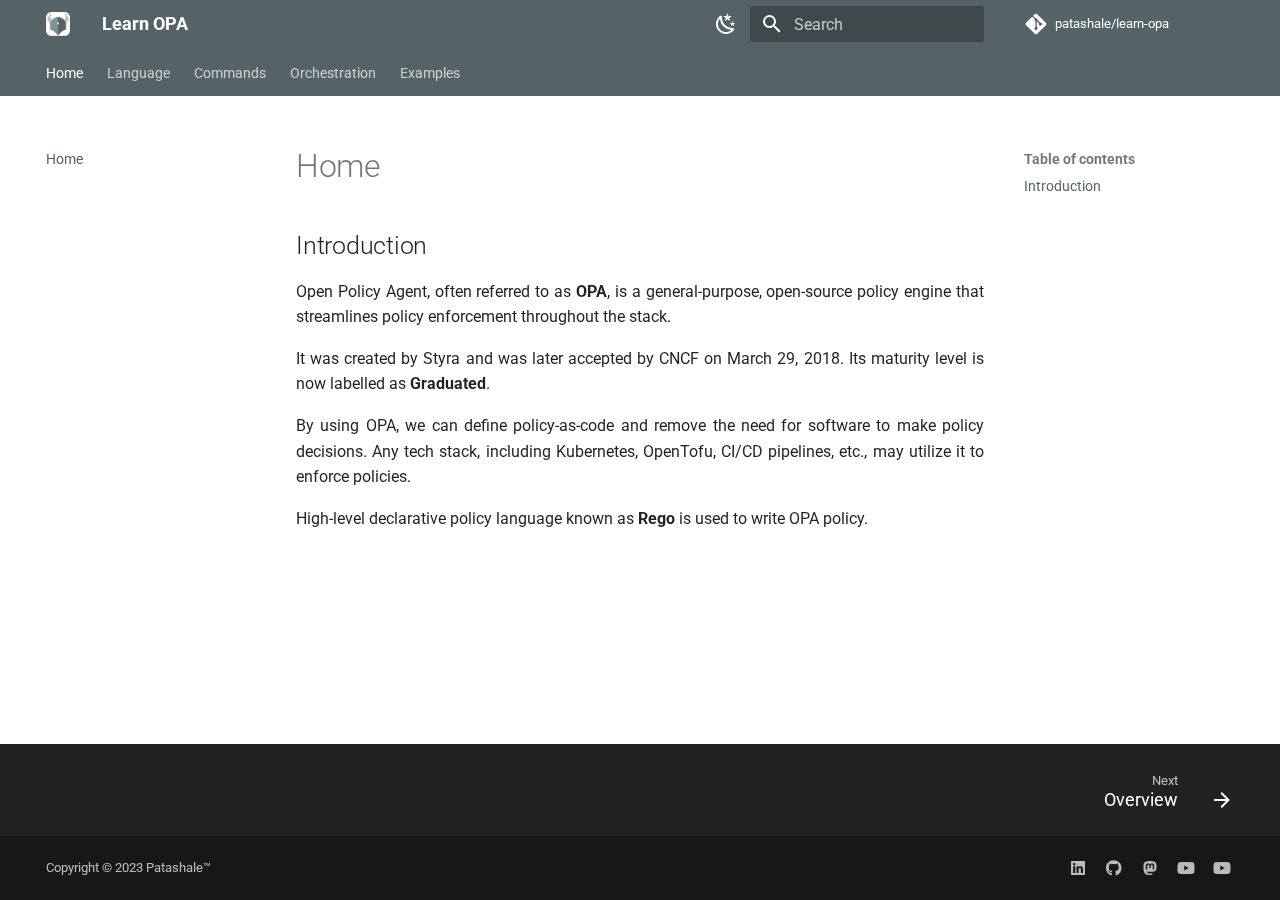
<file: index.html>
<!doctype html><html lang=en class=no-js> <head><meta charset=utf-8><meta name=viewport content="width=device-width,initial-scale=1"><meta name=description content="Learn everything about Open Policy Agent(OPA) here at Patashale™."><meta name=author content=Patashale™><link href=https://www.patashale.in/learn-opa/ rel=canonical><link href=en/language/overview/ rel=next><link rel=icon href=assets/images/favicon.png><meta name=generator content="mkdocs-1.5.3, mkdocs-material-9.4.14"><title>Learn OPA</title><link rel=stylesheet href=assets/stylesheets/main.fad675c6.min.css><link rel=stylesheet href=assets/stylesheets/palette.356b1318.min.css><link rel=preconnect href=https://fonts.gstatic.com crossorigin><link rel=stylesheet href="https://fonts.googleapis.com/css?family=Roboto:300,300i,400,400i,700,700i%7CRoboto+Mono:400,400i,700,700i&display=fallback"><style>:root{--md-text-font:"Roboto";--md-code-font:"Roboto Mono"}</style><link rel=stylesheet href=stylesheets/extra.css><script>__md_scope=new URL(".",location),__md_hash=e=>[...e].reduce((e,_)=>(e<<5)-e+_.charCodeAt(0),0),__md_get=(e,_=localStorage,t=__md_scope)=>JSON.parse(_.getItem(t.pathname+"."+e)),__md_set=(e,_,t=localStorage,a=__md_scope)=>{try{t.setItem(a.pathname+"."+e,JSON.stringify(_))}catch(e){}}</script><meta property=og:type content=website><meta property=og:title content=Home><meta property=og:description content="Learn everything about Open Policy Agent(OPA) here at Patashale™."><meta property=og:image content=https://www.patashale.in/learn-opa/assets/images/social/index.png><meta property=og:image:type content=image/png><meta property=og:image:width content=1200><meta property=og:image:height content=630><meta content=https://www.patashale.in/learn-opa/ property=og:url><meta name=twitter:card content=summary_large_image><meta name=twitter:title content=Home><meta name=twitter:description content="Learn everything about Open Policy Agent(OPA) here at Patashale™."><meta name=twitter:image content=https://www.patashale.in/learn-opa/assets/images/social/index.png></head> <body dir=ltr data-md-color-scheme=default data-md-color-primary=indigo data-md-color-accent=indigo> <script>var palette=__md_get("__palette");if(palette&&"object"==typeof palette.color)for(var key of Object.keys(palette.color))document.body.setAttribute("data-md-color-"+key,palette.color[key])</script> <input class=md-toggle data-md-toggle=drawer type=checkbox id=__drawer autocomplete=off> <input class=md-toggle data-md-toggle=search type=checkbox id=__search autocomplete=off> <label class=md-overlay for=__drawer></label> <div data-md-component=skip> <a href=#introduction class=md-skip> Skip to content </a> </div> <div data-md-component=announce> </div> <header class=md-header data-md-component=header> <nav class="md-header__inner md-grid" aria-label=Header> <a href=. title="Learn OPA" class="md-header__button md-logo" aria-label="Learn OPA" data-md-component=logo> <img src=assets/logo.png alt=logo> </a> <label class="md-header__button md-icon" for=__drawer> <svg xmlns=http://www.w3.org/2000/svg viewbox="0 0 24 24"><path d="M3 6h18v2H3V6m0 5h18v2H3v-2m0 5h18v2H3v-2Z"/></svg> </label> <div class=md-header__title data-md-component=header-title> <div class=md-header__ellipsis> <div class=md-header__topic> <span class=md-ellipsis> Learn OPA </span> </div> <div class=md-header__topic data-md-component=header-topic> <span class=md-ellipsis> Home </span> </div> </div> </div> <form class=md-header__option data-md-component=palette> <input class=md-option data-md-color-media data-md-color-scheme=default data-md-color-primary=indigo data-md-color-accent=indigo aria-label="Switch to dark mode" type=radio name=__palette id=__palette_1> <label class="md-header__button md-icon" title="Switch to dark mode" for=__palette_2 hidden> <svg xmlns=http://www.w3.org/2000/svg viewbox="0 0 24 24"><path d="m17.75 4.09-2.53 1.94.91 3.06-2.63-1.81-2.63 1.81.91-3.06-2.53-1.94L12.44 4l1.06-3 1.06 3 3.19.09m3.5 6.91-1.64 1.25.59 1.98-1.7-1.17-1.7 1.17.59-1.98L15.75 11l2.06-.05L18.5 9l.69 1.95 2.06.05m-2.28 4.95c.83-.08 1.72 1.1 1.19 1.85-.32.45-.66.87-1.08 1.27C15.17 23 8.84 23 4.94 19.07c-3.91-3.9-3.91-10.24 0-14.14.4-.4.82-.76 1.27-1.08.75-.53 1.93.36 1.85 1.19-.27 2.86.69 5.83 2.89 8.02a9.96 9.96 0 0 0 8.02 2.89m-1.64 2.02a12.08 12.08 0 0 1-7.8-3.47c-2.17-2.19-3.33-5-3.49-7.82-2.81 3.14-2.7 7.96.31 10.98 3.02 3.01 7.84 3.12 10.98.31Z"/></svg> </label> <input class=md-option data-md-color-media data-md-color-scheme=slate data-md-color-primary=blue-grey data-md-color-accent=indigo aria-label="Switch to light mode" type=radio name=__palette id=__palette_2> <label class="md-header__button md-icon" title="Switch to light mode" for=__palette_1 hidden> <svg xmlns=http://www.w3.org/2000/svg viewbox="0 0 24 24"><path d="M12 7a5 5 0 0 1 5 5 5 5 0 0 1-5 5 5 5 0 0 1-5-5 5 5 0 0 1 5-5m0 2a3 3 0 0 0-3 3 3 3 0 0 0 3 3 3 3 0 0 0 3-3 3 3 0 0 0-3-3m0-7 2.39 3.42C13.65 5.15 12.84 5 12 5c-.84 0-1.65.15-2.39.42L12 2M3.34 7l4.16-.35A7.2 7.2 0 0 0 5.94 8.5c-.44.74-.69 1.5-.83 2.29L3.34 7m.02 10 1.76-3.77a7.131 7.131 0 0 0 2.38 4.14L3.36 17M20.65 7l-1.77 3.79a7.023 7.023 0 0 0-2.38-4.15l4.15.36m-.01 10-4.14.36c.59-.51 1.12-1.14 1.54-1.86.42-.73.69-1.5.83-2.29L20.64 17M12 22l-2.41-3.44c.74.27 1.55.44 2.41.44.82 0 1.63-.17 2.37-.44L12 22Z"/></svg> </label> </form> <label class="md-header__button md-icon" for=__search> <svg xmlns=http://www.w3.org/2000/svg viewbox="0 0 24 24"><path d="M9.5 3A6.5 6.5 0 0 1 16 9.5c0 1.61-.59 3.09-1.56 4.23l.27.27h.79l5 5-1.5 1.5-5-5v-.79l-.27-.27A6.516 6.516 0 0 1 9.5 16 6.5 6.5 0 0 1 3 9.5 6.5 6.5 0 0 1 9.5 3m0 2C7 5 5 7 5 9.5S7 14 9.5 14 14 12 14 9.5 12 5 9.5 5Z"/></svg> </label> <div class=md-search data-md-component=search role=dialog> <label class=md-search__overlay for=__search></label> <div class=md-search__inner role=search> <form class=md-search__form name=search> <input type=text class=md-search__input name=query aria-label=Search placeholder=Search autocapitalize=off autocorrect=off autocomplete=off spellcheck=false data-md-component=search-query required> <label class="md-search__icon md-icon" for=__search> <svg xmlns=http://www.w3.org/2000/svg viewbox="0 0 24 24"><path d="M9.5 3A6.5 6.5 0 0 1 16 9.5c0 1.61-.59 3.09-1.56 4.23l.27.27h.79l5 5-1.5 1.5-5-5v-.79l-.27-.27A6.516 6.516 0 0 1 9.5 16 6.5 6.5 0 0 1 3 9.5 6.5 6.5 0 0 1 9.5 3m0 2C7 5 5 7 5 9.5S7 14 9.5 14 14 12 14 9.5 12 5 9.5 5Z"/></svg> <svg xmlns=http://www.w3.org/2000/svg viewbox="0 0 24 24"><path d="M20 11v2H8l5.5 5.5-1.42 1.42L4.16 12l7.92-7.92L13.5 5.5 8 11h12Z"/></svg> </label> <nav class=md-search__options aria-label=Search> <button type=reset class="md-search__icon md-icon" title=Clear aria-label=Clear tabindex=-1> <svg xmlns=http://www.w3.org/2000/svg viewbox="0 0 24 24"><path d="M19 6.41 17.59 5 12 10.59 6.41 5 5 6.41 10.59 12 5 17.59 6.41 19 12 13.41 17.59 19 19 17.59 13.41 12 19 6.41Z"/></svg> </button> </nav> </form> <div class=md-search__output> <div class=md-search__scrollwrap data-md-scrollfix> <div class=md-search-result data-md-component=search-result> <div class=md-search-result__meta> Initializing search </div> <ol class=md-search-result__list role=presentation></ol> </div> </div> </div> </div> </div> <div class=md-header__source> <a href=https://github.com/patashale/learn-opa title="Go to repository" class=md-source data-md-component=source> <div class="md-source__icon md-icon"> <svg xmlns=http://www.w3.org/2000/svg viewbox="0 0 448 512"><!-- Font Awesome Free 6.4.2 by @fontawesome - https://fontawesome.com License - https://fontawesome.com/license/free (Icons: CC BY 4.0, Fonts: SIL OFL 1.1, Code: MIT License) Copyright 2023 Fonticons, Inc.--><path d="M439.55 236.05 244 40.45a28.87 28.87 0 0 0-40.81 0l-40.66 40.63 51.52 51.52c27.06-9.14 52.68 16.77 43.39 43.68l49.66 49.66c34.23-11.8 61.18 31 35.47 56.69-26.49 26.49-70.21-2.87-56-37.34L240.22 199v121.85c25.3 12.54 22.26 41.85 9.08 55a34.34 34.34 0 0 1-48.55 0c-17.57-17.6-11.07-46.91 11.25-56v-123c-20.8-8.51-24.6-30.74-18.64-45L142.57 101 8.45 235.14a28.86 28.86 0 0 0 0 40.81l195.61 195.6a28.86 28.86 0 0 0 40.8 0l194.69-194.69a28.86 28.86 0 0 0 0-40.81z"/></svg> </div> <div class=md-source__repository> patashale/learn-opa </div> </a> </div> </nav> </header> <div class=md-container data-md-component=container> <nav class=md-tabs aria-label=Tabs data-md-component=tabs> <div class=md-grid> <ul class=md-tabs__list> <li class="md-tabs__item md-tabs__item--active"> <a href=. class=md-tabs__link> Home </a> </li> <li class=md-tabs__item> <a href=en/language/overview/ class=md-tabs__link> Language </a> </li> <li class=md-tabs__item> <a href=en/commands/overview/ class=md-tabs__link> Commands </a> </li> <li class=md-tabs__item> <a href=en/orchestration/overview/ class=md-tabs__link> Orchestration </a> </li> <li class=md-tabs__item> <a href=en/examples/overview/ class=md-tabs__link> Examples </a> </li> </ul> </div> </nav> <main class=md-main data-md-component=main> <div class="md-main__inner md-grid"> <div class="md-sidebar md-sidebar--primary" data-md-component=sidebar data-md-type=navigation> <div class=md-sidebar__scrollwrap> <div class=md-sidebar__inner> <nav class="md-nav md-nav--primary md-nav--lifted" aria-label=Navigation data-md-level=0> <label class=md-nav__title for=__drawer> <a href=. title="Learn OPA" class="md-nav__button md-logo" aria-label="Learn OPA" data-md-component=logo> <img src=assets/logo.png alt=logo> </a> Learn OPA </label> <div class=md-nav__source> <a href=https://github.com/patashale/learn-opa title="Go to repository" class=md-source data-md-component=source> <div class="md-source__icon md-icon"> <svg xmlns=http://www.w3.org/2000/svg viewbox="0 0 448 512"><!-- Font Awesome Free 6.4.2 by @fontawesome - https://fontawesome.com License - https://fontawesome.com/license/free (Icons: CC BY 4.0, Fonts: SIL OFL 1.1, Code: MIT License) Copyright 2023 Fonticons, Inc.--><path d="M439.55 236.05 244 40.45a28.87 28.87 0 0 0-40.81 0l-40.66 40.63 51.52 51.52c27.06-9.14 52.68 16.77 43.39 43.68l49.66 49.66c34.23-11.8 61.18 31 35.47 56.69-26.49 26.49-70.21-2.87-56-37.34L240.22 199v121.85c25.3 12.54 22.26 41.85 9.08 55a34.34 34.34 0 0 1-48.55 0c-17.57-17.6-11.07-46.91 11.25-56v-123c-20.8-8.51-24.6-30.74-18.64-45L142.57 101 8.45 235.14a28.86 28.86 0 0 0 0 40.81l195.61 195.6a28.86 28.86 0 0 0 40.8 0l194.69-194.69a28.86 28.86 0 0 0 0-40.81z"/></svg> </div> <div class=md-source__repository> patashale/learn-opa </div> </a> </div> <ul class=md-nav__list data-md-scrollfix> <li class="md-nav__item md-nav__item--active"> <input class="md-nav__toggle md-toggle" type=checkbox id=__toc> <label class="md-nav__link md-nav__link--active" for=__toc> <span class=md-ellipsis> Home </span> <span class="md-nav__icon md-icon"></span> </label> <a href=. class="md-nav__link md-nav__link--active"> <span class=md-ellipsis> Home </span> </a> <nav class="md-nav md-nav--secondary" aria-label="Table of contents"> <label class=md-nav__title for=__toc> <span class="md-nav__icon md-icon"></span> Table of contents </label> <ul class=md-nav__list data-md-component=toc data-md-scrollfix> <li class=md-nav__item> <a href=#introduction class=md-nav__link> <span class=md-ellipsis> Introduction </span> </a> </li> </ul> </nav> </li> <li class="md-nav__item md-nav__item--section md-nav__item--nested"> <input class="md-nav__toggle md-toggle " type=checkbox id=__nav_2> <label class=md-nav__link for=__nav_2 id=__nav_2_label tabindex> <span class=md-ellipsis> Language </span> <span class="md-nav__icon md-icon"></span> </label> <nav class=md-nav data-md-level=1 aria-labelledby=__nav_2_label aria-expanded=false> <label class=md-nav__title for=__nav_2> <span class="md-nav__icon md-icon"></span> Language </label> <ul class=md-nav__list data-md-scrollfix> <li class=md-nav__item> <a href=en/language/overview/ class=md-nav__link> <span class=md-ellipsis> Overview </span> </a> </li> <li class="md-nav__item md-nav__item--nested"> <input class="md-nav__toggle md-toggle " type=checkbox id=__nav_2_2> <label class=md-nav__link for=__nav_2_2 id=__nav_2_2_label tabindex=0> <span class=md-ellipsis> Development </span> <span class="md-nav__icon md-icon"></span> </label> <nav class=md-nav data-md-level=2 aria-labelledby=__nav_2_2_label aria-expanded=false> <label class=md-nav__title for=__nav_2_2> <span class="md-nav__icon md-icon"></span> Development </label> <ul class=md-nav__list data-md-scrollfix> <li class=md-nav__item> <a href=en/testing/overview.md class=md-nav__link> <span class=md-ellipsis> Overview </span> </a> </li> </ul> </nav> </li> <li class="md-nav__item md-nav__item--nested"> <input class="md-nav__toggle md-toggle " type=checkbox id=__nav_2_3> <label class=md-nav__link for=__nav_2_3 id=__nav_2_3_label tabindex=0> <span class=md-ellipsis> Testing </span> <span class="md-nav__icon md-icon"></span> </label> <nav class=md-nav data-md-level=2 aria-labelledby=__nav_2_3_label aria-expanded=false> <label class=md-nav__title for=__nav_2_3> <span class="md-nav__icon md-icon"></span> Testing </label> <ul class=md-nav__list data-md-scrollfix> <li class=md-nav__item> <a href=en/testing/overview.md class=md-nav__link> <span class=md-ellipsis> Overview </span> </a> </li> </ul> </nav> </li> </ul> </nav> </li> <li class="md-nav__item md-nav__item--section md-nav__item--nested"> <input class="md-nav__toggle md-toggle " type=checkbox id=__nav_3> <label class=md-nav__link for=__nav_3 id=__nav_3_label tabindex> <span class=md-ellipsis> Commands </span> <span class="md-nav__icon md-icon"></span> </label> <nav class=md-nav data-md-level=1 aria-labelledby=__nav_3_label aria-expanded=false> <label class=md-nav__title for=__nav_3> <span class="md-nav__icon md-icon"></span> Commands </label> <ul class=md-nav__list data-md-scrollfix> <li class=md-nav__item> <a href=en/commands/overview/ class=md-nav__link> <span class=md-ellipsis> Overview </span> </a> </li> </ul> </nav> </li> <li class="md-nav__item md-nav__item--section md-nav__item--nested"> <input class="md-nav__toggle md-toggle " type=checkbox id=__nav_4> <label class=md-nav__link for=__nav_4 id=__nav_4_label tabindex> <span class=md-ellipsis> Orchestration </span> <span class="md-nav__icon md-icon"></span> </label> <nav class=md-nav data-md-level=1 aria-labelledby=__nav_4_label aria-expanded=false> <label class=md-nav__title for=__nav_4> <span class="md-nav__icon md-icon"></span> Orchestration </label> <ul class=md-nav__list data-md-scrollfix> <li class=md-nav__item> <a href=en/orchestration/overview/ class=md-nav__link> <span class=md-ellipsis> Overview </span> </a> </li> <li class="md-nav__item md-nav__item--nested"> <input class="md-nav__toggle md-toggle " type=checkbox id=__nav_4_2> <label class=md-nav__link for=__nav_4_2 id=__nav_4_2_label tabindex=0> <span class=md-ellipsis> Installation </span> <span class="md-nav__icon md-icon"></span> </label> <nav class=md-nav data-md-level=2 aria-labelledby=__nav_4_2_label aria-expanded=false> <label class=md-nav__title for=__nav_4_2> <span class="md-nav__icon md-icon"></span> Installation </label> <ul class=md-nav__list data-md-scrollfix> <li class=md-nav__item> <a href=en/orchestration/installation/overview/ class=md-nav__link> <span class=md-ellipsis> Overview </span> </a> </li> </ul> </nav> </li> <li class="md-nav__item md-nav__item--nested"> <input class="md-nav__toggle md-toggle " type=checkbox id=__nav_4_3> <label class=md-nav__link for=__nav_4_3 id=__nav_4_3_label tabindex=0> <span class=md-ellipsis> Security </span> <span class="md-nav__icon md-icon"></span> </label> <nav class=md-nav data-md-level=2 aria-labelledby=__nav_4_3_label aria-expanded=false> <label class=md-nav__title for=__nav_4_3> <span class="md-nav__icon md-icon"></span> Security </label> <ul class=md-nav__list data-md-scrollfix> <li class=md-nav__item> <a href=en/orchestration/security/overview/ class=md-nav__link> <span class=md-ellipsis> Overview </span> </a> </li> </ul> </nav> </li> <li class="md-nav__item md-nav__item--nested"> <input class="md-nav__toggle md-toggle " type=checkbox id=__nav_4_4> <label class=md-nav__link for=__nav_4_4 id=__nav_4_4_label tabindex=0> <span class=md-ellipsis> Performance </span> <span class="md-nav__icon md-icon"></span> </label> <nav class=md-nav data-md-level=2 aria-labelledby=__nav_4_4_label aria-expanded=false> <label class=md-nav__title for=__nav_4_4> <span class="md-nav__icon md-icon"></span> Performance </label> <ul class=md-nav__list data-md-scrollfix> <li class=md-nav__item> <a href=en/orchestration/performance/overview/ class=md-nav__link> <span class=md-ellipsis> Overview </span> </a> </li> </ul> </nav> </li> </ul> </nav> </li> <li class="md-nav__item md-nav__item--section md-nav__item--nested"> <input class="md-nav__toggle md-toggle " type=checkbox id=__nav_5> <label class=md-nav__link for=__nav_5 id=__nav_5_label tabindex> <span class=md-ellipsis> Examples </span> <span class="md-nav__icon md-icon"></span> </label> <nav class=md-nav data-md-level=1 aria-labelledby=__nav_5_label aria-expanded=false> <label class=md-nav__title for=__nav_5> <span class="md-nav__icon md-icon"></span> Examples </label> <ul class=md-nav__list data-md-scrollfix> <li class=md-nav__item> <a href=en/examples/overview/ class=md-nav__link> <span class=md-ellipsis> Overview </span> </a> </li> <li class="md-nav__item md-nav__item--nested"> <input class="md-nav__toggle md-toggle " type=checkbox id=__nav_5_2> <label class=md-nav__link for=__nav_5_2 id=__nav_5_2_label tabindex=0> <span class=md-ellipsis> Kubernetes </span> <span class="md-nav__icon md-icon"></span> </label> <nav class=md-nav data-md-level=2 aria-labelledby=__nav_5_2_label aria-expanded=false> <label class=md-nav__title for=__nav_5_2> <span class="md-nav__icon md-icon"></span> Kubernetes </label> <ul class=md-nav__list data-md-scrollfix> <li class=md-nav__item> <a href=en/kubernetes/overview.md class=md-nav__link> <span class=md-ellipsis> Overview </span> </a> </li> </ul> </nav> </li> <li class="md-nav__item md-nav__item--nested"> <input class="md-nav__toggle md-toggle " type=checkbox id=__nav_5_3> <label class=md-nav__link for=__nav_5_3 id=__nav_5_3_label tabindex=0> <span class=md-ellipsis> OpenTofu </span> <span class="md-nav__icon md-icon"></span> </label> <nav class=md-nav data-md-level=2 aria-labelledby=__nav_5_3_label aria-expanded=false> <label class=md-nav__title for=__nav_5_3> <span class="md-nav__icon md-icon"></span> OpenTofu </label> <ul class=md-nav__list data-md-scrollfix> <li class=md-nav__item> <a href=en/opentofu/overview.md class=md-nav__link> <span class=md-ellipsis> Overview </span> </a> </li> </ul> </nav> </li> </ul> </nav> </li> </ul> </nav> </div> </div> </div> <div class="md-sidebar md-sidebar--secondary" data-md-component=sidebar data-md-type=toc> <div class=md-sidebar__scrollwrap> <div class=md-sidebar__inner> <nav class="md-nav md-nav--secondary" aria-label="Table of contents"> <label class=md-nav__title for=__toc> <span class="md-nav__icon md-icon"></span> Table of contents </label> <ul class=md-nav__list data-md-component=toc data-md-scrollfix> <li class=md-nav__item> <a href=#introduction class=md-nav__link> <span class=md-ellipsis> Introduction </span> </a> </li> </ul> </nav> </div> </div> </div> <div class=md-content data-md-component=content> <article class="md-content__inner md-typeset"> <h1>Home</h1> <h2 id=introduction>Introduction</h2> <p>Open Policy Agent, often referred to as <strong>OPA</strong>, is a general-purpose, open-source policy engine that streamlines policy enforcement throughout the stack.</p> <p>It was created by Styra and was later accepted by CNCF on March 29, 2018. Its maturity level is now labelled as <strong>Graduated</strong>.</p> <p>By using OPA, we can define policy-as-code and remove the need for software to make policy decisions. Any tech stack, including Kubernetes, OpenTofu, CI/CD pipelines, etc., may utilize it to enforce policies.</p> <p>High-level declarative policy language known as <strong>Rego</strong> is used to write OPA policy. </p> </article> </div> </div> </main> <footer class=md-footer> <nav class="md-footer__inner md-grid" aria-label=Footer> <a href=en/language/overview/ class="md-footer__link md-footer__link--next" aria-label="Next: Overview"> <div class=md-footer__title> <span class=md-footer__direction> Next </span> <div class=md-ellipsis> Overview </div> </div> <div class="md-footer__button md-icon"> <svg xmlns=http://www.w3.org/2000/svg viewbox="0 0 24 24"><path d="M4 11v2h12l-5.5 5.5 1.42 1.42L19.84 12l-7.92-7.92L10.5 5.5 16 11H4Z"/></svg> </div> </a> </nav> <div class="md-footer-meta md-typeset"> <div class="md-footer-meta__inner md-grid"> <div class=md-copyright> <div class=md-copyright__highlight> Copyright &copy; 2023 Patashale™ </div> </div> <div class=md-social> <a href=https://linkedin.com/company/patashale target=_blank rel=noopener title="Patashale™ on LinkedIn" class=md-social__link> <svg xmlns=http://www.w3.org/2000/svg viewbox="0 0 448 512"><!-- Font Awesome Free 6.4.2 by @fontawesome - https://fontawesome.com License - https://fontawesome.com/license/free (Icons: CC BY 4.0, Fonts: SIL OFL 1.1, Code: MIT License) Copyright 2023 Fonticons, Inc.--><path d="M416 32H31.9C14.3 32 0 46.5 0 64.3v383.4C0 465.5 14.3 480 31.9 480H416c17.6 0 32-14.5 32-32.3V64.3c0-17.8-14.4-32.3-32-32.3zM135.4 416H69V202.2h66.5V416zm-33.2-243c-21.3 0-38.5-17.3-38.5-38.5S80.9 96 102.2 96c21.2 0 38.5 17.3 38.5 38.5 0 21.3-17.2 38.5-38.5 38.5zm282.1 243h-66.4V312c0-24.8-.5-56.7-34.5-56.7-34.6 0-39.9 27-39.9 54.9V416h-66.4V202.2h63.7v29.2h.9c8.9-16.8 30.6-34.5 62.9-34.5 67.2 0 79.7 44.3 79.7 101.9V416z"/></svg> </a> <a href=https://github.com/patashale target=_blank rel=noopener title="Patashale™ on GitHub" class=md-social__link> <svg xmlns=http://www.w3.org/2000/svg viewbox="0 0 496 512"><!-- Font Awesome Free 6.4.2 by @fontawesome - https://fontawesome.com License - https://fontawesome.com/license/free (Icons: CC BY 4.0, Fonts: SIL OFL 1.1, Code: MIT License) Copyright 2023 Fonticons, Inc.--><path d="M165.9 397.4c0 2-2.3 3.6-5.2 3.6-3.3.3-5.6-1.3-5.6-3.6 0-2 2.3-3.6 5.2-3.6 3-.3 5.6 1.3 5.6 3.6zm-31.1-4.5c-.7 2 1.3 4.3 4.3 4.9 2.6 1 5.6 0 6.2-2s-1.3-4.3-4.3-5.2c-2.6-.7-5.5.3-6.2 2.3zm44.2-1.7c-2.9.7-4.9 2.6-4.6 4.9.3 2 2.9 3.3 5.9 2.6 2.9-.7 4.9-2.6 4.6-4.6-.3-1.9-3-3.2-5.9-2.9zM244.8 8C106.1 8 0 113.3 0 252c0 110.9 69.8 205.8 169.5 239.2 12.8 2.3 17.3-5.6 17.3-12.1 0-6.2-.3-40.4-.3-61.4 0 0-70 15-84.7-29.8 0 0-11.4-29.1-27.8-36.6 0 0-22.9-15.7 1.6-15.4 0 0 24.9 2 38.6 25.8 21.9 38.6 58.6 27.5 72.9 20.9 2.3-16 8.8-27.1 16-33.7-55.9-6.2-112.3-14.3-112.3-110.5 0-27.5 7.6-41.3 23.6-58.9-2.6-6.5-11.1-33.3 2.6-67.9 20.9-6.5 69 27 69 27 20-5.6 41.5-8.5 62.8-8.5s42.8 2.9 62.8 8.5c0 0 48.1-33.6 69-27 13.7 34.7 5.2 61.4 2.6 67.9 16 17.7 25.8 31.5 25.8 58.9 0 96.5-58.9 104.2-114.8 110.5 9.2 7.9 17 22.9 17 46.4 0 33.7-.3 75.4-.3 83.6 0 6.5 4.6 14.4 17.3 12.1C428.2 457.8 496 362.9 496 252 496 113.3 383.5 8 244.8 8zM97.2 352.9c-1.3 1-1 3.3.7 5.2 1.6 1.6 3.9 2.3 5.2 1 1.3-1 1-3.3-.7-5.2-1.6-1.6-3.9-2.3-5.2-1zm-10.8-8.1c-.7 1.3.3 2.9 2.3 3.9 1.6 1 3.6.7 4.3-.7.7-1.3-.3-2.9-2.3-3.9-2-.6-3.6-.3-4.3.7zm32.4 35.6c-1.6 1.3-1 4.3 1.3 6.2 2.3 2.3 5.2 2.6 6.5 1 1.3-1.3.7-4.3-1.3-6.2-2.2-2.3-5.2-2.6-6.5-1zm-11.4-14.7c-1.6 1-1.6 3.6 0 5.9 1.6 2.3 4.3 3.3 5.6 2.3 1.6-1.3 1.6-3.9 0-6.2-1.4-2.3-4-3.3-5.6-2z"/></svg> </a> <a href=https://mastodon.social/@patashale target=_blank rel="noopener me" title="Patashale™ on Mastodon" class=md-social__link> <svg xmlns=http://www.w3.org/2000/svg viewbox="0 0 448 512"><!-- Font Awesome Free 6.4.2 by @fontawesome - https://fontawesome.com License - https://fontawesome.com/license/free (Icons: CC BY 4.0, Fonts: SIL OFL 1.1, Code: MIT License) Copyright 2023 Fonticons, Inc.--><path d="M433 179.11c0-97.2-63.71-125.7-63.71-125.7-62.52-28.7-228.56-28.4-290.48 0 0 0-63.72 28.5-63.72 125.7 0 115.7-6.6 259.4 105.63 289.1 40.51 10.7 75.32 13 103.33 11.4 50.81-2.8 79.32-18.1 79.32-18.1l-1.7-36.9s-36.31 11.4-77.12 10.1c-40.41-1.4-83-4.4-89.63-54a102.54 102.54 0 0 1-.9-13.9c85.63 20.9 158.65 9.1 178.75 6.7 56.12-6.7 105-41.3 111.23-72.9 9.8-49.8 9-121.5 9-121.5zm-75.12 125.2h-46.63v-114.2c0-49.7-64-51.6-64 6.9v62.5h-46.33V197c0-58.5-64-56.6-64-6.9v114.2H90.19c0-122.1-5.2-147.9 18.41-175 25.9-28.9 79.82-30.8 103.83 6.1l11.6 19.5 11.6-19.5c24.11-37.1 78.12-34.8 103.83-6.1 23.71 27.3 18.4 53 18.4 175z"/></svg> </a> <a href=https://youtube.com/@patashale target=_blank rel=noopener title="Patashale™ on YouTube" class=md-social__link> <svg xmlns=http://www.w3.org/2000/svg viewbox="0 0 576 512"><!-- Font Awesome Free 6.4.2 by @fontawesome - https://fontawesome.com License - https://fontawesome.com/license/free (Icons: CC BY 4.0, Fonts: SIL OFL 1.1, Code: MIT License) Copyright 2023 Fonticons, Inc.--><path d="M549.655 124.083c-6.281-23.65-24.787-42.276-48.284-48.597C458.781 64 288 64 288 64S117.22 64 74.629 75.486c-23.497 6.322-42.003 24.947-48.284 48.597-11.412 42.867-11.412 132.305-11.412 132.305s0 89.438 11.412 132.305c6.281 23.65 24.787 41.5 48.284 47.821C117.22 448 288 448 288 448s170.78 0 213.371-11.486c23.497-6.321 42.003-24.171 48.284-47.821 11.412-42.867 11.412-132.305 11.412-132.305s0-89.438-11.412-132.305zm-317.51 213.508V175.185l142.739 81.205-142.739 81.201z"/></svg> </a> <a href=https://youtube.com/@learn-opa target=_blank rel=noopener title="Learn OPA on YouTube" class=md-social__link> <svg xmlns=http://www.w3.org/2000/svg viewbox="0 0 576 512"><!-- Font Awesome Free 6.4.2 by @fontawesome - https://fontawesome.com License - https://fontawesome.com/license/free (Icons: CC BY 4.0, Fonts: SIL OFL 1.1, Code: MIT License) Copyright 2023 Fonticons, Inc.--><path d="M549.655 124.083c-6.281-23.65-24.787-42.276-48.284-48.597C458.781 64 288 64 288 64S117.22 64 74.629 75.486c-23.497 6.322-42.003 24.947-48.284 48.597-11.412 42.867-11.412 132.305-11.412 132.305s0 89.438 11.412 132.305c6.281 23.65 24.787 41.5 48.284 47.821C117.22 448 288 448 288 448s170.78 0 213.371-11.486c23.497-6.321 42.003-24.171 48.284-47.821 11.412-42.867 11.412-132.305 11.412-132.305s0-89.438-11.412-132.305zm-317.51 213.508V175.185l142.739 81.205-142.739 81.201z"/></svg> </a> </div> </div> </div> </footer> </div> <div class=md-dialog data-md-component=dialog> <div class="md-dialog__inner md-typeset"></div> </div> <script id=__config type=application/json>{"base": ".", "features": ["navigation.footer", "navigation.tabs", "content.tooltips"], "search": "assets/javascripts/workers/search.f886a092.min.js", "translations": {"clipboard.copied": "Copied to clipboard", "clipboard.copy": "Copy to clipboard", "search.result.more.one": "1 more on this page", "search.result.more.other": "# more on this page", "search.result.none": "No matching documents", "search.result.one": "1 matching document", "search.result.other": "# matching documents", "search.result.placeholder": "Type to start searching", "search.result.term.missing": "Missing", "select.version": "Select version"}}</script> <script src=assets/javascripts/bundle.cd18aaf1.min.js></script> </body> </html>
</file>
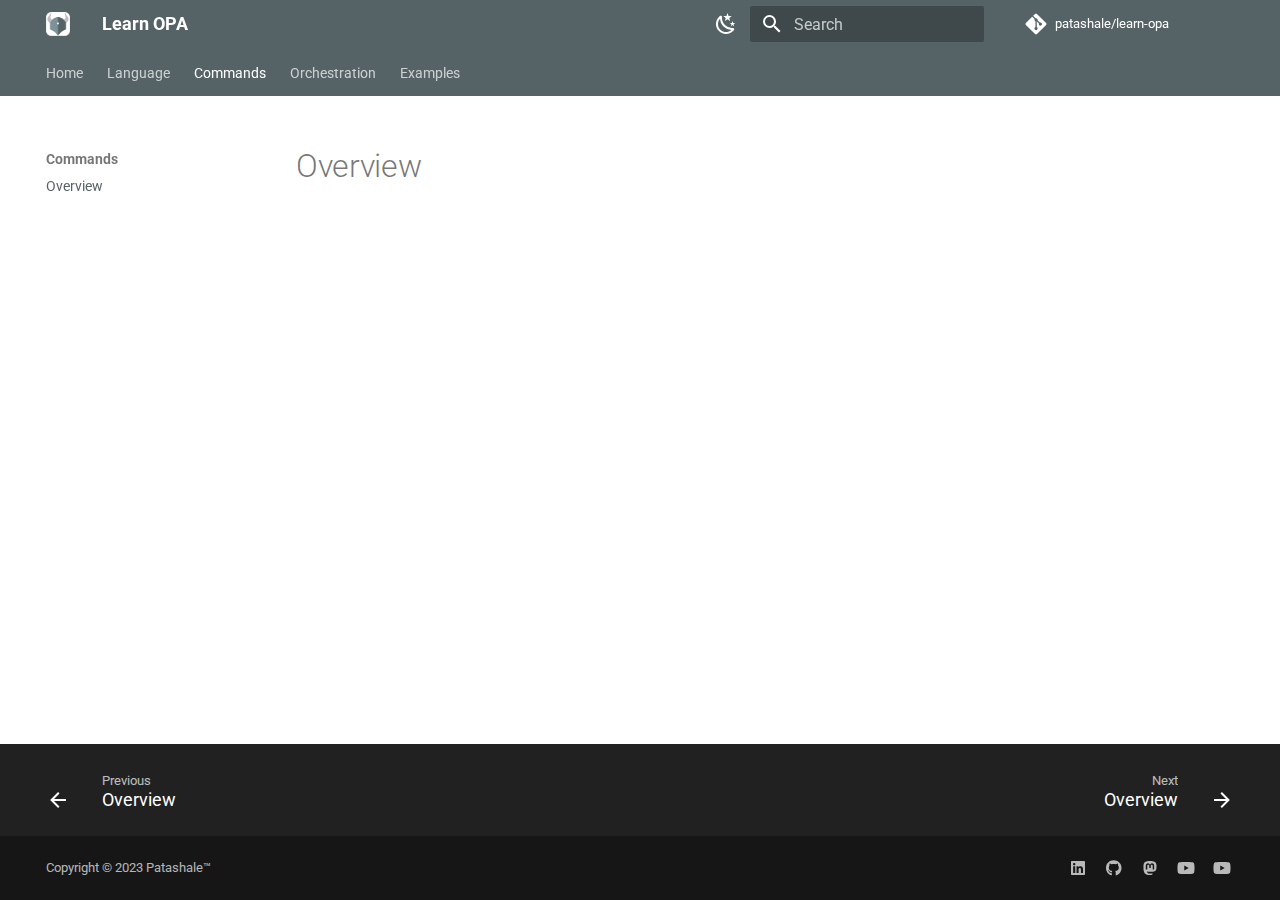
<file: en/commands/overview/index.html>
<!doctype html><html lang=en class=no-js> <head><meta charset=utf-8><meta name=viewport content="width=device-width,initial-scale=1"><meta name=description content="Learn everything about Open Policy Agent(OPA) here at Patashale™."><meta name=author content=Patashale™><link href=https://www.patashale.in/learn-opa/en/commands/overview/ rel=canonical><link href=../../language/overview/ rel=prev><link href=../../orchestration/overview/ rel=next><link rel=icon href=../../../assets/images/favicon.png><meta name=generator content="mkdocs-1.5.3, mkdocs-material-9.4.14"><title>Overview - Learn OPA</title><link rel=stylesheet href=../../../assets/stylesheets/main.fad675c6.min.css><link rel=stylesheet href=../../../assets/stylesheets/palette.356b1318.min.css><link rel=preconnect href=https://fonts.gstatic.com crossorigin><link rel=stylesheet href="https://fonts.googleapis.com/css?family=Roboto:300,300i,400,400i,700,700i%7CRoboto+Mono:400,400i,700,700i&display=fallback"><style>:root{--md-text-font:"Roboto";--md-code-font:"Roboto Mono"}</style><link rel=stylesheet href=../../../stylesheets/extra.css><script>__md_scope=new URL("../../..",location),__md_hash=e=>[...e].reduce((e,_)=>(e<<5)-e+_.charCodeAt(0),0),__md_get=(e,_=localStorage,t=__md_scope)=>JSON.parse(_.getItem(t.pathname+"."+e)),__md_set=(e,_,t=localStorage,a=__md_scope)=>{try{t.setItem(a.pathname+"."+e,JSON.stringify(_))}catch(e){}}</script><meta property=og:type content=website><meta property=og:title content="Overview - Learn OPA"><meta property=og:description content="Learn everything about Open Policy Agent(OPA) here at Patashale™."><meta property=og:image content=https://www.patashale.in/learn-opa/assets/images/social/en/commands/overview.png><meta property=og:image:type content=image/png><meta property=og:image:width content=1200><meta property=og:image:height content=630><meta content=https://www.patashale.in/learn-opa/en/commands/overview/ property=og:url><meta name=twitter:card content=summary_large_image><meta name=twitter:title content="Overview - Learn OPA"><meta name=twitter:description content="Learn everything about Open Policy Agent(OPA) here at Patashale™."><meta name=twitter:image content=https://www.patashale.in/learn-opa/assets/images/social/en/commands/overview.png></head> <body dir=ltr data-md-color-scheme=default data-md-color-primary=indigo data-md-color-accent=indigo> <script>var palette=__md_get("__palette");if(palette&&"object"==typeof palette.color)for(var key of Object.keys(palette.color))document.body.setAttribute("data-md-color-"+key,palette.color[key])</script> <input class=md-toggle data-md-toggle=drawer type=checkbox id=__drawer autocomplete=off> <input class=md-toggle data-md-toggle=search type=checkbox id=__search autocomplete=off> <label class=md-overlay for=__drawer></label> <div data-md-component=skip> </div> <div data-md-component=announce> </div> <header class=md-header data-md-component=header> <nav class="md-header__inner md-grid" aria-label=Header> <a href=../../.. title="Learn OPA" class="md-header__button md-logo" aria-label="Learn OPA" data-md-component=logo> <img src=../../../assets/logo.png alt=logo> </a> <label class="md-header__button md-icon" for=__drawer> <svg xmlns=http://www.w3.org/2000/svg viewbox="0 0 24 24"><path d="M3 6h18v2H3V6m0 5h18v2H3v-2m0 5h18v2H3v-2Z"/></svg> </label> <div class=md-header__title data-md-component=header-title> <div class=md-header__ellipsis> <div class=md-header__topic> <span class=md-ellipsis> Learn OPA </span> </div> <div class=md-header__topic data-md-component=header-topic> <span class=md-ellipsis> Overview </span> </div> </div> </div> <form class=md-header__option data-md-component=palette> <input class=md-option data-md-color-media data-md-color-scheme=default data-md-color-primary=indigo data-md-color-accent=indigo aria-label="Switch to dark mode" type=radio name=__palette id=__palette_1> <label class="md-header__button md-icon" title="Switch to dark mode" for=__palette_2 hidden> <svg xmlns=http://www.w3.org/2000/svg viewbox="0 0 24 24"><path d="m17.75 4.09-2.53 1.94.91 3.06-2.63-1.81-2.63 1.81.91-3.06-2.53-1.94L12.44 4l1.06-3 1.06 3 3.19.09m3.5 6.91-1.64 1.25.59 1.98-1.7-1.17-1.7 1.17.59-1.98L15.75 11l2.06-.05L18.5 9l.69 1.95 2.06.05m-2.28 4.95c.83-.08 1.72 1.1 1.19 1.85-.32.45-.66.87-1.08 1.27C15.17 23 8.84 23 4.94 19.07c-3.91-3.9-3.91-10.24 0-14.14.4-.4.82-.76 1.27-1.08.75-.53 1.93.36 1.85 1.19-.27 2.86.69 5.83 2.89 8.02a9.96 9.96 0 0 0 8.02 2.89m-1.64 2.02a12.08 12.08 0 0 1-7.8-3.47c-2.17-2.19-3.33-5-3.49-7.82-2.81 3.14-2.7 7.96.31 10.98 3.02 3.01 7.84 3.12 10.98.31Z"/></svg> </label> <input class=md-option data-md-color-media data-md-color-scheme=slate data-md-color-primary=blue-grey data-md-color-accent=indigo aria-label="Switch to light mode" type=radio name=__palette id=__palette_2> <label class="md-header__button md-icon" title="Switch to light mode" for=__palette_1 hidden> <svg xmlns=http://www.w3.org/2000/svg viewbox="0 0 24 24"><path d="M12 7a5 5 0 0 1 5 5 5 5 0 0 1-5 5 5 5 0 0 1-5-5 5 5 0 0 1 5-5m0 2a3 3 0 0 0-3 3 3 3 0 0 0 3 3 3 3 0 0 0 3-3 3 3 0 0 0-3-3m0-7 2.39 3.42C13.65 5.15 12.84 5 12 5c-.84 0-1.65.15-2.39.42L12 2M3.34 7l4.16-.35A7.2 7.2 0 0 0 5.94 8.5c-.44.74-.69 1.5-.83 2.29L3.34 7m.02 10 1.76-3.77a7.131 7.131 0 0 0 2.38 4.14L3.36 17M20.65 7l-1.77 3.79a7.023 7.023 0 0 0-2.38-4.15l4.15.36m-.01 10-4.14.36c.59-.51 1.12-1.14 1.54-1.86.42-.73.69-1.5.83-2.29L20.64 17M12 22l-2.41-3.44c.74.27 1.55.44 2.41.44.82 0 1.63-.17 2.37-.44L12 22Z"/></svg> </label> </form> <label class="md-header__button md-icon" for=__search> <svg xmlns=http://www.w3.org/2000/svg viewbox="0 0 24 24"><path d="M9.5 3A6.5 6.5 0 0 1 16 9.5c0 1.61-.59 3.09-1.56 4.23l.27.27h.79l5 5-1.5 1.5-5-5v-.79l-.27-.27A6.516 6.516 0 0 1 9.5 16 6.5 6.5 0 0 1 3 9.5 6.5 6.5 0 0 1 9.5 3m0 2C7 5 5 7 5 9.5S7 14 9.5 14 14 12 14 9.5 12 5 9.5 5Z"/></svg> </label> <div class=md-search data-md-component=search role=dialog> <label class=md-search__overlay for=__search></label> <div class=md-search__inner role=search> <form class=md-search__form name=search> <input type=text class=md-search__input name=query aria-label=Search placeholder=Search autocapitalize=off autocorrect=off autocomplete=off spellcheck=false data-md-component=search-query required> <label class="md-search__icon md-icon" for=__search> <svg xmlns=http://www.w3.org/2000/svg viewbox="0 0 24 24"><path d="M9.5 3A6.5 6.5 0 0 1 16 9.5c0 1.61-.59 3.09-1.56 4.23l.27.27h.79l5 5-1.5 1.5-5-5v-.79l-.27-.27A6.516 6.516 0 0 1 9.5 16 6.5 6.5 0 0 1 3 9.5 6.5 6.5 0 0 1 9.5 3m0 2C7 5 5 7 5 9.5S7 14 9.5 14 14 12 14 9.5 12 5 9.5 5Z"/></svg> <svg xmlns=http://www.w3.org/2000/svg viewbox="0 0 24 24"><path d="M20 11v2H8l5.5 5.5-1.42 1.42L4.16 12l7.92-7.92L13.5 5.5 8 11h12Z"/></svg> </label> <nav class=md-search__options aria-label=Search> <button type=reset class="md-search__icon md-icon" title=Clear aria-label=Clear tabindex=-1> <svg xmlns=http://www.w3.org/2000/svg viewbox="0 0 24 24"><path d="M19 6.41 17.59 5 12 10.59 6.41 5 5 6.41 10.59 12 5 17.59 6.41 19 12 13.41 17.59 19 19 17.59 13.41 12 19 6.41Z"/></svg> </button> </nav> </form> <div class=md-search__output> <div class=md-search__scrollwrap data-md-scrollfix> <div class=md-search-result data-md-component=search-result> <div class=md-search-result__meta> Initializing search </div> <ol class=md-search-result__list role=presentation></ol> </div> </div> </div> </div> </div> <div class=md-header__source> <a href=https://github.com/patashale/learn-opa title="Go to repository" class=md-source data-md-component=source> <div class="md-source__icon md-icon"> <svg xmlns=http://www.w3.org/2000/svg viewbox="0 0 448 512"><!-- Font Awesome Free 6.4.2 by @fontawesome - https://fontawesome.com License - https://fontawesome.com/license/free (Icons: CC BY 4.0, Fonts: SIL OFL 1.1, Code: MIT License) Copyright 2023 Fonticons, Inc.--><path d="M439.55 236.05 244 40.45a28.87 28.87 0 0 0-40.81 0l-40.66 40.63 51.52 51.52c27.06-9.14 52.68 16.77 43.39 43.68l49.66 49.66c34.23-11.8 61.18 31 35.47 56.69-26.49 26.49-70.21-2.87-56-37.34L240.22 199v121.85c25.3 12.54 22.26 41.85 9.08 55a34.34 34.34 0 0 1-48.55 0c-17.57-17.6-11.07-46.91 11.25-56v-123c-20.8-8.51-24.6-30.74-18.64-45L142.57 101 8.45 235.14a28.86 28.86 0 0 0 0 40.81l195.61 195.6a28.86 28.86 0 0 0 40.8 0l194.69-194.69a28.86 28.86 0 0 0 0-40.81z"/></svg> </div> <div class=md-source__repository> patashale/learn-opa </div> </a> </div> </nav> </header> <div class=md-container data-md-component=container> <nav class=md-tabs aria-label=Tabs data-md-component=tabs> <div class=md-grid> <ul class=md-tabs__list> <li class=md-tabs__item> <a href=../../.. class=md-tabs__link> Home </a> </li> <li class=md-tabs__item> <a href=../../language/overview/ class=md-tabs__link> Language </a> </li> <li class="md-tabs__item md-tabs__item--active"> <a href=./ class=md-tabs__link> Commands </a> </li> <li class=md-tabs__item> <a href=../../orchestration/overview/ class=md-tabs__link> Orchestration </a> </li> <li class=md-tabs__item> <a href=../../examples/overview/ class=md-tabs__link> Examples </a> </li> </ul> </div> </nav> <main class=md-main data-md-component=main> <div class="md-main__inner md-grid"> <div class="md-sidebar md-sidebar--primary" data-md-component=sidebar data-md-type=navigation> <div class=md-sidebar__scrollwrap> <div class=md-sidebar__inner> <nav class="md-nav md-nav--primary md-nav--lifted" aria-label=Navigation data-md-level=0> <label class=md-nav__title for=__drawer> <a href=../../.. title="Learn OPA" class="md-nav__button md-logo" aria-label="Learn OPA" data-md-component=logo> <img src=../../../assets/logo.png alt=logo> </a> Learn OPA </label> <div class=md-nav__source> <a href=https://github.com/patashale/learn-opa title="Go to repository" class=md-source data-md-component=source> <div class="md-source__icon md-icon"> <svg xmlns=http://www.w3.org/2000/svg viewbox="0 0 448 512"><!-- Font Awesome Free 6.4.2 by @fontawesome - https://fontawesome.com License - https://fontawesome.com/license/free (Icons: CC BY 4.0, Fonts: SIL OFL 1.1, Code: MIT License) Copyright 2023 Fonticons, Inc.--><path d="M439.55 236.05 244 40.45a28.87 28.87 0 0 0-40.81 0l-40.66 40.63 51.52 51.52c27.06-9.14 52.68 16.77 43.39 43.68l49.66 49.66c34.23-11.8 61.18 31 35.47 56.69-26.49 26.49-70.21-2.87-56-37.34L240.22 199v121.85c25.3 12.54 22.26 41.85 9.08 55a34.34 34.34 0 0 1-48.55 0c-17.57-17.6-11.07-46.91 11.25-56v-123c-20.8-8.51-24.6-30.74-18.64-45L142.57 101 8.45 235.14a28.86 28.86 0 0 0 0 40.81l195.61 195.6a28.86 28.86 0 0 0 40.8 0l194.69-194.69a28.86 28.86 0 0 0 0-40.81z"/></svg> </div> <div class=md-source__repository> patashale/learn-opa </div> </a> </div> <ul class=md-nav__list data-md-scrollfix> <li class=md-nav__item> <a href=../../.. class=md-nav__link> <span class=md-ellipsis> Home </span> </a> </li> <li class="md-nav__item md-nav__item--section md-nav__item--nested"> <input class="md-nav__toggle md-toggle " type=checkbox id=__nav_2> <label class=md-nav__link for=__nav_2 id=__nav_2_label tabindex> <span class=md-ellipsis> Language </span> <span class="md-nav__icon md-icon"></span> </label> <nav class=md-nav data-md-level=1 aria-labelledby=__nav_2_label aria-expanded=false> <label class=md-nav__title for=__nav_2> <span class="md-nav__icon md-icon"></span> Language </label> <ul class=md-nav__list data-md-scrollfix> <li class=md-nav__item> <a href=../../language/overview/ class=md-nav__link> <span class=md-ellipsis> Overview </span> </a> </li> <li class="md-nav__item md-nav__item--nested"> <input class="md-nav__toggle md-toggle " type=checkbox id=__nav_2_2> <label class=md-nav__link for=__nav_2_2 id=__nav_2_2_label tabindex=0> <span class=md-ellipsis> Development </span> <span class="md-nav__icon md-icon"></span> </label> <nav class=md-nav data-md-level=2 aria-labelledby=__nav_2_2_label aria-expanded=false> <label class=md-nav__title for=__nav_2_2> <span class="md-nav__icon md-icon"></span> Development </label> <ul class=md-nav__list data-md-scrollfix> <li class=md-nav__item> <a href=../../testing/overview.md class=md-nav__link> <span class=md-ellipsis> Overview </span> </a> </li> </ul> </nav> </li> <li class="md-nav__item md-nav__item--nested"> <input class="md-nav__toggle md-toggle " type=checkbox id=__nav_2_3> <label class=md-nav__link for=__nav_2_3 id=__nav_2_3_label tabindex=0> <span class=md-ellipsis> Testing </span> <span class="md-nav__icon md-icon"></span> </label> <nav class=md-nav data-md-level=2 aria-labelledby=__nav_2_3_label aria-expanded=false> <label class=md-nav__title for=__nav_2_3> <span class="md-nav__icon md-icon"></span> Testing </label> <ul class=md-nav__list data-md-scrollfix> <li class=md-nav__item> <a href=../../testing/overview.md class=md-nav__link> <span class=md-ellipsis> Overview </span> </a> </li> </ul> </nav> </li> </ul> </nav> </li> <li class="md-nav__item md-nav__item--active md-nav__item--section md-nav__item--nested"> <input class="md-nav__toggle md-toggle " type=checkbox id=__nav_3 checked> <label class=md-nav__link for=__nav_3 id=__nav_3_label tabindex> <span class=md-ellipsis> Commands </span> <span class="md-nav__icon md-icon"></span> </label> <nav class=md-nav data-md-level=1 aria-labelledby=__nav_3_label aria-expanded=true> <label class=md-nav__title for=__nav_3> <span class="md-nav__icon md-icon"></span> Commands </label> <ul class=md-nav__list data-md-scrollfix> <li class="md-nav__item md-nav__item--active"> <input class="md-nav__toggle md-toggle" type=checkbox id=__toc> <a href=./ class="md-nav__link md-nav__link--active"> <span class=md-ellipsis> Overview </span> </a> </li> </ul> </nav> </li> <li class="md-nav__item md-nav__item--section md-nav__item--nested"> <input class="md-nav__toggle md-toggle " type=checkbox id=__nav_4> <label class=md-nav__link for=__nav_4 id=__nav_4_label tabindex> <span class=md-ellipsis> Orchestration </span> <span class="md-nav__icon md-icon"></span> </label> <nav class=md-nav data-md-level=1 aria-labelledby=__nav_4_label aria-expanded=false> <label class=md-nav__title for=__nav_4> <span class="md-nav__icon md-icon"></span> Orchestration </label> <ul class=md-nav__list data-md-scrollfix> <li class=md-nav__item> <a href=../../orchestration/overview/ class=md-nav__link> <span class=md-ellipsis> Overview </span> </a> </li> <li class="md-nav__item md-nav__item--nested"> <input class="md-nav__toggle md-toggle " type=checkbox id=__nav_4_2> <label class=md-nav__link for=__nav_4_2 id=__nav_4_2_label tabindex=0> <span class=md-ellipsis> Installation </span> <span class="md-nav__icon md-icon"></span> </label> <nav class=md-nav data-md-level=2 aria-labelledby=__nav_4_2_label aria-expanded=false> <label class=md-nav__title for=__nav_4_2> <span class="md-nav__icon md-icon"></span> Installation </label> <ul class=md-nav__list data-md-scrollfix> <li class=md-nav__item> <a href=../../orchestration/installation/overview/ class=md-nav__link> <span class=md-ellipsis> Overview </span> </a> </li> </ul> </nav> </li> <li class="md-nav__item md-nav__item--nested"> <input class="md-nav__toggle md-toggle " type=checkbox id=__nav_4_3> <label class=md-nav__link for=__nav_4_3 id=__nav_4_3_label tabindex=0> <span class=md-ellipsis> Security </span> <span class="md-nav__icon md-icon"></span> </label> <nav class=md-nav data-md-level=2 aria-labelledby=__nav_4_3_label aria-expanded=false> <label class=md-nav__title for=__nav_4_3> <span class="md-nav__icon md-icon"></span> Security </label> <ul class=md-nav__list data-md-scrollfix> <li class=md-nav__item> <a href=../../orchestration/security/overview/ class=md-nav__link> <span class=md-ellipsis> Overview </span> </a> </li> </ul> </nav> </li> <li class="md-nav__item md-nav__item--nested"> <input class="md-nav__toggle md-toggle " type=checkbox id=__nav_4_4> <label class=md-nav__link for=__nav_4_4 id=__nav_4_4_label tabindex=0> <span class=md-ellipsis> Performance </span> <span class="md-nav__icon md-icon"></span> </label> <nav class=md-nav data-md-level=2 aria-labelledby=__nav_4_4_label aria-expanded=false> <label class=md-nav__title for=__nav_4_4> <span class="md-nav__icon md-icon"></span> Performance </label> <ul class=md-nav__list data-md-scrollfix> <li class=md-nav__item> <a href=../../orchestration/performance/overview/ class=md-nav__link> <span class=md-ellipsis> Overview </span> </a> </li> </ul> </nav> </li> </ul> </nav> </li> <li class="md-nav__item md-nav__item--section md-nav__item--nested"> <input class="md-nav__toggle md-toggle " type=checkbox id=__nav_5> <label class=md-nav__link for=__nav_5 id=__nav_5_label tabindex> <span class=md-ellipsis> Examples </span> <span class="md-nav__icon md-icon"></span> </label> <nav class=md-nav data-md-level=1 aria-labelledby=__nav_5_label aria-expanded=false> <label class=md-nav__title for=__nav_5> <span class="md-nav__icon md-icon"></span> Examples </label> <ul class=md-nav__list data-md-scrollfix> <li class=md-nav__item> <a href=../../examples/overview/ class=md-nav__link> <span class=md-ellipsis> Overview </span> </a> </li> <li class="md-nav__item md-nav__item--nested"> <input class="md-nav__toggle md-toggle " type=checkbox id=__nav_5_2> <label class=md-nav__link for=__nav_5_2 id=__nav_5_2_label tabindex=0> <span class=md-ellipsis> Kubernetes </span> <span class="md-nav__icon md-icon"></span> </label> <nav class=md-nav data-md-level=2 aria-labelledby=__nav_5_2_label aria-expanded=false> <label class=md-nav__title for=__nav_5_2> <span class="md-nav__icon md-icon"></span> Kubernetes </label> <ul class=md-nav__list data-md-scrollfix> <li class=md-nav__item> <a href=../../kubernetes/overview.md class=md-nav__link> <span class=md-ellipsis> Overview </span> </a> </li> </ul> </nav> </li> <li class="md-nav__item md-nav__item--nested"> <input class="md-nav__toggle md-toggle " type=checkbox id=__nav_5_3> <label class=md-nav__link for=__nav_5_3 id=__nav_5_3_label tabindex=0> <span class=md-ellipsis> OpenTofu </span> <span class="md-nav__icon md-icon"></span> </label> <nav class=md-nav data-md-level=2 aria-labelledby=__nav_5_3_label aria-expanded=false> <label class=md-nav__title for=__nav_5_3> <span class="md-nav__icon md-icon"></span> OpenTofu </label> <ul class=md-nav__list data-md-scrollfix> <li class=md-nav__item> <a href=../../opentofu/overview.md class=md-nav__link> <span class=md-ellipsis> Overview </span> </a> </li> </ul> </nav> </li> </ul> </nav> </li> </ul> </nav> </div> </div> </div> <div class="md-sidebar md-sidebar--secondary" data-md-component=sidebar data-md-type=toc> <div class=md-sidebar__scrollwrap> <div class=md-sidebar__inner> <nav class="md-nav md-nav--secondary" aria-label="Table of contents"> </nav> </div> </div> </div> <div class=md-content data-md-component=content> <article class="md-content__inner md-typeset"> <h1>Overview</h1> </article> </div> </div> </main> <footer class=md-footer> <nav class="md-footer__inner md-grid" aria-label=Footer> <a href=../../language/overview/ class="md-footer__link md-footer__link--prev" aria-label="Previous: Overview"> <div class="md-footer__button md-icon"> <svg xmlns=http://www.w3.org/2000/svg viewbox="0 0 24 24"><path d="M20 11v2H8l5.5 5.5-1.42 1.42L4.16 12l7.92-7.92L13.5 5.5 8 11h12Z"/></svg> </div> <div class=md-footer__title> <span class=md-footer__direction> Previous </span> <div class=md-ellipsis> Overview </div> </div> </a> <a href=../../orchestration/overview/ class="md-footer__link md-footer__link--next" aria-label="Next: Overview"> <div class=md-footer__title> <span class=md-footer__direction> Next </span> <div class=md-ellipsis> Overview </div> </div> <div class="md-footer__button md-icon"> <svg xmlns=http://www.w3.org/2000/svg viewbox="0 0 24 24"><path d="M4 11v2h12l-5.5 5.5 1.42 1.42L19.84 12l-7.92-7.92L10.5 5.5 16 11H4Z"/></svg> </div> </a> </nav> <div class="md-footer-meta md-typeset"> <div class="md-footer-meta__inner md-grid"> <div class=md-copyright> <div class=md-copyright__highlight> Copyright &copy; 2023 Patashale™ </div> </div> <div class=md-social> <a href=https://linkedin.com/company/patashale target=_blank rel=noopener title="Patashale™ on LinkedIn" class=md-social__link> <svg xmlns=http://www.w3.org/2000/svg viewbox="0 0 448 512"><!-- Font Awesome Free 6.4.2 by @fontawesome - https://fontawesome.com License - https://fontawesome.com/license/free (Icons: CC BY 4.0, Fonts: SIL OFL 1.1, Code: MIT License) Copyright 2023 Fonticons, Inc.--><path d="M416 32H31.9C14.3 32 0 46.5 0 64.3v383.4C0 465.5 14.3 480 31.9 480H416c17.6 0 32-14.5 32-32.3V64.3c0-17.8-14.4-32.3-32-32.3zM135.4 416H69V202.2h66.5V416zm-33.2-243c-21.3 0-38.5-17.3-38.5-38.5S80.9 96 102.2 96c21.2 0 38.5 17.3 38.5 38.5 0 21.3-17.2 38.5-38.5 38.5zm282.1 243h-66.4V312c0-24.8-.5-56.7-34.5-56.7-34.6 0-39.9 27-39.9 54.9V416h-66.4V202.2h63.7v29.2h.9c8.9-16.8 30.6-34.5 62.9-34.5 67.2 0 79.7 44.3 79.7 101.9V416z"/></svg> </a> <a href=https://github.com/patashale target=_blank rel=noopener title="Patashale™ on GitHub" class=md-social__link> <svg xmlns=http://www.w3.org/2000/svg viewbox="0 0 496 512"><!-- Font Awesome Free 6.4.2 by @fontawesome - https://fontawesome.com License - https://fontawesome.com/license/free (Icons: CC BY 4.0, Fonts: SIL OFL 1.1, Code: MIT License) Copyright 2023 Fonticons, Inc.--><path d="M165.9 397.4c0 2-2.3 3.6-5.2 3.6-3.3.3-5.6-1.3-5.6-3.6 0-2 2.3-3.6 5.2-3.6 3-.3 5.6 1.3 5.6 3.6zm-31.1-4.5c-.7 2 1.3 4.3 4.3 4.9 2.6 1 5.6 0 6.2-2s-1.3-4.3-4.3-5.2c-2.6-.7-5.5.3-6.2 2.3zm44.2-1.7c-2.9.7-4.9 2.6-4.6 4.9.3 2 2.9 3.3 5.9 2.6 2.9-.7 4.9-2.6 4.6-4.6-.3-1.9-3-3.2-5.9-2.9zM244.8 8C106.1 8 0 113.3 0 252c0 110.9 69.8 205.8 169.5 239.2 12.8 2.3 17.3-5.6 17.3-12.1 0-6.2-.3-40.4-.3-61.4 0 0-70 15-84.7-29.8 0 0-11.4-29.1-27.8-36.6 0 0-22.9-15.7 1.6-15.4 0 0 24.9 2 38.6 25.8 21.9 38.6 58.6 27.5 72.9 20.9 2.3-16 8.8-27.1 16-33.7-55.9-6.2-112.3-14.3-112.3-110.5 0-27.5 7.6-41.3 23.6-58.9-2.6-6.5-11.1-33.3 2.6-67.9 20.9-6.5 69 27 69 27 20-5.6 41.5-8.5 62.8-8.5s42.8 2.9 62.8 8.5c0 0 48.1-33.6 69-27 13.7 34.7 5.2 61.4 2.6 67.9 16 17.7 25.8 31.5 25.8 58.9 0 96.5-58.9 104.2-114.8 110.5 9.2 7.9 17 22.9 17 46.4 0 33.7-.3 75.4-.3 83.6 0 6.5 4.6 14.4 17.3 12.1C428.2 457.8 496 362.9 496 252 496 113.3 383.5 8 244.8 8zM97.2 352.9c-1.3 1-1 3.3.7 5.2 1.6 1.6 3.9 2.3 5.2 1 1.3-1 1-3.3-.7-5.2-1.6-1.6-3.9-2.3-5.2-1zm-10.8-8.1c-.7 1.3.3 2.9 2.3 3.9 1.6 1 3.6.7 4.3-.7.7-1.3-.3-2.9-2.3-3.9-2-.6-3.6-.3-4.3.7zm32.4 35.6c-1.6 1.3-1 4.3 1.3 6.2 2.3 2.3 5.2 2.6 6.5 1 1.3-1.3.7-4.3-1.3-6.2-2.2-2.3-5.2-2.6-6.5-1zm-11.4-14.7c-1.6 1-1.6 3.6 0 5.9 1.6 2.3 4.3 3.3 5.6 2.3 1.6-1.3 1.6-3.9 0-6.2-1.4-2.3-4-3.3-5.6-2z"/></svg> </a> <a href=https://mastodon.social/@patashale target=_blank rel="noopener me" title="Patashale™ on Mastodon" class=md-social__link> <svg xmlns=http://www.w3.org/2000/svg viewbox="0 0 448 512"><!-- Font Awesome Free 6.4.2 by @fontawesome - https://fontawesome.com License - https://fontawesome.com/license/free (Icons: CC BY 4.0, Fonts: SIL OFL 1.1, Code: MIT License) Copyright 2023 Fonticons, Inc.--><path d="M433 179.11c0-97.2-63.71-125.7-63.71-125.7-62.52-28.7-228.56-28.4-290.48 0 0 0-63.72 28.5-63.72 125.7 0 115.7-6.6 259.4 105.63 289.1 40.51 10.7 75.32 13 103.33 11.4 50.81-2.8 79.32-18.1 79.32-18.1l-1.7-36.9s-36.31 11.4-77.12 10.1c-40.41-1.4-83-4.4-89.63-54a102.54 102.54 0 0 1-.9-13.9c85.63 20.9 158.65 9.1 178.75 6.7 56.12-6.7 105-41.3 111.23-72.9 9.8-49.8 9-121.5 9-121.5zm-75.12 125.2h-46.63v-114.2c0-49.7-64-51.6-64 6.9v62.5h-46.33V197c0-58.5-64-56.6-64-6.9v114.2H90.19c0-122.1-5.2-147.9 18.41-175 25.9-28.9 79.82-30.8 103.83 6.1l11.6 19.5 11.6-19.5c24.11-37.1 78.12-34.8 103.83-6.1 23.71 27.3 18.4 53 18.4 175z"/></svg> </a> <a href=https://youtube.com/@patashale target=_blank rel=noopener title="Patashale™ on YouTube" class=md-social__link> <svg xmlns=http://www.w3.org/2000/svg viewbox="0 0 576 512"><!-- Font Awesome Free 6.4.2 by @fontawesome - https://fontawesome.com License - https://fontawesome.com/license/free (Icons: CC BY 4.0, Fonts: SIL OFL 1.1, Code: MIT License) Copyright 2023 Fonticons, Inc.--><path d="M549.655 124.083c-6.281-23.65-24.787-42.276-48.284-48.597C458.781 64 288 64 288 64S117.22 64 74.629 75.486c-23.497 6.322-42.003 24.947-48.284 48.597-11.412 42.867-11.412 132.305-11.412 132.305s0 89.438 11.412 132.305c6.281 23.65 24.787 41.5 48.284 47.821C117.22 448 288 448 288 448s170.78 0 213.371-11.486c23.497-6.321 42.003-24.171 48.284-47.821 11.412-42.867 11.412-132.305 11.412-132.305s0-89.438-11.412-132.305zm-317.51 213.508V175.185l142.739 81.205-142.739 81.201z"/></svg> </a> <a href=https://youtube.com/@learn-opa target=_blank rel=noopener title="Learn OPA on YouTube" class=md-social__link> <svg xmlns=http://www.w3.org/2000/svg viewbox="0 0 576 512"><!-- Font Awesome Free 6.4.2 by @fontawesome - https://fontawesome.com License - https://fontawesome.com/license/free (Icons: CC BY 4.0, Fonts: SIL OFL 1.1, Code: MIT License) Copyright 2023 Fonticons, Inc.--><path d="M549.655 124.083c-6.281-23.65-24.787-42.276-48.284-48.597C458.781 64 288 64 288 64S117.22 64 74.629 75.486c-23.497 6.322-42.003 24.947-48.284 48.597-11.412 42.867-11.412 132.305-11.412 132.305s0 89.438 11.412 132.305c6.281 23.65 24.787 41.5 48.284 47.821C117.22 448 288 448 288 448s170.78 0 213.371-11.486c23.497-6.321 42.003-24.171 48.284-47.821 11.412-42.867 11.412-132.305 11.412-132.305s0-89.438-11.412-132.305zm-317.51 213.508V175.185l142.739 81.205-142.739 81.201z"/></svg> </a> </div> </div> </div> </footer> </div> <div class=md-dialog data-md-component=dialog> <div class="md-dialog__inner md-typeset"></div> </div> <script id=__config type=application/json>{"base": "../../..", "features": ["navigation.footer", "navigation.tabs", "content.tooltips"], "search": "../../../assets/javascripts/workers/search.f886a092.min.js", "translations": {"clipboard.copied": "Copied to clipboard", "clipboard.copy": "Copy to clipboard", "search.result.more.one": "1 more on this page", "search.result.more.other": "# more on this page", "search.result.none": "No matching documents", "search.result.one": "1 matching document", "search.result.other": "# matching documents", "search.result.placeholder": "Type to start searching", "search.result.term.missing": "Missing", "select.version": "Select version"}}</script> <script src=../../../assets/javascripts/bundle.cd18aaf1.min.js></script> </body> </html>
</file>
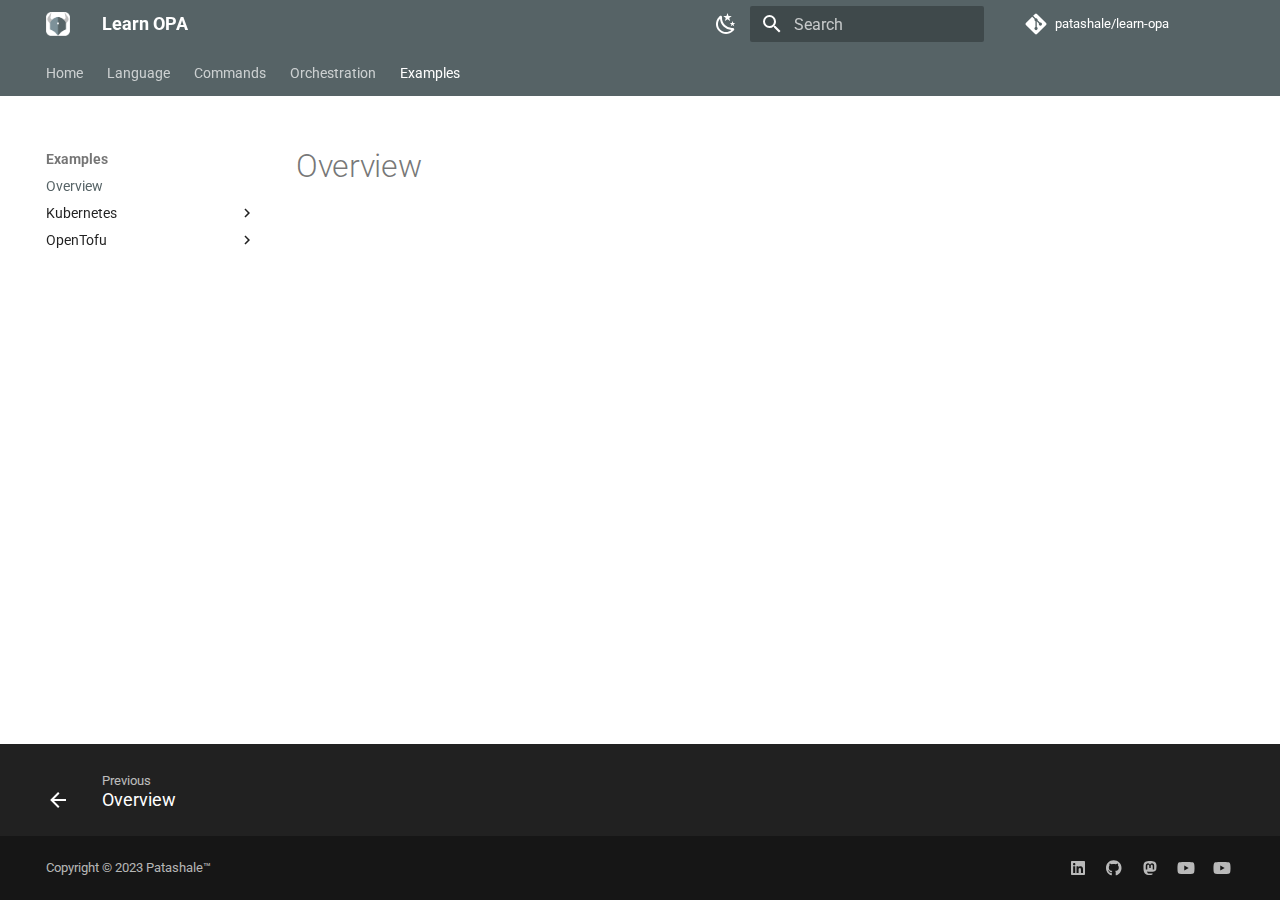
<file: en/examples/overview/index.html>
<!doctype html><html lang=en class=no-js> <head><meta charset=utf-8><meta name=viewport content="width=device-width,initial-scale=1"><meta name=description content="Learn everything about Open Policy Agent(OPA) here at Patashale™."><meta name=author content=Patashale™><link href=https://www.patashale.in/learn-opa/en/examples/overview/ rel=canonical><link href=../../orchestration/performance/overview/ rel=prev><link rel=icon href=../../../assets/images/favicon.png><meta name=generator content="mkdocs-1.5.3, mkdocs-material-9.4.14"><title>Overview - Learn OPA</title><link rel=stylesheet href=../../../assets/stylesheets/main.fad675c6.min.css><link rel=stylesheet href=../../../assets/stylesheets/palette.356b1318.min.css><link rel=preconnect href=https://fonts.gstatic.com crossorigin><link rel=stylesheet href="https://fonts.googleapis.com/css?family=Roboto:300,300i,400,400i,700,700i%7CRoboto+Mono:400,400i,700,700i&display=fallback"><style>:root{--md-text-font:"Roboto";--md-code-font:"Roboto Mono"}</style><link rel=stylesheet href=../../../stylesheets/extra.css><script>__md_scope=new URL("../../..",location),__md_hash=e=>[...e].reduce((e,_)=>(e<<5)-e+_.charCodeAt(0),0),__md_get=(e,_=localStorage,t=__md_scope)=>JSON.parse(_.getItem(t.pathname+"."+e)),__md_set=(e,_,t=localStorage,a=__md_scope)=>{try{t.setItem(a.pathname+"."+e,JSON.stringify(_))}catch(e){}}</script><meta property=og:type content=website><meta property=og:title content="Overview - Learn OPA"><meta property=og:description content="Learn everything about Open Policy Agent(OPA) here at Patashale™."><meta property=og:image content=https://www.patashale.in/learn-opa/assets/images/social/en/examples/overview.png><meta property=og:image:type content=image/png><meta property=og:image:width content=1200><meta property=og:image:height content=630><meta content=https://www.patashale.in/learn-opa/en/examples/overview/ property=og:url><meta name=twitter:card content=summary_large_image><meta name=twitter:title content="Overview - Learn OPA"><meta name=twitter:description content="Learn everything about Open Policy Agent(OPA) here at Patashale™."><meta name=twitter:image content=https://www.patashale.in/learn-opa/assets/images/social/en/examples/overview.png></head> <body dir=ltr data-md-color-scheme=default data-md-color-primary=indigo data-md-color-accent=indigo> <script>var palette=__md_get("__palette");if(palette&&"object"==typeof palette.color)for(var key of Object.keys(palette.color))document.body.setAttribute("data-md-color-"+key,palette.color[key])</script> <input class=md-toggle data-md-toggle=drawer type=checkbox id=__drawer autocomplete=off> <input class=md-toggle data-md-toggle=search type=checkbox id=__search autocomplete=off> <label class=md-overlay for=__drawer></label> <div data-md-component=skip> </div> <div data-md-component=announce> </div> <header class=md-header data-md-component=header> <nav class="md-header__inner md-grid" aria-label=Header> <a href=../../.. title="Learn OPA" class="md-header__button md-logo" aria-label="Learn OPA" data-md-component=logo> <img src=../../../assets/logo.png alt=logo> </a> <label class="md-header__button md-icon" for=__drawer> <svg xmlns=http://www.w3.org/2000/svg viewbox="0 0 24 24"><path d="M3 6h18v2H3V6m0 5h18v2H3v-2m0 5h18v2H3v-2Z"/></svg> </label> <div class=md-header__title data-md-component=header-title> <div class=md-header__ellipsis> <div class=md-header__topic> <span class=md-ellipsis> Learn OPA </span> </div> <div class=md-header__topic data-md-component=header-topic> <span class=md-ellipsis> Overview </span> </div> </div> </div> <form class=md-header__option data-md-component=palette> <input class=md-option data-md-color-media data-md-color-scheme=default data-md-color-primary=indigo data-md-color-accent=indigo aria-label="Switch to dark mode" type=radio name=__palette id=__palette_1> <label class="md-header__button md-icon" title="Switch to dark mode" for=__palette_2 hidden> <svg xmlns=http://www.w3.org/2000/svg viewbox="0 0 24 24"><path d="m17.75 4.09-2.53 1.94.91 3.06-2.63-1.81-2.63 1.81.91-3.06-2.53-1.94L12.44 4l1.06-3 1.06 3 3.19.09m3.5 6.91-1.64 1.25.59 1.98-1.7-1.17-1.7 1.17.59-1.98L15.75 11l2.06-.05L18.5 9l.69 1.95 2.06.05m-2.28 4.95c.83-.08 1.72 1.1 1.19 1.85-.32.45-.66.87-1.08 1.27C15.17 23 8.84 23 4.94 19.07c-3.91-3.9-3.91-10.24 0-14.14.4-.4.82-.76 1.27-1.08.75-.53 1.93.36 1.85 1.19-.27 2.86.69 5.83 2.89 8.02a9.96 9.96 0 0 0 8.02 2.89m-1.64 2.02a12.08 12.08 0 0 1-7.8-3.47c-2.17-2.19-3.33-5-3.49-7.82-2.81 3.14-2.7 7.96.31 10.98 3.02 3.01 7.84 3.12 10.98.31Z"/></svg> </label> <input class=md-option data-md-color-media data-md-color-scheme=slate data-md-color-primary=blue-grey data-md-color-accent=indigo aria-label="Switch to light mode" type=radio name=__palette id=__palette_2> <label class="md-header__button md-icon" title="Switch to light mode" for=__palette_1 hidden> <svg xmlns=http://www.w3.org/2000/svg viewbox="0 0 24 24"><path d="M12 7a5 5 0 0 1 5 5 5 5 0 0 1-5 5 5 5 0 0 1-5-5 5 5 0 0 1 5-5m0 2a3 3 0 0 0-3 3 3 3 0 0 0 3 3 3 3 0 0 0 3-3 3 3 0 0 0-3-3m0-7 2.39 3.42C13.65 5.15 12.84 5 12 5c-.84 0-1.65.15-2.39.42L12 2M3.34 7l4.16-.35A7.2 7.2 0 0 0 5.94 8.5c-.44.74-.69 1.5-.83 2.29L3.34 7m.02 10 1.76-3.77a7.131 7.131 0 0 0 2.38 4.14L3.36 17M20.65 7l-1.77 3.79a7.023 7.023 0 0 0-2.38-4.15l4.15.36m-.01 10-4.14.36c.59-.51 1.12-1.14 1.54-1.86.42-.73.69-1.5.83-2.29L20.64 17M12 22l-2.41-3.44c.74.27 1.55.44 2.41.44.82 0 1.63-.17 2.37-.44L12 22Z"/></svg> </label> </form> <label class="md-header__button md-icon" for=__search> <svg xmlns=http://www.w3.org/2000/svg viewbox="0 0 24 24"><path d="M9.5 3A6.5 6.5 0 0 1 16 9.5c0 1.61-.59 3.09-1.56 4.23l.27.27h.79l5 5-1.5 1.5-5-5v-.79l-.27-.27A6.516 6.516 0 0 1 9.5 16 6.5 6.5 0 0 1 3 9.5 6.5 6.5 0 0 1 9.5 3m0 2C7 5 5 7 5 9.5S7 14 9.5 14 14 12 14 9.5 12 5 9.5 5Z"/></svg> </label> <div class=md-search data-md-component=search role=dialog> <label class=md-search__overlay for=__search></label> <div class=md-search__inner role=search> <form class=md-search__form name=search> <input type=text class=md-search__input name=query aria-label=Search placeholder=Search autocapitalize=off autocorrect=off autocomplete=off spellcheck=false data-md-component=search-query required> <label class="md-search__icon md-icon" for=__search> <svg xmlns=http://www.w3.org/2000/svg viewbox="0 0 24 24"><path d="M9.5 3A6.5 6.5 0 0 1 16 9.5c0 1.61-.59 3.09-1.56 4.23l.27.27h.79l5 5-1.5 1.5-5-5v-.79l-.27-.27A6.516 6.516 0 0 1 9.5 16 6.5 6.5 0 0 1 3 9.5 6.5 6.5 0 0 1 9.5 3m0 2C7 5 5 7 5 9.5S7 14 9.5 14 14 12 14 9.5 12 5 9.5 5Z"/></svg> <svg xmlns=http://www.w3.org/2000/svg viewbox="0 0 24 24"><path d="M20 11v2H8l5.5 5.5-1.42 1.42L4.16 12l7.92-7.92L13.5 5.5 8 11h12Z"/></svg> </label> <nav class=md-search__options aria-label=Search> <button type=reset class="md-search__icon md-icon" title=Clear aria-label=Clear tabindex=-1> <svg xmlns=http://www.w3.org/2000/svg viewbox="0 0 24 24"><path d="M19 6.41 17.59 5 12 10.59 6.41 5 5 6.41 10.59 12 5 17.59 6.41 19 12 13.41 17.59 19 19 17.59 13.41 12 19 6.41Z"/></svg> </button> </nav> </form> <div class=md-search__output> <div class=md-search__scrollwrap data-md-scrollfix> <div class=md-search-result data-md-component=search-result> <div class=md-search-result__meta> Initializing search </div> <ol class=md-search-result__list role=presentation></ol> </div> </div> </div> </div> </div> <div class=md-header__source> <a href=https://github.com/patashale/learn-opa title="Go to repository" class=md-source data-md-component=source> <div class="md-source__icon md-icon"> <svg xmlns=http://www.w3.org/2000/svg viewbox="0 0 448 512"><!-- Font Awesome Free 6.4.2 by @fontawesome - https://fontawesome.com License - https://fontawesome.com/license/free (Icons: CC BY 4.0, Fonts: SIL OFL 1.1, Code: MIT License) Copyright 2023 Fonticons, Inc.--><path d="M439.55 236.05 244 40.45a28.87 28.87 0 0 0-40.81 0l-40.66 40.63 51.52 51.52c27.06-9.14 52.68 16.77 43.39 43.68l49.66 49.66c34.23-11.8 61.18 31 35.47 56.69-26.49 26.49-70.21-2.87-56-37.34L240.22 199v121.85c25.3 12.54 22.26 41.85 9.08 55a34.34 34.34 0 0 1-48.55 0c-17.57-17.6-11.07-46.91 11.25-56v-123c-20.8-8.51-24.6-30.74-18.64-45L142.57 101 8.45 235.14a28.86 28.86 0 0 0 0 40.81l195.61 195.6a28.86 28.86 0 0 0 40.8 0l194.69-194.69a28.86 28.86 0 0 0 0-40.81z"/></svg> </div> <div class=md-source__repository> patashale/learn-opa </div> </a> </div> </nav> </header> <div class=md-container data-md-component=container> <nav class=md-tabs aria-label=Tabs data-md-component=tabs> <div class=md-grid> <ul class=md-tabs__list> <li class=md-tabs__item> <a href=../../.. class=md-tabs__link> Home </a> </li> <li class=md-tabs__item> <a href=../../language/overview/ class=md-tabs__link> Language </a> </li> <li class=md-tabs__item> <a href=../../commands/overview/ class=md-tabs__link> Commands </a> </li> <li class=md-tabs__item> <a href=../../orchestration/overview/ class=md-tabs__link> Orchestration </a> </li> <li class="md-tabs__item md-tabs__item--active"> <a href=./ class=md-tabs__link> Examples </a> </li> </ul> </div> </nav> <main class=md-main data-md-component=main> <div class="md-main__inner md-grid"> <div class="md-sidebar md-sidebar--primary" data-md-component=sidebar data-md-type=navigation> <div class=md-sidebar__scrollwrap> <div class=md-sidebar__inner> <nav class="md-nav md-nav--primary md-nav--lifted" aria-label=Navigation data-md-level=0> <label class=md-nav__title for=__drawer> <a href=../../.. title="Learn OPA" class="md-nav__button md-logo" aria-label="Learn OPA" data-md-component=logo> <img src=../../../assets/logo.png alt=logo> </a> Learn OPA </label> <div class=md-nav__source> <a href=https://github.com/patashale/learn-opa title="Go to repository" class=md-source data-md-component=source> <div class="md-source__icon md-icon"> <svg xmlns=http://www.w3.org/2000/svg viewbox="0 0 448 512"><!-- Font Awesome Free 6.4.2 by @fontawesome - https://fontawesome.com License - https://fontawesome.com/license/free (Icons: CC BY 4.0, Fonts: SIL OFL 1.1, Code: MIT License) Copyright 2023 Fonticons, Inc.--><path d="M439.55 236.05 244 40.45a28.87 28.87 0 0 0-40.81 0l-40.66 40.63 51.52 51.52c27.06-9.14 52.68 16.77 43.39 43.68l49.66 49.66c34.23-11.8 61.18 31 35.47 56.69-26.49 26.49-70.21-2.87-56-37.34L240.22 199v121.85c25.3 12.54 22.26 41.85 9.08 55a34.34 34.34 0 0 1-48.55 0c-17.57-17.6-11.07-46.91 11.25-56v-123c-20.8-8.51-24.6-30.74-18.64-45L142.57 101 8.45 235.14a28.86 28.86 0 0 0 0 40.81l195.61 195.6a28.86 28.86 0 0 0 40.8 0l194.69-194.69a28.86 28.86 0 0 0 0-40.81z"/></svg> </div> <div class=md-source__repository> patashale/learn-opa </div> </a> </div> <ul class=md-nav__list data-md-scrollfix> <li class=md-nav__item> <a href=../../.. class=md-nav__link> <span class=md-ellipsis> Home </span> </a> </li> <li class="md-nav__item md-nav__item--section md-nav__item--nested"> <input class="md-nav__toggle md-toggle " type=checkbox id=__nav_2> <label class=md-nav__link for=__nav_2 id=__nav_2_label tabindex> <span class=md-ellipsis> Language </span> <span class="md-nav__icon md-icon"></span> </label> <nav class=md-nav data-md-level=1 aria-labelledby=__nav_2_label aria-expanded=false> <label class=md-nav__title for=__nav_2> <span class="md-nav__icon md-icon"></span> Language </label> <ul class=md-nav__list data-md-scrollfix> <li class=md-nav__item> <a href=../../language/overview/ class=md-nav__link> <span class=md-ellipsis> Overview </span> </a> </li> <li class="md-nav__item md-nav__item--nested"> <input class="md-nav__toggle md-toggle " type=checkbox id=__nav_2_2> <label class=md-nav__link for=__nav_2_2 id=__nav_2_2_label tabindex=0> <span class=md-ellipsis> Development </span> <span class="md-nav__icon md-icon"></span> </label> <nav class=md-nav data-md-level=2 aria-labelledby=__nav_2_2_label aria-expanded=false> <label class=md-nav__title for=__nav_2_2> <span class="md-nav__icon md-icon"></span> Development </label> <ul class=md-nav__list data-md-scrollfix> <li class=md-nav__item> <a href=../../testing/overview.md class=md-nav__link> <span class=md-ellipsis> Overview </span> </a> </li> </ul> </nav> </li> <li class="md-nav__item md-nav__item--nested"> <input class="md-nav__toggle md-toggle " type=checkbox id=__nav_2_3> <label class=md-nav__link for=__nav_2_3 id=__nav_2_3_label tabindex=0> <span class=md-ellipsis> Testing </span> <span class="md-nav__icon md-icon"></span> </label> <nav class=md-nav data-md-level=2 aria-labelledby=__nav_2_3_label aria-expanded=false> <label class=md-nav__title for=__nav_2_3> <span class="md-nav__icon md-icon"></span> Testing </label> <ul class=md-nav__list data-md-scrollfix> <li class=md-nav__item> <a href=../../testing/overview.md class=md-nav__link> <span class=md-ellipsis> Overview </span> </a> </li> </ul> </nav> </li> </ul> </nav> </li> <li class="md-nav__item md-nav__item--section md-nav__item--nested"> <input class="md-nav__toggle md-toggle " type=checkbox id=__nav_3> <label class=md-nav__link for=__nav_3 id=__nav_3_label tabindex> <span class=md-ellipsis> Commands </span> <span class="md-nav__icon md-icon"></span> </label> <nav class=md-nav data-md-level=1 aria-labelledby=__nav_3_label aria-expanded=false> <label class=md-nav__title for=__nav_3> <span class="md-nav__icon md-icon"></span> Commands </label> <ul class=md-nav__list data-md-scrollfix> <li class=md-nav__item> <a href=../../commands/overview/ class=md-nav__link> <span class=md-ellipsis> Overview </span> </a> </li> </ul> </nav> </li> <li class="md-nav__item md-nav__item--section md-nav__item--nested"> <input class="md-nav__toggle md-toggle " type=checkbox id=__nav_4> <label class=md-nav__link for=__nav_4 id=__nav_4_label tabindex> <span class=md-ellipsis> Orchestration </span> <span class="md-nav__icon md-icon"></span> </label> <nav class=md-nav data-md-level=1 aria-labelledby=__nav_4_label aria-expanded=false> <label class=md-nav__title for=__nav_4> <span class="md-nav__icon md-icon"></span> Orchestration </label> <ul class=md-nav__list data-md-scrollfix> <li class=md-nav__item> <a href=../../orchestration/overview/ class=md-nav__link> <span class=md-ellipsis> Overview </span> </a> </li> <li class="md-nav__item md-nav__item--nested"> <input class="md-nav__toggle md-toggle " type=checkbox id=__nav_4_2> <label class=md-nav__link for=__nav_4_2 id=__nav_4_2_label tabindex=0> <span class=md-ellipsis> Installation </span> <span class="md-nav__icon md-icon"></span> </label> <nav class=md-nav data-md-level=2 aria-labelledby=__nav_4_2_label aria-expanded=false> <label class=md-nav__title for=__nav_4_2> <span class="md-nav__icon md-icon"></span> Installation </label> <ul class=md-nav__list data-md-scrollfix> <li class=md-nav__item> <a href=../../orchestration/installation/overview/ class=md-nav__link> <span class=md-ellipsis> Overview </span> </a> </li> </ul> </nav> </li> <li class="md-nav__item md-nav__item--nested"> <input class="md-nav__toggle md-toggle " type=checkbox id=__nav_4_3> <label class=md-nav__link for=__nav_4_3 id=__nav_4_3_label tabindex=0> <span class=md-ellipsis> Security </span> <span class="md-nav__icon md-icon"></span> </label> <nav class=md-nav data-md-level=2 aria-labelledby=__nav_4_3_label aria-expanded=false> <label class=md-nav__title for=__nav_4_3> <span class="md-nav__icon md-icon"></span> Security </label> <ul class=md-nav__list data-md-scrollfix> <li class=md-nav__item> <a href=../../orchestration/security/overview/ class=md-nav__link> <span class=md-ellipsis> Overview </span> </a> </li> </ul> </nav> </li> <li class="md-nav__item md-nav__item--nested"> <input class="md-nav__toggle md-toggle " type=checkbox id=__nav_4_4> <label class=md-nav__link for=__nav_4_4 id=__nav_4_4_label tabindex=0> <span class=md-ellipsis> Performance </span> <span class="md-nav__icon md-icon"></span> </label> <nav class=md-nav data-md-level=2 aria-labelledby=__nav_4_4_label aria-expanded=false> <label class=md-nav__title for=__nav_4_4> <span class="md-nav__icon md-icon"></span> Performance </label> <ul class=md-nav__list data-md-scrollfix> <li class=md-nav__item> <a href=../../orchestration/performance/overview/ class=md-nav__link> <span class=md-ellipsis> Overview </span> </a> </li> </ul> </nav> </li> </ul> </nav> </li> <li class="md-nav__item md-nav__item--active md-nav__item--section md-nav__item--nested"> <input class="md-nav__toggle md-toggle " type=checkbox id=__nav_5 checked> <label class=md-nav__link for=__nav_5 id=__nav_5_label tabindex> <span class=md-ellipsis> Examples </span> <span class="md-nav__icon md-icon"></span> </label> <nav class=md-nav data-md-level=1 aria-labelledby=__nav_5_label aria-expanded=true> <label class=md-nav__title for=__nav_5> <span class="md-nav__icon md-icon"></span> Examples </label> <ul class=md-nav__list data-md-scrollfix> <li class="md-nav__item md-nav__item--active"> <input class="md-nav__toggle md-toggle" type=checkbox id=__toc> <a href=./ class="md-nav__link md-nav__link--active"> <span class=md-ellipsis> Overview </span> </a> </li> <li class="md-nav__item md-nav__item--nested"> <input class="md-nav__toggle md-toggle " type=checkbox id=__nav_5_2> <label class=md-nav__link for=__nav_5_2 id=__nav_5_2_label tabindex=0> <span class=md-ellipsis> Kubernetes </span> <span class="md-nav__icon md-icon"></span> </label> <nav class=md-nav data-md-level=2 aria-labelledby=__nav_5_2_label aria-expanded=false> <label class=md-nav__title for=__nav_5_2> <span class="md-nav__icon md-icon"></span> Kubernetes </label> <ul class=md-nav__list data-md-scrollfix> <li class=md-nav__item> <a href=../../kubernetes/overview.md class=md-nav__link> <span class=md-ellipsis> Overview </span> </a> </li> </ul> </nav> </li> <li class="md-nav__item md-nav__item--nested"> <input class="md-nav__toggle md-toggle " type=checkbox id=__nav_5_3> <label class=md-nav__link for=__nav_5_3 id=__nav_5_3_label tabindex=0> <span class=md-ellipsis> OpenTofu </span> <span class="md-nav__icon md-icon"></span> </label> <nav class=md-nav data-md-level=2 aria-labelledby=__nav_5_3_label aria-expanded=false> <label class=md-nav__title for=__nav_5_3> <span class="md-nav__icon md-icon"></span> OpenTofu </label> <ul class=md-nav__list data-md-scrollfix> <li class=md-nav__item> <a href=../../opentofu/overview.md class=md-nav__link> <span class=md-ellipsis> Overview </span> </a> </li> </ul> </nav> </li> </ul> </nav> </li> </ul> </nav> </div> </div> </div> <div class="md-sidebar md-sidebar--secondary" data-md-component=sidebar data-md-type=toc> <div class=md-sidebar__scrollwrap> <div class=md-sidebar__inner> <nav class="md-nav md-nav--secondary" aria-label="Table of contents"> </nav> </div> </div> </div> <div class=md-content data-md-component=content> <article class="md-content__inner md-typeset"> <h1>Overview</h1> </article> </div> </div> </main> <footer class=md-footer> <nav class="md-footer__inner md-grid" aria-label=Footer> <a href=../../orchestration/performance/overview/ class="md-footer__link md-footer__link--prev" aria-label="Previous: Overview"> <div class="md-footer__button md-icon"> <svg xmlns=http://www.w3.org/2000/svg viewbox="0 0 24 24"><path d="M20 11v2H8l5.5 5.5-1.42 1.42L4.16 12l7.92-7.92L13.5 5.5 8 11h12Z"/></svg> </div> <div class=md-footer__title> <span class=md-footer__direction> Previous </span> <div class=md-ellipsis> Overview </div> </div> </a> </nav> <div class="md-footer-meta md-typeset"> <div class="md-footer-meta__inner md-grid"> <div class=md-copyright> <div class=md-copyright__highlight> Copyright &copy; 2023 Patashale™ </div> </div> <div class=md-social> <a href=https://linkedin.com/company/patashale target=_blank rel=noopener title="Patashale™ on LinkedIn" class=md-social__link> <svg xmlns=http://www.w3.org/2000/svg viewbox="0 0 448 512"><!-- Font Awesome Free 6.4.2 by @fontawesome - https://fontawesome.com License - https://fontawesome.com/license/free (Icons: CC BY 4.0, Fonts: SIL OFL 1.1, Code: MIT License) Copyright 2023 Fonticons, Inc.--><path d="M416 32H31.9C14.3 32 0 46.5 0 64.3v383.4C0 465.5 14.3 480 31.9 480H416c17.6 0 32-14.5 32-32.3V64.3c0-17.8-14.4-32.3-32-32.3zM135.4 416H69V202.2h66.5V416zm-33.2-243c-21.3 0-38.5-17.3-38.5-38.5S80.9 96 102.2 96c21.2 0 38.5 17.3 38.5 38.5 0 21.3-17.2 38.5-38.5 38.5zm282.1 243h-66.4V312c0-24.8-.5-56.7-34.5-56.7-34.6 0-39.9 27-39.9 54.9V416h-66.4V202.2h63.7v29.2h.9c8.9-16.8 30.6-34.5 62.9-34.5 67.2 0 79.7 44.3 79.7 101.9V416z"/></svg> </a> <a href=https://github.com/patashale target=_blank rel=noopener title="Patashale™ on GitHub" class=md-social__link> <svg xmlns=http://www.w3.org/2000/svg viewbox="0 0 496 512"><!-- Font Awesome Free 6.4.2 by @fontawesome - https://fontawesome.com License - https://fontawesome.com/license/free (Icons: CC BY 4.0, Fonts: SIL OFL 1.1, Code: MIT License) Copyright 2023 Fonticons, Inc.--><path d="M165.9 397.4c0 2-2.3 3.6-5.2 3.6-3.3.3-5.6-1.3-5.6-3.6 0-2 2.3-3.6 5.2-3.6 3-.3 5.6 1.3 5.6 3.6zm-31.1-4.5c-.7 2 1.3 4.3 4.3 4.9 2.6 1 5.6 0 6.2-2s-1.3-4.3-4.3-5.2c-2.6-.7-5.5.3-6.2 2.3zm44.2-1.7c-2.9.7-4.9 2.6-4.6 4.9.3 2 2.9 3.3 5.9 2.6 2.9-.7 4.9-2.6 4.6-4.6-.3-1.9-3-3.2-5.9-2.9zM244.8 8C106.1 8 0 113.3 0 252c0 110.9 69.8 205.8 169.5 239.2 12.8 2.3 17.3-5.6 17.3-12.1 0-6.2-.3-40.4-.3-61.4 0 0-70 15-84.7-29.8 0 0-11.4-29.1-27.8-36.6 0 0-22.9-15.7 1.6-15.4 0 0 24.9 2 38.6 25.8 21.9 38.6 58.6 27.5 72.9 20.9 2.3-16 8.8-27.1 16-33.7-55.9-6.2-112.3-14.3-112.3-110.5 0-27.5 7.6-41.3 23.6-58.9-2.6-6.5-11.1-33.3 2.6-67.9 20.9-6.5 69 27 69 27 20-5.6 41.5-8.5 62.8-8.5s42.8 2.9 62.8 8.5c0 0 48.1-33.6 69-27 13.7 34.7 5.2 61.4 2.6 67.9 16 17.7 25.8 31.5 25.8 58.9 0 96.5-58.9 104.2-114.8 110.5 9.2 7.9 17 22.9 17 46.4 0 33.7-.3 75.4-.3 83.6 0 6.5 4.6 14.4 17.3 12.1C428.2 457.8 496 362.9 496 252 496 113.3 383.5 8 244.8 8zM97.2 352.9c-1.3 1-1 3.3.7 5.2 1.6 1.6 3.9 2.3 5.2 1 1.3-1 1-3.3-.7-5.2-1.6-1.6-3.9-2.3-5.2-1zm-10.8-8.1c-.7 1.3.3 2.9 2.3 3.9 1.6 1 3.6.7 4.3-.7.7-1.3-.3-2.9-2.3-3.9-2-.6-3.6-.3-4.3.7zm32.4 35.6c-1.6 1.3-1 4.3 1.3 6.2 2.3 2.3 5.2 2.6 6.5 1 1.3-1.3.7-4.3-1.3-6.2-2.2-2.3-5.2-2.6-6.5-1zm-11.4-14.7c-1.6 1-1.6 3.6 0 5.9 1.6 2.3 4.3 3.3 5.6 2.3 1.6-1.3 1.6-3.9 0-6.2-1.4-2.3-4-3.3-5.6-2z"/></svg> </a> <a href=https://mastodon.social/@patashale target=_blank rel="noopener me" title="Patashale™ on Mastodon" class=md-social__link> <svg xmlns=http://www.w3.org/2000/svg viewbox="0 0 448 512"><!-- Font Awesome Free 6.4.2 by @fontawesome - https://fontawesome.com License - https://fontawesome.com/license/free (Icons: CC BY 4.0, Fonts: SIL OFL 1.1, Code: MIT License) Copyright 2023 Fonticons, Inc.--><path d="M433 179.11c0-97.2-63.71-125.7-63.71-125.7-62.52-28.7-228.56-28.4-290.48 0 0 0-63.72 28.5-63.72 125.7 0 115.7-6.6 259.4 105.63 289.1 40.51 10.7 75.32 13 103.33 11.4 50.81-2.8 79.32-18.1 79.32-18.1l-1.7-36.9s-36.31 11.4-77.12 10.1c-40.41-1.4-83-4.4-89.63-54a102.54 102.54 0 0 1-.9-13.9c85.63 20.9 158.65 9.1 178.75 6.7 56.12-6.7 105-41.3 111.23-72.9 9.8-49.8 9-121.5 9-121.5zm-75.12 125.2h-46.63v-114.2c0-49.7-64-51.6-64 6.9v62.5h-46.33V197c0-58.5-64-56.6-64-6.9v114.2H90.19c0-122.1-5.2-147.9 18.41-175 25.9-28.9 79.82-30.8 103.83 6.1l11.6 19.5 11.6-19.5c24.11-37.1 78.12-34.8 103.83-6.1 23.71 27.3 18.4 53 18.4 175z"/></svg> </a> <a href=https://youtube.com/@patashale target=_blank rel=noopener title="Patashale™ on YouTube" class=md-social__link> <svg xmlns=http://www.w3.org/2000/svg viewbox="0 0 576 512"><!-- Font Awesome Free 6.4.2 by @fontawesome - https://fontawesome.com License - https://fontawesome.com/license/free (Icons: CC BY 4.0, Fonts: SIL OFL 1.1, Code: MIT License) Copyright 2023 Fonticons, Inc.--><path d="M549.655 124.083c-6.281-23.65-24.787-42.276-48.284-48.597C458.781 64 288 64 288 64S117.22 64 74.629 75.486c-23.497 6.322-42.003 24.947-48.284 48.597-11.412 42.867-11.412 132.305-11.412 132.305s0 89.438 11.412 132.305c6.281 23.65 24.787 41.5 48.284 47.821C117.22 448 288 448 288 448s170.78 0 213.371-11.486c23.497-6.321 42.003-24.171 48.284-47.821 11.412-42.867 11.412-132.305 11.412-132.305s0-89.438-11.412-132.305zm-317.51 213.508V175.185l142.739 81.205-142.739 81.201z"/></svg> </a> <a href=https://youtube.com/@learn-opa target=_blank rel=noopener title="Learn OPA on YouTube" class=md-social__link> <svg xmlns=http://www.w3.org/2000/svg viewbox="0 0 576 512"><!-- Font Awesome Free 6.4.2 by @fontawesome - https://fontawesome.com License - https://fontawesome.com/license/free (Icons: CC BY 4.0, Fonts: SIL OFL 1.1, Code: MIT License) Copyright 2023 Fonticons, Inc.--><path d="M549.655 124.083c-6.281-23.65-24.787-42.276-48.284-48.597C458.781 64 288 64 288 64S117.22 64 74.629 75.486c-23.497 6.322-42.003 24.947-48.284 48.597-11.412 42.867-11.412 132.305-11.412 132.305s0 89.438 11.412 132.305c6.281 23.65 24.787 41.5 48.284 47.821C117.22 448 288 448 288 448s170.78 0 213.371-11.486c23.497-6.321 42.003-24.171 48.284-47.821 11.412-42.867 11.412-132.305 11.412-132.305s0-89.438-11.412-132.305zm-317.51 213.508V175.185l142.739 81.205-142.739 81.201z"/></svg> </a> </div> </div> </div> </footer> </div> <div class=md-dialog data-md-component=dialog> <div class="md-dialog__inner md-typeset"></div> </div> <script id=__config type=application/json>{"base": "../../..", "features": ["navigation.footer", "navigation.tabs", "content.tooltips"], "search": "../../../assets/javascripts/workers/search.f886a092.min.js", "translations": {"clipboard.copied": "Copied to clipboard", "clipboard.copy": "Copy to clipboard", "search.result.more.one": "1 more on this page", "search.result.more.other": "# more on this page", "search.result.none": "No matching documents", "search.result.one": "1 matching document", "search.result.other": "# matching documents", "search.result.placeholder": "Type to start searching", "search.result.term.missing": "Missing", "select.version": "Select version"}}</script> <script src=../../../assets/javascripts/bundle.cd18aaf1.min.js></script> </body> </html>
</file>
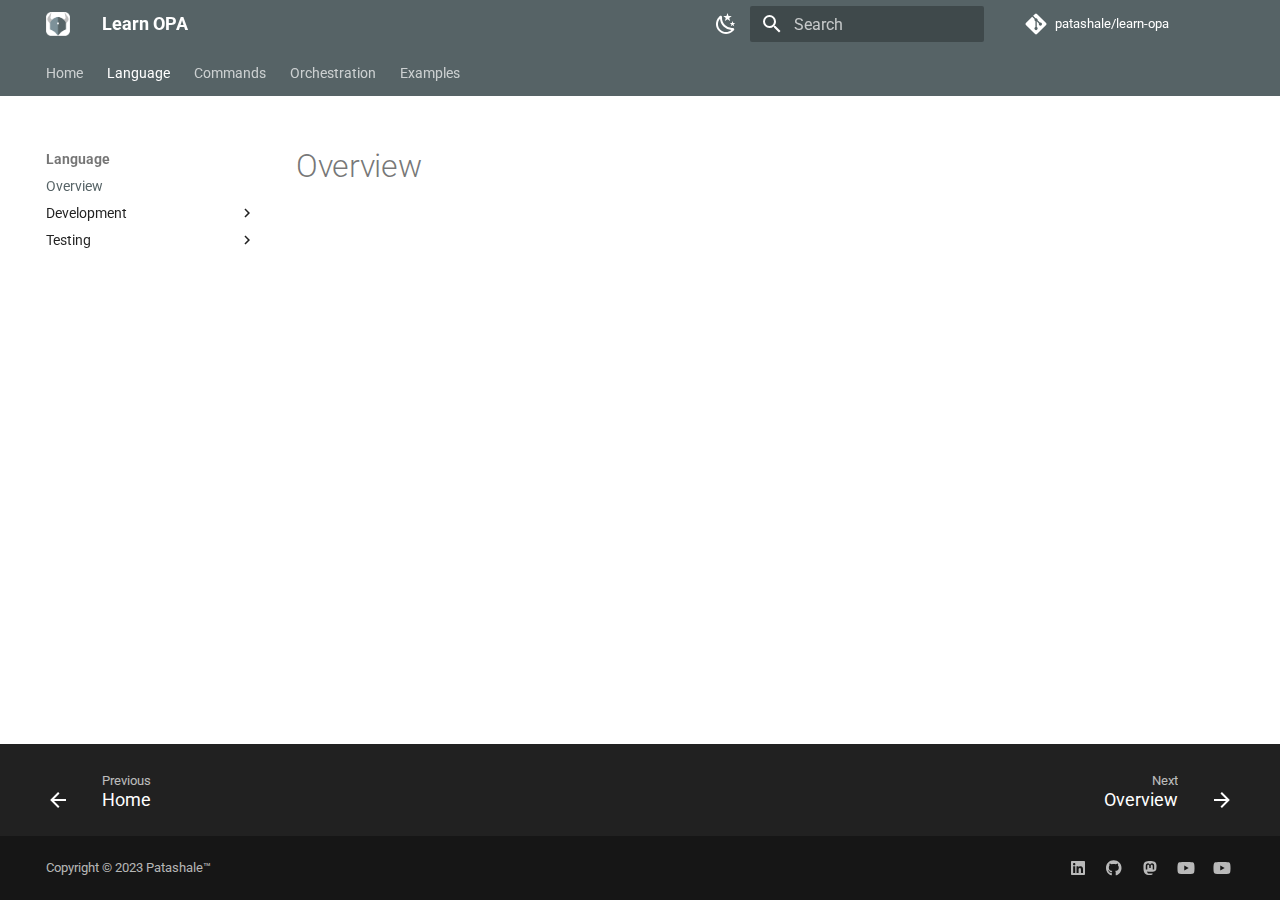
<file: en/language/overview/index.html>
<!doctype html><html lang=en class=no-js> <head><meta charset=utf-8><meta name=viewport content="width=device-width,initial-scale=1"><meta name=description content="Learn everything about Open Policy Agent(OPA) here at Patashale™."><meta name=author content=Patashale™><link href=https://www.patashale.in/learn-opa/en/language/overview/ rel=canonical><link rel=prev href=../../..><link href=../../commands/overview/ rel=next><link rel=icon href=../../../assets/images/favicon.png><meta name=generator content="mkdocs-1.5.3, mkdocs-material-9.4.14"><title>Overview - Learn OPA</title><link rel=stylesheet href=../../../assets/stylesheets/main.fad675c6.min.css><link rel=stylesheet href=../../../assets/stylesheets/palette.356b1318.min.css><link rel=preconnect href=https://fonts.gstatic.com crossorigin><link rel=stylesheet href="https://fonts.googleapis.com/css?family=Roboto:300,300i,400,400i,700,700i%7CRoboto+Mono:400,400i,700,700i&display=fallback"><style>:root{--md-text-font:"Roboto";--md-code-font:"Roboto Mono"}</style><link rel=stylesheet href=../../../stylesheets/extra.css><script>__md_scope=new URL("../../..",location),__md_hash=e=>[...e].reduce((e,_)=>(e<<5)-e+_.charCodeAt(0),0),__md_get=(e,_=localStorage,t=__md_scope)=>JSON.parse(_.getItem(t.pathname+"."+e)),__md_set=(e,_,t=localStorage,a=__md_scope)=>{try{t.setItem(a.pathname+"."+e,JSON.stringify(_))}catch(e){}}</script><meta property=og:type content=website><meta property=og:title content="Overview - Learn OPA"><meta property=og:description content="Learn everything about Open Policy Agent(OPA) here at Patashale™."><meta property=og:image content=https://www.patashale.in/learn-opa/assets/images/social/en/language/overview.png><meta property=og:image:type content=image/png><meta property=og:image:width content=1200><meta property=og:image:height content=630><meta content=https://www.patashale.in/learn-opa/en/language/overview/ property=og:url><meta name=twitter:card content=summary_large_image><meta name=twitter:title content="Overview - Learn OPA"><meta name=twitter:description content="Learn everything about Open Policy Agent(OPA) here at Patashale™."><meta name=twitter:image content=https://www.patashale.in/learn-opa/assets/images/social/en/language/overview.png></head> <body dir=ltr data-md-color-scheme=default data-md-color-primary=indigo data-md-color-accent=indigo> <script>var palette=__md_get("__palette");if(palette&&"object"==typeof palette.color)for(var key of Object.keys(palette.color))document.body.setAttribute("data-md-color-"+key,palette.color[key])</script> <input class=md-toggle data-md-toggle=drawer type=checkbox id=__drawer autocomplete=off> <input class=md-toggle data-md-toggle=search type=checkbox id=__search autocomplete=off> <label class=md-overlay for=__drawer></label> <div data-md-component=skip> </div> <div data-md-component=announce> </div> <header class=md-header data-md-component=header> <nav class="md-header__inner md-grid" aria-label=Header> <a href=../../.. title="Learn OPA" class="md-header__button md-logo" aria-label="Learn OPA" data-md-component=logo> <img src=../../../assets/logo.png alt=logo> </a> <label class="md-header__button md-icon" for=__drawer> <svg xmlns=http://www.w3.org/2000/svg viewbox="0 0 24 24"><path d="M3 6h18v2H3V6m0 5h18v2H3v-2m0 5h18v2H3v-2Z"/></svg> </label> <div class=md-header__title data-md-component=header-title> <div class=md-header__ellipsis> <div class=md-header__topic> <span class=md-ellipsis> Learn OPA </span> </div> <div class=md-header__topic data-md-component=header-topic> <span class=md-ellipsis> Overview </span> </div> </div> </div> <form class=md-header__option data-md-component=palette> <input class=md-option data-md-color-media data-md-color-scheme=default data-md-color-primary=indigo data-md-color-accent=indigo aria-label="Switch to dark mode" type=radio name=__palette id=__palette_1> <label class="md-header__button md-icon" title="Switch to dark mode" for=__palette_2 hidden> <svg xmlns=http://www.w3.org/2000/svg viewbox="0 0 24 24"><path d="m17.75 4.09-2.53 1.94.91 3.06-2.63-1.81-2.63 1.81.91-3.06-2.53-1.94L12.44 4l1.06-3 1.06 3 3.19.09m3.5 6.91-1.64 1.25.59 1.98-1.7-1.17-1.7 1.17.59-1.98L15.75 11l2.06-.05L18.5 9l.69 1.95 2.06.05m-2.28 4.95c.83-.08 1.72 1.1 1.19 1.85-.32.45-.66.87-1.08 1.27C15.17 23 8.84 23 4.94 19.07c-3.91-3.9-3.91-10.24 0-14.14.4-.4.82-.76 1.27-1.08.75-.53 1.93.36 1.85 1.19-.27 2.86.69 5.83 2.89 8.02a9.96 9.96 0 0 0 8.02 2.89m-1.64 2.02a12.08 12.08 0 0 1-7.8-3.47c-2.17-2.19-3.33-5-3.49-7.82-2.81 3.14-2.7 7.96.31 10.98 3.02 3.01 7.84 3.12 10.98.31Z"/></svg> </label> <input class=md-option data-md-color-media data-md-color-scheme=slate data-md-color-primary=blue-grey data-md-color-accent=indigo aria-label="Switch to light mode" type=radio name=__palette id=__palette_2> <label class="md-header__button md-icon" title="Switch to light mode" for=__palette_1 hidden> <svg xmlns=http://www.w3.org/2000/svg viewbox="0 0 24 24"><path d="M12 7a5 5 0 0 1 5 5 5 5 0 0 1-5 5 5 5 0 0 1-5-5 5 5 0 0 1 5-5m0 2a3 3 0 0 0-3 3 3 3 0 0 0 3 3 3 3 0 0 0 3-3 3 3 0 0 0-3-3m0-7 2.39 3.42C13.65 5.15 12.84 5 12 5c-.84 0-1.65.15-2.39.42L12 2M3.34 7l4.16-.35A7.2 7.2 0 0 0 5.94 8.5c-.44.74-.69 1.5-.83 2.29L3.34 7m.02 10 1.76-3.77a7.131 7.131 0 0 0 2.38 4.14L3.36 17M20.65 7l-1.77 3.79a7.023 7.023 0 0 0-2.38-4.15l4.15.36m-.01 10-4.14.36c.59-.51 1.12-1.14 1.54-1.86.42-.73.69-1.5.83-2.29L20.64 17M12 22l-2.41-3.44c.74.27 1.55.44 2.41.44.82 0 1.63-.17 2.37-.44L12 22Z"/></svg> </label> </form> <label class="md-header__button md-icon" for=__search> <svg xmlns=http://www.w3.org/2000/svg viewbox="0 0 24 24"><path d="M9.5 3A6.5 6.5 0 0 1 16 9.5c0 1.61-.59 3.09-1.56 4.23l.27.27h.79l5 5-1.5 1.5-5-5v-.79l-.27-.27A6.516 6.516 0 0 1 9.5 16 6.5 6.5 0 0 1 3 9.5 6.5 6.5 0 0 1 9.5 3m0 2C7 5 5 7 5 9.5S7 14 9.5 14 14 12 14 9.5 12 5 9.5 5Z"/></svg> </label> <div class=md-search data-md-component=search role=dialog> <label class=md-search__overlay for=__search></label> <div class=md-search__inner role=search> <form class=md-search__form name=search> <input type=text class=md-search__input name=query aria-label=Search placeholder=Search autocapitalize=off autocorrect=off autocomplete=off spellcheck=false data-md-component=search-query required> <label class="md-search__icon md-icon" for=__search> <svg xmlns=http://www.w3.org/2000/svg viewbox="0 0 24 24"><path d="M9.5 3A6.5 6.5 0 0 1 16 9.5c0 1.61-.59 3.09-1.56 4.23l.27.27h.79l5 5-1.5 1.5-5-5v-.79l-.27-.27A6.516 6.516 0 0 1 9.5 16 6.5 6.5 0 0 1 3 9.5 6.5 6.5 0 0 1 9.5 3m0 2C7 5 5 7 5 9.5S7 14 9.5 14 14 12 14 9.5 12 5 9.5 5Z"/></svg> <svg xmlns=http://www.w3.org/2000/svg viewbox="0 0 24 24"><path d="M20 11v2H8l5.5 5.5-1.42 1.42L4.16 12l7.92-7.92L13.5 5.5 8 11h12Z"/></svg> </label> <nav class=md-search__options aria-label=Search> <button type=reset class="md-search__icon md-icon" title=Clear aria-label=Clear tabindex=-1> <svg xmlns=http://www.w3.org/2000/svg viewbox="0 0 24 24"><path d="M19 6.41 17.59 5 12 10.59 6.41 5 5 6.41 10.59 12 5 17.59 6.41 19 12 13.41 17.59 19 19 17.59 13.41 12 19 6.41Z"/></svg> </button> </nav> </form> <div class=md-search__output> <div class=md-search__scrollwrap data-md-scrollfix> <div class=md-search-result data-md-component=search-result> <div class=md-search-result__meta> Initializing search </div> <ol class=md-search-result__list role=presentation></ol> </div> </div> </div> </div> </div> <div class=md-header__source> <a href=https://github.com/patashale/learn-opa title="Go to repository" class=md-source data-md-component=source> <div class="md-source__icon md-icon"> <svg xmlns=http://www.w3.org/2000/svg viewbox="0 0 448 512"><!-- Font Awesome Free 6.4.2 by @fontawesome - https://fontawesome.com License - https://fontawesome.com/license/free (Icons: CC BY 4.0, Fonts: SIL OFL 1.1, Code: MIT License) Copyright 2023 Fonticons, Inc.--><path d="M439.55 236.05 244 40.45a28.87 28.87 0 0 0-40.81 0l-40.66 40.63 51.52 51.52c27.06-9.14 52.68 16.77 43.39 43.68l49.66 49.66c34.23-11.8 61.18 31 35.47 56.69-26.49 26.49-70.21-2.87-56-37.34L240.22 199v121.85c25.3 12.54 22.26 41.85 9.08 55a34.34 34.34 0 0 1-48.55 0c-17.57-17.6-11.07-46.91 11.25-56v-123c-20.8-8.51-24.6-30.74-18.64-45L142.57 101 8.45 235.14a28.86 28.86 0 0 0 0 40.81l195.61 195.6a28.86 28.86 0 0 0 40.8 0l194.69-194.69a28.86 28.86 0 0 0 0-40.81z"/></svg> </div> <div class=md-source__repository> patashale/learn-opa </div> </a> </div> </nav> </header> <div class=md-container data-md-component=container> <nav class=md-tabs aria-label=Tabs data-md-component=tabs> <div class=md-grid> <ul class=md-tabs__list> <li class=md-tabs__item> <a href=../../.. class=md-tabs__link> Home </a> </li> <li class="md-tabs__item md-tabs__item--active"> <a href=./ class=md-tabs__link> Language </a> </li> <li class=md-tabs__item> <a href=../../commands/overview/ class=md-tabs__link> Commands </a> </li> <li class=md-tabs__item> <a href=../../orchestration/overview/ class=md-tabs__link> Orchestration </a> </li> <li class=md-tabs__item> <a href=../../examples/overview/ class=md-tabs__link> Examples </a> </li> </ul> </div> </nav> <main class=md-main data-md-component=main> <div class="md-main__inner md-grid"> <div class="md-sidebar md-sidebar--primary" data-md-component=sidebar data-md-type=navigation> <div class=md-sidebar__scrollwrap> <div class=md-sidebar__inner> <nav class="md-nav md-nav--primary md-nav--lifted" aria-label=Navigation data-md-level=0> <label class=md-nav__title for=__drawer> <a href=../../.. title="Learn OPA" class="md-nav__button md-logo" aria-label="Learn OPA" data-md-component=logo> <img src=../../../assets/logo.png alt=logo> </a> Learn OPA </label> <div class=md-nav__source> <a href=https://github.com/patashale/learn-opa title="Go to repository" class=md-source data-md-component=source> <div class="md-source__icon md-icon"> <svg xmlns=http://www.w3.org/2000/svg viewbox="0 0 448 512"><!-- Font Awesome Free 6.4.2 by @fontawesome - https://fontawesome.com License - https://fontawesome.com/license/free (Icons: CC BY 4.0, Fonts: SIL OFL 1.1, Code: MIT License) Copyright 2023 Fonticons, Inc.--><path d="M439.55 236.05 244 40.45a28.87 28.87 0 0 0-40.81 0l-40.66 40.63 51.52 51.52c27.06-9.14 52.68 16.77 43.39 43.68l49.66 49.66c34.23-11.8 61.18 31 35.47 56.69-26.49 26.49-70.21-2.87-56-37.34L240.22 199v121.85c25.3 12.54 22.26 41.85 9.08 55a34.34 34.34 0 0 1-48.55 0c-17.57-17.6-11.07-46.91 11.25-56v-123c-20.8-8.51-24.6-30.74-18.64-45L142.57 101 8.45 235.14a28.86 28.86 0 0 0 0 40.81l195.61 195.6a28.86 28.86 0 0 0 40.8 0l194.69-194.69a28.86 28.86 0 0 0 0-40.81z"/></svg> </div> <div class=md-source__repository> patashale/learn-opa </div> </a> </div> <ul class=md-nav__list data-md-scrollfix> <li class=md-nav__item> <a href=../../.. class=md-nav__link> <span class=md-ellipsis> Home </span> </a> </li> <li class="md-nav__item md-nav__item--active md-nav__item--section md-nav__item--nested"> <input class="md-nav__toggle md-toggle " type=checkbox id=__nav_2 checked> <label class=md-nav__link for=__nav_2 id=__nav_2_label tabindex> <span class=md-ellipsis> Language </span> <span class="md-nav__icon md-icon"></span> </label> <nav class=md-nav data-md-level=1 aria-labelledby=__nav_2_label aria-expanded=true> <label class=md-nav__title for=__nav_2> <span class="md-nav__icon md-icon"></span> Language </label> <ul class=md-nav__list data-md-scrollfix> <li class="md-nav__item md-nav__item--active"> <input class="md-nav__toggle md-toggle" type=checkbox id=__toc> <a href=./ class="md-nav__link md-nav__link--active"> <span class=md-ellipsis> Overview </span> </a> </li> <li class="md-nav__item md-nav__item--nested"> <input class="md-nav__toggle md-toggle " type=checkbox id=__nav_2_2> <label class=md-nav__link for=__nav_2_2 id=__nav_2_2_label tabindex=0> <span class=md-ellipsis> Development </span> <span class="md-nav__icon md-icon"></span> </label> <nav class=md-nav data-md-level=2 aria-labelledby=__nav_2_2_label aria-expanded=false> <label class=md-nav__title for=__nav_2_2> <span class="md-nav__icon md-icon"></span> Development </label> <ul class=md-nav__list data-md-scrollfix> <li class=md-nav__item> <a href=../../testing/overview.md class=md-nav__link> <span class=md-ellipsis> Overview </span> </a> </li> </ul> </nav> </li> <li class="md-nav__item md-nav__item--nested"> <input class="md-nav__toggle md-toggle " type=checkbox id=__nav_2_3> <label class=md-nav__link for=__nav_2_3 id=__nav_2_3_label tabindex=0> <span class=md-ellipsis> Testing </span> <span class="md-nav__icon md-icon"></span> </label> <nav class=md-nav data-md-level=2 aria-labelledby=__nav_2_3_label aria-expanded=false> <label class=md-nav__title for=__nav_2_3> <span class="md-nav__icon md-icon"></span> Testing </label> <ul class=md-nav__list data-md-scrollfix> <li class=md-nav__item> <a href=../../testing/overview.md class=md-nav__link> <span class=md-ellipsis> Overview </span> </a> </li> </ul> </nav> </li> </ul> </nav> </li> <li class="md-nav__item md-nav__item--section md-nav__item--nested"> <input class="md-nav__toggle md-toggle " type=checkbox id=__nav_3> <label class=md-nav__link for=__nav_3 id=__nav_3_label tabindex> <span class=md-ellipsis> Commands </span> <span class="md-nav__icon md-icon"></span> </label> <nav class=md-nav data-md-level=1 aria-labelledby=__nav_3_label aria-expanded=false> <label class=md-nav__title for=__nav_3> <span class="md-nav__icon md-icon"></span> Commands </label> <ul class=md-nav__list data-md-scrollfix> <li class=md-nav__item> <a href=../../commands/overview/ class=md-nav__link> <span class=md-ellipsis> Overview </span> </a> </li> </ul> </nav> </li> <li class="md-nav__item md-nav__item--section md-nav__item--nested"> <input class="md-nav__toggle md-toggle " type=checkbox id=__nav_4> <label class=md-nav__link for=__nav_4 id=__nav_4_label tabindex> <span class=md-ellipsis> Orchestration </span> <span class="md-nav__icon md-icon"></span> </label> <nav class=md-nav data-md-level=1 aria-labelledby=__nav_4_label aria-expanded=false> <label class=md-nav__title for=__nav_4> <span class="md-nav__icon md-icon"></span> Orchestration </label> <ul class=md-nav__list data-md-scrollfix> <li class=md-nav__item> <a href=../../orchestration/overview/ class=md-nav__link> <span class=md-ellipsis> Overview </span> </a> </li> <li class="md-nav__item md-nav__item--nested"> <input class="md-nav__toggle md-toggle " type=checkbox id=__nav_4_2> <label class=md-nav__link for=__nav_4_2 id=__nav_4_2_label tabindex=0> <span class=md-ellipsis> Installation </span> <span class="md-nav__icon md-icon"></span> </label> <nav class=md-nav data-md-level=2 aria-labelledby=__nav_4_2_label aria-expanded=false> <label class=md-nav__title for=__nav_4_2> <span class="md-nav__icon md-icon"></span> Installation </label> <ul class=md-nav__list data-md-scrollfix> <li class=md-nav__item> <a href=../../orchestration/installation/overview/ class=md-nav__link> <span class=md-ellipsis> Overview </span> </a> </li> </ul> </nav> </li> <li class="md-nav__item md-nav__item--nested"> <input class="md-nav__toggle md-toggle " type=checkbox id=__nav_4_3> <label class=md-nav__link for=__nav_4_3 id=__nav_4_3_label tabindex=0> <span class=md-ellipsis> Security </span> <span class="md-nav__icon md-icon"></span> </label> <nav class=md-nav data-md-level=2 aria-labelledby=__nav_4_3_label aria-expanded=false> <label class=md-nav__title for=__nav_4_3> <span class="md-nav__icon md-icon"></span> Security </label> <ul class=md-nav__list data-md-scrollfix> <li class=md-nav__item> <a href=../../orchestration/security/overview/ class=md-nav__link> <span class=md-ellipsis> Overview </span> </a> </li> </ul> </nav> </li> <li class="md-nav__item md-nav__item--nested"> <input class="md-nav__toggle md-toggle " type=checkbox id=__nav_4_4> <label class=md-nav__link for=__nav_4_4 id=__nav_4_4_label tabindex=0> <span class=md-ellipsis> Performance </span> <span class="md-nav__icon md-icon"></span> </label> <nav class=md-nav data-md-level=2 aria-labelledby=__nav_4_4_label aria-expanded=false> <label class=md-nav__title for=__nav_4_4> <span class="md-nav__icon md-icon"></span> Performance </label> <ul class=md-nav__list data-md-scrollfix> <li class=md-nav__item> <a href=../../orchestration/performance/overview/ class=md-nav__link> <span class=md-ellipsis> Overview </span> </a> </li> </ul> </nav> </li> </ul> </nav> </li> <li class="md-nav__item md-nav__item--section md-nav__item--nested"> <input class="md-nav__toggle md-toggle " type=checkbox id=__nav_5> <label class=md-nav__link for=__nav_5 id=__nav_5_label tabindex> <span class=md-ellipsis> Examples </span> <span class="md-nav__icon md-icon"></span> </label> <nav class=md-nav data-md-level=1 aria-labelledby=__nav_5_label aria-expanded=false> <label class=md-nav__title for=__nav_5> <span class="md-nav__icon md-icon"></span> Examples </label> <ul class=md-nav__list data-md-scrollfix> <li class=md-nav__item> <a href=../../examples/overview/ class=md-nav__link> <span class=md-ellipsis> Overview </span> </a> </li> <li class="md-nav__item md-nav__item--nested"> <input class="md-nav__toggle md-toggle " type=checkbox id=__nav_5_2> <label class=md-nav__link for=__nav_5_2 id=__nav_5_2_label tabindex=0> <span class=md-ellipsis> Kubernetes </span> <span class="md-nav__icon md-icon"></span> </label> <nav class=md-nav data-md-level=2 aria-labelledby=__nav_5_2_label aria-expanded=false> <label class=md-nav__title for=__nav_5_2> <span class="md-nav__icon md-icon"></span> Kubernetes </label> <ul class=md-nav__list data-md-scrollfix> <li class=md-nav__item> <a href=../../kubernetes/overview.md class=md-nav__link> <span class=md-ellipsis> Overview </span> </a> </li> </ul> </nav> </li> <li class="md-nav__item md-nav__item--nested"> <input class="md-nav__toggle md-toggle " type=checkbox id=__nav_5_3> <label class=md-nav__link for=__nav_5_3 id=__nav_5_3_label tabindex=0> <span class=md-ellipsis> OpenTofu </span> <span class="md-nav__icon md-icon"></span> </label> <nav class=md-nav data-md-level=2 aria-labelledby=__nav_5_3_label aria-expanded=false> <label class=md-nav__title for=__nav_5_3> <span class="md-nav__icon md-icon"></span> OpenTofu </label> <ul class=md-nav__list data-md-scrollfix> <li class=md-nav__item> <a href=../../opentofu/overview.md class=md-nav__link> <span class=md-ellipsis> Overview </span> </a> </li> </ul> </nav> </li> </ul> </nav> </li> </ul> </nav> </div> </div> </div> <div class="md-sidebar md-sidebar--secondary" data-md-component=sidebar data-md-type=toc> <div class=md-sidebar__scrollwrap> <div class=md-sidebar__inner> <nav class="md-nav md-nav--secondary" aria-label="Table of contents"> </nav> </div> </div> </div> <div class=md-content data-md-component=content> <article class="md-content__inner md-typeset"> <h1>Overview</h1> </article> </div> </div> </main> <footer class=md-footer> <nav class="md-footer__inner md-grid" aria-label=Footer> <a href=../../.. class="md-footer__link md-footer__link--prev" aria-label="Previous: Home"> <div class="md-footer__button md-icon"> <svg xmlns=http://www.w3.org/2000/svg viewbox="0 0 24 24"><path d="M20 11v2H8l5.5 5.5-1.42 1.42L4.16 12l7.92-7.92L13.5 5.5 8 11h12Z"/></svg> </div> <div class=md-footer__title> <span class=md-footer__direction> Previous </span> <div class=md-ellipsis> Home </div> </div> </a> <a href=../../commands/overview/ class="md-footer__link md-footer__link--next" aria-label="Next: Overview"> <div class=md-footer__title> <span class=md-footer__direction> Next </span> <div class=md-ellipsis> Overview </div> </div> <div class="md-footer__button md-icon"> <svg xmlns=http://www.w3.org/2000/svg viewbox="0 0 24 24"><path d="M4 11v2h12l-5.5 5.5 1.42 1.42L19.84 12l-7.92-7.92L10.5 5.5 16 11H4Z"/></svg> </div> </a> </nav> <div class="md-footer-meta md-typeset"> <div class="md-footer-meta__inner md-grid"> <div class=md-copyright> <div class=md-copyright__highlight> Copyright &copy; 2023 Patashale™ </div> </div> <div class=md-social> <a href=https://linkedin.com/company/patashale target=_blank rel=noopener title="Patashale™ on LinkedIn" class=md-social__link> <svg xmlns=http://www.w3.org/2000/svg viewbox="0 0 448 512"><!-- Font Awesome Free 6.4.2 by @fontawesome - https://fontawesome.com License - https://fontawesome.com/license/free (Icons: CC BY 4.0, Fonts: SIL OFL 1.1, Code: MIT License) Copyright 2023 Fonticons, Inc.--><path d="M416 32H31.9C14.3 32 0 46.5 0 64.3v383.4C0 465.5 14.3 480 31.9 480H416c17.6 0 32-14.5 32-32.3V64.3c0-17.8-14.4-32.3-32-32.3zM135.4 416H69V202.2h66.5V416zm-33.2-243c-21.3 0-38.5-17.3-38.5-38.5S80.9 96 102.2 96c21.2 0 38.5 17.3 38.5 38.5 0 21.3-17.2 38.5-38.5 38.5zm282.1 243h-66.4V312c0-24.8-.5-56.7-34.5-56.7-34.6 0-39.9 27-39.9 54.9V416h-66.4V202.2h63.7v29.2h.9c8.9-16.8 30.6-34.5 62.9-34.5 67.2 0 79.7 44.3 79.7 101.9V416z"/></svg> </a> <a href=https://github.com/patashale target=_blank rel=noopener title="Patashale™ on GitHub" class=md-social__link> <svg xmlns=http://www.w3.org/2000/svg viewbox="0 0 496 512"><!-- Font Awesome Free 6.4.2 by @fontawesome - https://fontawesome.com License - https://fontawesome.com/license/free (Icons: CC BY 4.0, Fonts: SIL OFL 1.1, Code: MIT License) Copyright 2023 Fonticons, Inc.--><path d="M165.9 397.4c0 2-2.3 3.6-5.2 3.6-3.3.3-5.6-1.3-5.6-3.6 0-2 2.3-3.6 5.2-3.6 3-.3 5.6 1.3 5.6 3.6zm-31.1-4.5c-.7 2 1.3 4.3 4.3 4.9 2.6 1 5.6 0 6.2-2s-1.3-4.3-4.3-5.2c-2.6-.7-5.5.3-6.2 2.3zm44.2-1.7c-2.9.7-4.9 2.6-4.6 4.9.3 2 2.9 3.3 5.9 2.6 2.9-.7 4.9-2.6 4.6-4.6-.3-1.9-3-3.2-5.9-2.9zM244.8 8C106.1 8 0 113.3 0 252c0 110.9 69.8 205.8 169.5 239.2 12.8 2.3 17.3-5.6 17.3-12.1 0-6.2-.3-40.4-.3-61.4 0 0-70 15-84.7-29.8 0 0-11.4-29.1-27.8-36.6 0 0-22.9-15.7 1.6-15.4 0 0 24.9 2 38.6 25.8 21.9 38.6 58.6 27.5 72.9 20.9 2.3-16 8.8-27.1 16-33.7-55.9-6.2-112.3-14.3-112.3-110.5 0-27.5 7.6-41.3 23.6-58.9-2.6-6.5-11.1-33.3 2.6-67.9 20.9-6.5 69 27 69 27 20-5.6 41.5-8.5 62.8-8.5s42.8 2.9 62.8 8.5c0 0 48.1-33.6 69-27 13.7 34.7 5.2 61.4 2.6 67.9 16 17.7 25.8 31.5 25.8 58.9 0 96.5-58.9 104.2-114.8 110.5 9.2 7.9 17 22.9 17 46.4 0 33.7-.3 75.4-.3 83.6 0 6.5 4.6 14.4 17.3 12.1C428.2 457.8 496 362.9 496 252 496 113.3 383.5 8 244.8 8zM97.2 352.9c-1.3 1-1 3.3.7 5.2 1.6 1.6 3.9 2.3 5.2 1 1.3-1 1-3.3-.7-5.2-1.6-1.6-3.9-2.3-5.2-1zm-10.8-8.1c-.7 1.3.3 2.9 2.3 3.9 1.6 1 3.6.7 4.3-.7.7-1.3-.3-2.9-2.3-3.9-2-.6-3.6-.3-4.3.7zm32.4 35.6c-1.6 1.3-1 4.3 1.3 6.2 2.3 2.3 5.2 2.6 6.5 1 1.3-1.3.7-4.3-1.3-6.2-2.2-2.3-5.2-2.6-6.5-1zm-11.4-14.7c-1.6 1-1.6 3.6 0 5.9 1.6 2.3 4.3 3.3 5.6 2.3 1.6-1.3 1.6-3.9 0-6.2-1.4-2.3-4-3.3-5.6-2z"/></svg> </a> <a href=https://mastodon.social/@patashale target=_blank rel="noopener me" title="Patashale™ on Mastodon" class=md-social__link> <svg xmlns=http://www.w3.org/2000/svg viewbox="0 0 448 512"><!-- Font Awesome Free 6.4.2 by @fontawesome - https://fontawesome.com License - https://fontawesome.com/license/free (Icons: CC BY 4.0, Fonts: SIL OFL 1.1, Code: MIT License) Copyright 2023 Fonticons, Inc.--><path d="M433 179.11c0-97.2-63.71-125.7-63.71-125.7-62.52-28.7-228.56-28.4-290.48 0 0 0-63.72 28.5-63.72 125.7 0 115.7-6.6 259.4 105.63 289.1 40.51 10.7 75.32 13 103.33 11.4 50.81-2.8 79.32-18.1 79.32-18.1l-1.7-36.9s-36.31 11.4-77.12 10.1c-40.41-1.4-83-4.4-89.63-54a102.54 102.54 0 0 1-.9-13.9c85.63 20.9 158.65 9.1 178.75 6.7 56.12-6.7 105-41.3 111.23-72.9 9.8-49.8 9-121.5 9-121.5zm-75.12 125.2h-46.63v-114.2c0-49.7-64-51.6-64 6.9v62.5h-46.33V197c0-58.5-64-56.6-64-6.9v114.2H90.19c0-122.1-5.2-147.9 18.41-175 25.9-28.9 79.82-30.8 103.83 6.1l11.6 19.5 11.6-19.5c24.11-37.1 78.12-34.8 103.83-6.1 23.71 27.3 18.4 53 18.4 175z"/></svg> </a> <a href=https://youtube.com/@patashale target=_blank rel=noopener title="Patashale™ on YouTube" class=md-social__link> <svg xmlns=http://www.w3.org/2000/svg viewbox="0 0 576 512"><!-- Font Awesome Free 6.4.2 by @fontawesome - https://fontawesome.com License - https://fontawesome.com/license/free (Icons: CC BY 4.0, Fonts: SIL OFL 1.1, Code: MIT License) Copyright 2023 Fonticons, Inc.--><path d="M549.655 124.083c-6.281-23.65-24.787-42.276-48.284-48.597C458.781 64 288 64 288 64S117.22 64 74.629 75.486c-23.497 6.322-42.003 24.947-48.284 48.597-11.412 42.867-11.412 132.305-11.412 132.305s0 89.438 11.412 132.305c6.281 23.65 24.787 41.5 48.284 47.821C117.22 448 288 448 288 448s170.78 0 213.371-11.486c23.497-6.321 42.003-24.171 48.284-47.821 11.412-42.867 11.412-132.305 11.412-132.305s0-89.438-11.412-132.305zm-317.51 213.508V175.185l142.739 81.205-142.739 81.201z"/></svg> </a> <a href=https://youtube.com/@learn-opa target=_blank rel=noopener title="Learn OPA on YouTube" class=md-social__link> <svg xmlns=http://www.w3.org/2000/svg viewbox="0 0 576 512"><!-- Font Awesome Free 6.4.2 by @fontawesome - https://fontawesome.com License - https://fontawesome.com/license/free (Icons: CC BY 4.0, Fonts: SIL OFL 1.1, Code: MIT License) Copyright 2023 Fonticons, Inc.--><path d="M549.655 124.083c-6.281-23.65-24.787-42.276-48.284-48.597C458.781 64 288 64 288 64S117.22 64 74.629 75.486c-23.497 6.322-42.003 24.947-48.284 48.597-11.412 42.867-11.412 132.305-11.412 132.305s0 89.438 11.412 132.305c6.281 23.65 24.787 41.5 48.284 47.821C117.22 448 288 448 288 448s170.78 0 213.371-11.486c23.497-6.321 42.003-24.171 48.284-47.821 11.412-42.867 11.412-132.305 11.412-132.305s0-89.438-11.412-132.305zm-317.51 213.508V175.185l142.739 81.205-142.739 81.201z"/></svg> </a> </div> </div> </div> </footer> </div> <div class=md-dialog data-md-component=dialog> <div class="md-dialog__inner md-typeset"></div> </div> <script id=__config type=application/json>{"base": "../../..", "features": ["navigation.footer", "navigation.tabs", "content.tooltips"], "search": "../../../assets/javascripts/workers/search.f886a092.min.js", "translations": {"clipboard.copied": "Copied to clipboard", "clipboard.copy": "Copy to clipboard", "search.result.more.one": "1 more on this page", "search.result.more.other": "# more on this page", "search.result.none": "No matching documents", "search.result.one": "1 matching document", "search.result.other": "# matching documents", "search.result.placeholder": "Type to start searching", "search.result.term.missing": "Missing", "select.version": "Select version"}}</script> <script src=../../../assets/javascripts/bundle.cd18aaf1.min.js></script> </body> </html>
</file>
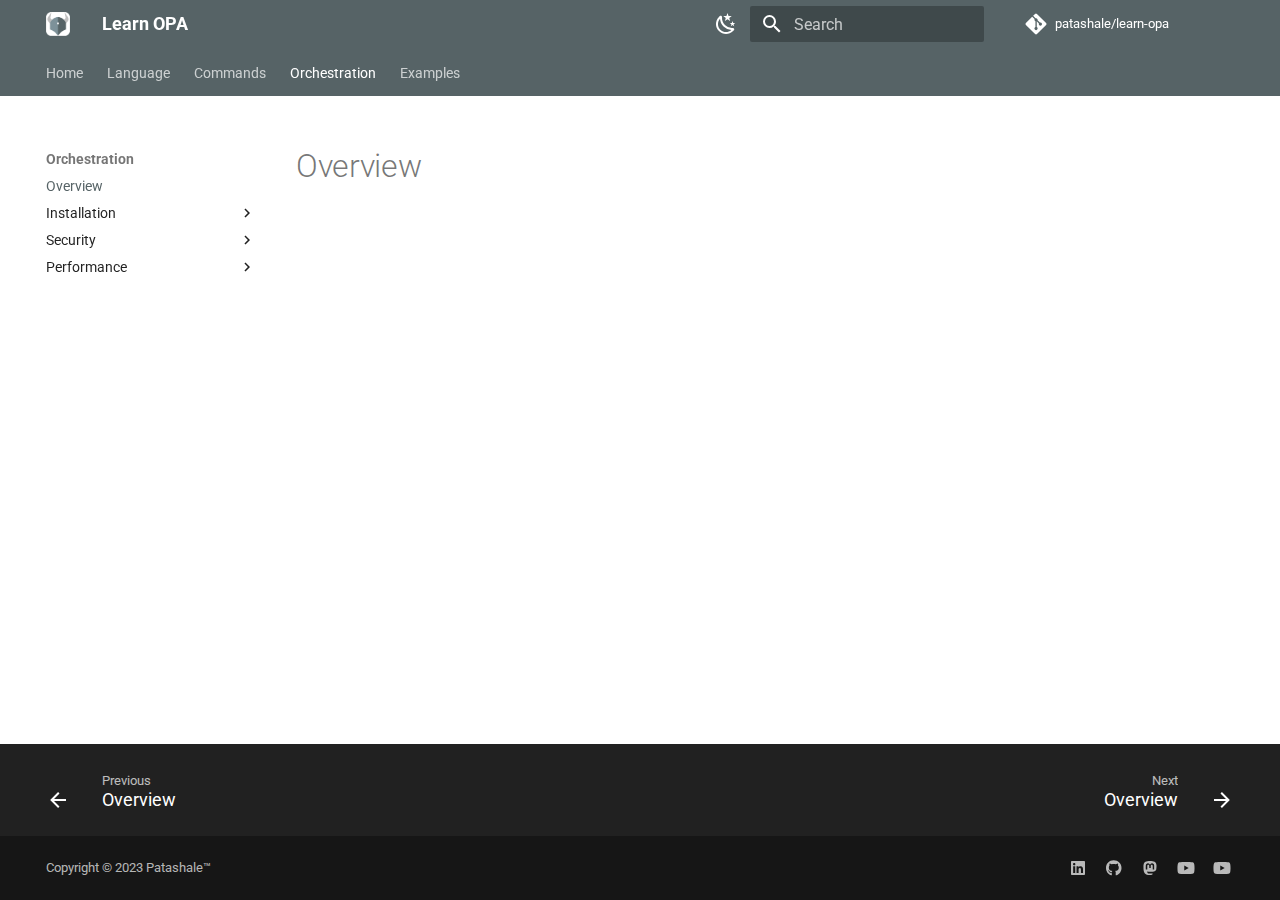
<file: en/orchestration/overview/index.html>
<!doctype html><html lang=en class=no-js> <head><meta charset=utf-8><meta name=viewport content="width=device-width,initial-scale=1"><meta name=description content="Learn everything about Open Policy Agent(OPA) here at Patashale™."><meta name=author content=Patashale™><link href=https://www.patashale.in/learn-opa/en/orchestration/overview/ rel=canonical><link href=../../commands/overview/ rel=prev><link href=../installation/overview/ rel=next><link rel=icon href=../../../assets/images/favicon.png><meta name=generator content="mkdocs-1.5.3, mkdocs-material-9.4.14"><title>Overview - Learn OPA</title><link rel=stylesheet href=../../../assets/stylesheets/main.fad675c6.min.css><link rel=stylesheet href=../../../assets/stylesheets/palette.356b1318.min.css><link rel=preconnect href=https://fonts.gstatic.com crossorigin><link rel=stylesheet href="https://fonts.googleapis.com/css?family=Roboto:300,300i,400,400i,700,700i%7CRoboto+Mono:400,400i,700,700i&display=fallback"><style>:root{--md-text-font:"Roboto";--md-code-font:"Roboto Mono"}</style><link rel=stylesheet href=../../../stylesheets/extra.css><script>__md_scope=new URL("../../..",location),__md_hash=e=>[...e].reduce((e,_)=>(e<<5)-e+_.charCodeAt(0),0),__md_get=(e,_=localStorage,t=__md_scope)=>JSON.parse(_.getItem(t.pathname+"."+e)),__md_set=(e,_,t=localStorage,a=__md_scope)=>{try{t.setItem(a.pathname+"."+e,JSON.stringify(_))}catch(e){}}</script><meta property=og:type content=website><meta property=og:title content="Overview - Learn OPA"><meta property=og:description content="Learn everything about Open Policy Agent(OPA) here at Patashale™."><meta property=og:image content=https://www.patashale.in/learn-opa/assets/images/social/en/orchestration/overview.png><meta property=og:image:type content=image/png><meta property=og:image:width content=1200><meta property=og:image:height content=630><meta content=https://www.patashale.in/learn-opa/en/orchestration/overview/ property=og:url><meta name=twitter:card content=summary_large_image><meta name=twitter:title content="Overview - Learn OPA"><meta name=twitter:description content="Learn everything about Open Policy Agent(OPA) here at Patashale™."><meta name=twitter:image content=https://www.patashale.in/learn-opa/assets/images/social/en/orchestration/overview.png></head> <body dir=ltr data-md-color-scheme=default data-md-color-primary=indigo data-md-color-accent=indigo> <script>var palette=__md_get("__palette");if(palette&&"object"==typeof palette.color)for(var key of Object.keys(palette.color))document.body.setAttribute("data-md-color-"+key,palette.color[key])</script> <input class=md-toggle data-md-toggle=drawer type=checkbox id=__drawer autocomplete=off> <input class=md-toggle data-md-toggle=search type=checkbox id=__search autocomplete=off> <label class=md-overlay for=__drawer></label> <div data-md-component=skip> </div> <div data-md-component=announce> </div> <header class=md-header data-md-component=header> <nav class="md-header__inner md-grid" aria-label=Header> <a href=../../.. title="Learn OPA" class="md-header__button md-logo" aria-label="Learn OPA" data-md-component=logo> <img src=../../../assets/logo.png alt=logo> </a> <label class="md-header__button md-icon" for=__drawer> <svg xmlns=http://www.w3.org/2000/svg viewbox="0 0 24 24"><path d="M3 6h18v2H3V6m0 5h18v2H3v-2m0 5h18v2H3v-2Z"/></svg> </label> <div class=md-header__title data-md-component=header-title> <div class=md-header__ellipsis> <div class=md-header__topic> <span class=md-ellipsis> Learn OPA </span> </div> <div class=md-header__topic data-md-component=header-topic> <span class=md-ellipsis> Overview </span> </div> </div> </div> <form class=md-header__option data-md-component=palette> <input class=md-option data-md-color-media data-md-color-scheme=default data-md-color-primary=indigo data-md-color-accent=indigo aria-label="Switch to dark mode" type=radio name=__palette id=__palette_1> <label class="md-header__button md-icon" title="Switch to dark mode" for=__palette_2 hidden> <svg xmlns=http://www.w3.org/2000/svg viewbox="0 0 24 24"><path d="m17.75 4.09-2.53 1.94.91 3.06-2.63-1.81-2.63 1.81.91-3.06-2.53-1.94L12.44 4l1.06-3 1.06 3 3.19.09m3.5 6.91-1.64 1.25.59 1.98-1.7-1.17-1.7 1.17.59-1.98L15.75 11l2.06-.05L18.5 9l.69 1.95 2.06.05m-2.28 4.95c.83-.08 1.72 1.1 1.19 1.85-.32.45-.66.87-1.08 1.27C15.17 23 8.84 23 4.94 19.07c-3.91-3.9-3.91-10.24 0-14.14.4-.4.82-.76 1.27-1.08.75-.53 1.93.36 1.85 1.19-.27 2.86.69 5.83 2.89 8.02a9.96 9.96 0 0 0 8.02 2.89m-1.64 2.02a12.08 12.08 0 0 1-7.8-3.47c-2.17-2.19-3.33-5-3.49-7.82-2.81 3.14-2.7 7.96.31 10.98 3.02 3.01 7.84 3.12 10.98.31Z"/></svg> </label> <input class=md-option data-md-color-media data-md-color-scheme=slate data-md-color-primary=blue-grey data-md-color-accent=indigo aria-label="Switch to light mode" type=radio name=__palette id=__palette_2> <label class="md-header__button md-icon" title="Switch to light mode" for=__palette_1 hidden> <svg xmlns=http://www.w3.org/2000/svg viewbox="0 0 24 24"><path d="M12 7a5 5 0 0 1 5 5 5 5 0 0 1-5 5 5 5 0 0 1-5-5 5 5 0 0 1 5-5m0 2a3 3 0 0 0-3 3 3 3 0 0 0 3 3 3 3 0 0 0 3-3 3 3 0 0 0-3-3m0-7 2.39 3.42C13.65 5.15 12.84 5 12 5c-.84 0-1.65.15-2.39.42L12 2M3.34 7l4.16-.35A7.2 7.2 0 0 0 5.94 8.5c-.44.74-.69 1.5-.83 2.29L3.34 7m.02 10 1.76-3.77a7.131 7.131 0 0 0 2.38 4.14L3.36 17M20.65 7l-1.77 3.79a7.023 7.023 0 0 0-2.38-4.15l4.15.36m-.01 10-4.14.36c.59-.51 1.12-1.14 1.54-1.86.42-.73.69-1.5.83-2.29L20.64 17M12 22l-2.41-3.44c.74.27 1.55.44 2.41.44.82 0 1.63-.17 2.37-.44L12 22Z"/></svg> </label> </form> <label class="md-header__button md-icon" for=__search> <svg xmlns=http://www.w3.org/2000/svg viewbox="0 0 24 24"><path d="M9.5 3A6.5 6.5 0 0 1 16 9.5c0 1.61-.59 3.09-1.56 4.23l.27.27h.79l5 5-1.5 1.5-5-5v-.79l-.27-.27A6.516 6.516 0 0 1 9.5 16 6.5 6.5 0 0 1 3 9.5 6.5 6.5 0 0 1 9.5 3m0 2C7 5 5 7 5 9.5S7 14 9.5 14 14 12 14 9.5 12 5 9.5 5Z"/></svg> </label> <div class=md-search data-md-component=search role=dialog> <label class=md-search__overlay for=__search></label> <div class=md-search__inner role=search> <form class=md-search__form name=search> <input type=text class=md-search__input name=query aria-label=Search placeholder=Search autocapitalize=off autocorrect=off autocomplete=off spellcheck=false data-md-component=search-query required> <label class="md-search__icon md-icon" for=__search> <svg xmlns=http://www.w3.org/2000/svg viewbox="0 0 24 24"><path d="M9.5 3A6.5 6.5 0 0 1 16 9.5c0 1.61-.59 3.09-1.56 4.23l.27.27h.79l5 5-1.5 1.5-5-5v-.79l-.27-.27A6.516 6.516 0 0 1 9.5 16 6.5 6.5 0 0 1 3 9.5 6.5 6.5 0 0 1 9.5 3m0 2C7 5 5 7 5 9.5S7 14 9.5 14 14 12 14 9.5 12 5 9.5 5Z"/></svg> <svg xmlns=http://www.w3.org/2000/svg viewbox="0 0 24 24"><path d="M20 11v2H8l5.5 5.5-1.42 1.42L4.16 12l7.92-7.92L13.5 5.5 8 11h12Z"/></svg> </label> <nav class=md-search__options aria-label=Search> <button type=reset class="md-search__icon md-icon" title=Clear aria-label=Clear tabindex=-1> <svg xmlns=http://www.w3.org/2000/svg viewbox="0 0 24 24"><path d="M19 6.41 17.59 5 12 10.59 6.41 5 5 6.41 10.59 12 5 17.59 6.41 19 12 13.41 17.59 19 19 17.59 13.41 12 19 6.41Z"/></svg> </button> </nav> </form> <div class=md-search__output> <div class=md-search__scrollwrap data-md-scrollfix> <div class=md-search-result data-md-component=search-result> <div class=md-search-result__meta> Initializing search </div> <ol class=md-search-result__list role=presentation></ol> </div> </div> </div> </div> </div> <div class=md-header__source> <a href=https://github.com/patashale/learn-opa title="Go to repository" class=md-source data-md-component=source> <div class="md-source__icon md-icon"> <svg xmlns=http://www.w3.org/2000/svg viewbox="0 0 448 512"><!-- Font Awesome Free 6.4.2 by @fontawesome - https://fontawesome.com License - https://fontawesome.com/license/free (Icons: CC BY 4.0, Fonts: SIL OFL 1.1, Code: MIT License) Copyright 2023 Fonticons, Inc.--><path d="M439.55 236.05 244 40.45a28.87 28.87 0 0 0-40.81 0l-40.66 40.63 51.52 51.52c27.06-9.14 52.68 16.77 43.39 43.68l49.66 49.66c34.23-11.8 61.18 31 35.47 56.69-26.49 26.49-70.21-2.87-56-37.34L240.22 199v121.85c25.3 12.54 22.26 41.85 9.08 55a34.34 34.34 0 0 1-48.55 0c-17.57-17.6-11.07-46.91 11.25-56v-123c-20.8-8.51-24.6-30.74-18.64-45L142.57 101 8.45 235.14a28.86 28.86 0 0 0 0 40.81l195.61 195.6a28.86 28.86 0 0 0 40.8 0l194.69-194.69a28.86 28.86 0 0 0 0-40.81z"/></svg> </div> <div class=md-source__repository> patashale/learn-opa </div> </a> </div> </nav> </header> <div class=md-container data-md-component=container> <nav class=md-tabs aria-label=Tabs data-md-component=tabs> <div class=md-grid> <ul class=md-tabs__list> <li class=md-tabs__item> <a href=../../.. class=md-tabs__link> Home </a> </li> <li class=md-tabs__item> <a href=../../language/overview/ class=md-tabs__link> Language </a> </li> <li class=md-tabs__item> <a href=../../commands/overview/ class=md-tabs__link> Commands </a> </li> <li class="md-tabs__item md-tabs__item--active"> <a href=./ class=md-tabs__link> Orchestration </a> </li> <li class=md-tabs__item> <a href=../../examples/overview/ class=md-tabs__link> Examples </a> </li> </ul> </div> </nav> <main class=md-main data-md-component=main> <div class="md-main__inner md-grid"> <div class="md-sidebar md-sidebar--primary" data-md-component=sidebar data-md-type=navigation> <div class=md-sidebar__scrollwrap> <div class=md-sidebar__inner> <nav class="md-nav md-nav--primary md-nav--lifted" aria-label=Navigation data-md-level=0> <label class=md-nav__title for=__drawer> <a href=../../.. title="Learn OPA" class="md-nav__button md-logo" aria-label="Learn OPA" data-md-component=logo> <img src=../../../assets/logo.png alt=logo> </a> Learn OPA </label> <div class=md-nav__source> <a href=https://github.com/patashale/learn-opa title="Go to repository" class=md-source data-md-component=source> <div class="md-source__icon md-icon"> <svg xmlns=http://www.w3.org/2000/svg viewbox="0 0 448 512"><!-- Font Awesome Free 6.4.2 by @fontawesome - https://fontawesome.com License - https://fontawesome.com/license/free (Icons: CC BY 4.0, Fonts: SIL OFL 1.1, Code: MIT License) Copyright 2023 Fonticons, Inc.--><path d="M439.55 236.05 244 40.45a28.87 28.87 0 0 0-40.81 0l-40.66 40.63 51.52 51.52c27.06-9.14 52.68 16.77 43.39 43.68l49.66 49.66c34.23-11.8 61.18 31 35.47 56.69-26.49 26.49-70.21-2.87-56-37.34L240.22 199v121.85c25.3 12.54 22.26 41.85 9.08 55a34.34 34.34 0 0 1-48.55 0c-17.57-17.6-11.07-46.91 11.25-56v-123c-20.8-8.51-24.6-30.74-18.64-45L142.57 101 8.45 235.14a28.86 28.86 0 0 0 0 40.81l195.61 195.6a28.86 28.86 0 0 0 40.8 0l194.69-194.69a28.86 28.86 0 0 0 0-40.81z"/></svg> </div> <div class=md-source__repository> patashale/learn-opa </div> </a> </div> <ul class=md-nav__list data-md-scrollfix> <li class=md-nav__item> <a href=../../.. class=md-nav__link> <span class=md-ellipsis> Home </span> </a> </li> <li class="md-nav__item md-nav__item--section md-nav__item--nested"> <input class="md-nav__toggle md-toggle " type=checkbox id=__nav_2> <label class=md-nav__link for=__nav_2 id=__nav_2_label tabindex> <span class=md-ellipsis> Language </span> <span class="md-nav__icon md-icon"></span> </label> <nav class=md-nav data-md-level=1 aria-labelledby=__nav_2_label aria-expanded=false> <label class=md-nav__title for=__nav_2> <span class="md-nav__icon md-icon"></span> Language </label> <ul class=md-nav__list data-md-scrollfix> <li class=md-nav__item> <a href=../../language/overview/ class=md-nav__link> <span class=md-ellipsis> Overview </span> </a> </li> <li class="md-nav__item md-nav__item--nested"> <input class="md-nav__toggle md-toggle " type=checkbox id=__nav_2_2> <label class=md-nav__link for=__nav_2_2 id=__nav_2_2_label tabindex=0> <span class=md-ellipsis> Development </span> <span class="md-nav__icon md-icon"></span> </label> <nav class=md-nav data-md-level=2 aria-labelledby=__nav_2_2_label aria-expanded=false> <label class=md-nav__title for=__nav_2_2> <span class="md-nav__icon md-icon"></span> Development </label> <ul class=md-nav__list data-md-scrollfix> <li class=md-nav__item> <a href=../../testing/overview.md class=md-nav__link> <span class=md-ellipsis> Overview </span> </a> </li> </ul> </nav> </li> <li class="md-nav__item md-nav__item--nested"> <input class="md-nav__toggle md-toggle " type=checkbox id=__nav_2_3> <label class=md-nav__link for=__nav_2_3 id=__nav_2_3_label tabindex=0> <span class=md-ellipsis> Testing </span> <span class="md-nav__icon md-icon"></span> </label> <nav class=md-nav data-md-level=2 aria-labelledby=__nav_2_3_label aria-expanded=false> <label class=md-nav__title for=__nav_2_3> <span class="md-nav__icon md-icon"></span> Testing </label> <ul class=md-nav__list data-md-scrollfix> <li class=md-nav__item> <a href=../../testing/overview.md class=md-nav__link> <span class=md-ellipsis> Overview </span> </a> </li> </ul> </nav> </li> </ul> </nav> </li> <li class="md-nav__item md-nav__item--section md-nav__item--nested"> <input class="md-nav__toggle md-toggle " type=checkbox id=__nav_3> <label class=md-nav__link for=__nav_3 id=__nav_3_label tabindex> <span class=md-ellipsis> Commands </span> <span class="md-nav__icon md-icon"></span> </label> <nav class=md-nav data-md-level=1 aria-labelledby=__nav_3_label aria-expanded=false> <label class=md-nav__title for=__nav_3> <span class="md-nav__icon md-icon"></span> Commands </label> <ul class=md-nav__list data-md-scrollfix> <li class=md-nav__item> <a href=../../commands/overview/ class=md-nav__link> <span class=md-ellipsis> Overview </span> </a> </li> </ul> </nav> </li> <li class="md-nav__item md-nav__item--active md-nav__item--section md-nav__item--nested"> <input class="md-nav__toggle md-toggle " type=checkbox id=__nav_4 checked> <label class=md-nav__link for=__nav_4 id=__nav_4_label tabindex> <span class=md-ellipsis> Orchestration </span> <span class="md-nav__icon md-icon"></span> </label> <nav class=md-nav data-md-level=1 aria-labelledby=__nav_4_label aria-expanded=true> <label class=md-nav__title for=__nav_4> <span class="md-nav__icon md-icon"></span> Orchestration </label> <ul class=md-nav__list data-md-scrollfix> <li class="md-nav__item md-nav__item--active"> <input class="md-nav__toggle md-toggle" type=checkbox id=__toc> <a href=./ class="md-nav__link md-nav__link--active"> <span class=md-ellipsis> Overview </span> </a> </li> <li class="md-nav__item md-nav__item--nested"> <input class="md-nav__toggle md-toggle " type=checkbox id=__nav_4_2> <label class=md-nav__link for=__nav_4_2 id=__nav_4_2_label tabindex=0> <span class=md-ellipsis> Installation </span> <span class="md-nav__icon md-icon"></span> </label> <nav class=md-nav data-md-level=2 aria-labelledby=__nav_4_2_label aria-expanded=false> <label class=md-nav__title for=__nav_4_2> <span class="md-nav__icon md-icon"></span> Installation </label> <ul class=md-nav__list data-md-scrollfix> <li class=md-nav__item> <a href=../installation/overview/ class=md-nav__link> <span class=md-ellipsis> Overview </span> </a> </li> </ul> </nav> </li> <li class="md-nav__item md-nav__item--nested"> <input class="md-nav__toggle md-toggle " type=checkbox id=__nav_4_3> <label class=md-nav__link for=__nav_4_3 id=__nav_4_3_label tabindex=0> <span class=md-ellipsis> Security </span> <span class="md-nav__icon md-icon"></span> </label> <nav class=md-nav data-md-level=2 aria-labelledby=__nav_4_3_label aria-expanded=false> <label class=md-nav__title for=__nav_4_3> <span class="md-nav__icon md-icon"></span> Security </label> <ul class=md-nav__list data-md-scrollfix> <li class=md-nav__item> <a href=../security/overview/ class=md-nav__link> <span class=md-ellipsis> Overview </span> </a> </li> </ul> </nav> </li> <li class="md-nav__item md-nav__item--nested"> <input class="md-nav__toggle md-toggle " type=checkbox id=__nav_4_4> <label class=md-nav__link for=__nav_4_4 id=__nav_4_4_label tabindex=0> <span class=md-ellipsis> Performance </span> <span class="md-nav__icon md-icon"></span> </label> <nav class=md-nav data-md-level=2 aria-labelledby=__nav_4_4_label aria-expanded=false> <label class=md-nav__title for=__nav_4_4> <span class="md-nav__icon md-icon"></span> Performance </label> <ul class=md-nav__list data-md-scrollfix> <li class=md-nav__item> <a href=../performance/overview/ class=md-nav__link> <span class=md-ellipsis> Overview </span> </a> </li> </ul> </nav> </li> </ul> </nav> </li> <li class="md-nav__item md-nav__item--section md-nav__item--nested"> <input class="md-nav__toggle md-toggle " type=checkbox id=__nav_5> <label class=md-nav__link for=__nav_5 id=__nav_5_label tabindex> <span class=md-ellipsis> Examples </span> <span class="md-nav__icon md-icon"></span> </label> <nav class=md-nav data-md-level=1 aria-labelledby=__nav_5_label aria-expanded=false> <label class=md-nav__title for=__nav_5> <span class="md-nav__icon md-icon"></span> Examples </label> <ul class=md-nav__list data-md-scrollfix> <li class=md-nav__item> <a href=../../examples/overview/ class=md-nav__link> <span class=md-ellipsis> Overview </span> </a> </li> <li class="md-nav__item md-nav__item--nested"> <input class="md-nav__toggle md-toggle " type=checkbox id=__nav_5_2> <label class=md-nav__link for=__nav_5_2 id=__nav_5_2_label tabindex=0> <span class=md-ellipsis> Kubernetes </span> <span class="md-nav__icon md-icon"></span> </label> <nav class=md-nav data-md-level=2 aria-labelledby=__nav_5_2_label aria-expanded=false> <label class=md-nav__title for=__nav_5_2> <span class="md-nav__icon md-icon"></span> Kubernetes </label> <ul class=md-nav__list data-md-scrollfix> <li class=md-nav__item> <a href=../../kubernetes/overview.md class=md-nav__link> <span class=md-ellipsis> Overview </span> </a> </li> </ul> </nav> </li> <li class="md-nav__item md-nav__item--nested"> <input class="md-nav__toggle md-toggle " type=checkbox id=__nav_5_3> <label class=md-nav__link for=__nav_5_3 id=__nav_5_3_label tabindex=0> <span class=md-ellipsis> OpenTofu </span> <span class="md-nav__icon md-icon"></span> </label> <nav class=md-nav data-md-level=2 aria-labelledby=__nav_5_3_label aria-expanded=false> <label class=md-nav__title for=__nav_5_3> <span class="md-nav__icon md-icon"></span> OpenTofu </label> <ul class=md-nav__list data-md-scrollfix> <li class=md-nav__item> <a href=../../opentofu/overview.md class=md-nav__link> <span class=md-ellipsis> Overview </span> </a> </li> </ul> </nav> </li> </ul> </nav> </li> </ul> </nav> </div> </div> </div> <div class="md-sidebar md-sidebar--secondary" data-md-component=sidebar data-md-type=toc> <div class=md-sidebar__scrollwrap> <div class=md-sidebar__inner> <nav class="md-nav md-nav--secondary" aria-label="Table of contents"> </nav> </div> </div> </div> <div class=md-content data-md-component=content> <article class="md-content__inner md-typeset"> <h1>Overview</h1> </article> </div> </div> </main> <footer class=md-footer> <nav class="md-footer__inner md-grid" aria-label=Footer> <a href=../../commands/overview/ class="md-footer__link md-footer__link--prev" aria-label="Previous: Overview"> <div class="md-footer__button md-icon"> <svg xmlns=http://www.w3.org/2000/svg viewbox="0 0 24 24"><path d="M20 11v2H8l5.5 5.5-1.42 1.42L4.16 12l7.92-7.92L13.5 5.5 8 11h12Z"/></svg> </div> <div class=md-footer__title> <span class=md-footer__direction> Previous </span> <div class=md-ellipsis> Overview </div> </div> </a> <a href=../installation/overview/ class="md-footer__link md-footer__link--next" aria-label="Next: Overview"> <div class=md-footer__title> <span class=md-footer__direction> Next </span> <div class=md-ellipsis> Overview </div> </div> <div class="md-footer__button md-icon"> <svg xmlns=http://www.w3.org/2000/svg viewbox="0 0 24 24"><path d="M4 11v2h12l-5.5 5.5 1.42 1.42L19.84 12l-7.92-7.92L10.5 5.5 16 11H4Z"/></svg> </div> </a> </nav> <div class="md-footer-meta md-typeset"> <div class="md-footer-meta__inner md-grid"> <div class=md-copyright> <div class=md-copyright__highlight> Copyright &copy; 2023 Patashale™ </div> </div> <div class=md-social> <a href=https://linkedin.com/company/patashale target=_blank rel=noopener title="Patashale™ on LinkedIn" class=md-social__link> <svg xmlns=http://www.w3.org/2000/svg viewbox="0 0 448 512"><!-- Font Awesome Free 6.4.2 by @fontawesome - https://fontawesome.com License - https://fontawesome.com/license/free (Icons: CC BY 4.0, Fonts: SIL OFL 1.1, Code: MIT License) Copyright 2023 Fonticons, Inc.--><path d="M416 32H31.9C14.3 32 0 46.5 0 64.3v383.4C0 465.5 14.3 480 31.9 480H416c17.6 0 32-14.5 32-32.3V64.3c0-17.8-14.4-32.3-32-32.3zM135.4 416H69V202.2h66.5V416zm-33.2-243c-21.3 0-38.5-17.3-38.5-38.5S80.9 96 102.2 96c21.2 0 38.5 17.3 38.5 38.5 0 21.3-17.2 38.5-38.5 38.5zm282.1 243h-66.4V312c0-24.8-.5-56.7-34.5-56.7-34.6 0-39.9 27-39.9 54.9V416h-66.4V202.2h63.7v29.2h.9c8.9-16.8 30.6-34.5 62.9-34.5 67.2 0 79.7 44.3 79.7 101.9V416z"/></svg> </a> <a href=https://github.com/patashale target=_blank rel=noopener title="Patashale™ on GitHub" class=md-social__link> <svg xmlns=http://www.w3.org/2000/svg viewbox="0 0 496 512"><!-- Font Awesome Free 6.4.2 by @fontawesome - https://fontawesome.com License - https://fontawesome.com/license/free (Icons: CC BY 4.0, Fonts: SIL OFL 1.1, Code: MIT License) Copyright 2023 Fonticons, Inc.--><path d="M165.9 397.4c0 2-2.3 3.6-5.2 3.6-3.3.3-5.6-1.3-5.6-3.6 0-2 2.3-3.6 5.2-3.6 3-.3 5.6 1.3 5.6 3.6zm-31.1-4.5c-.7 2 1.3 4.3 4.3 4.9 2.6 1 5.6 0 6.2-2s-1.3-4.3-4.3-5.2c-2.6-.7-5.5.3-6.2 2.3zm44.2-1.7c-2.9.7-4.9 2.6-4.6 4.9.3 2 2.9 3.3 5.9 2.6 2.9-.7 4.9-2.6 4.6-4.6-.3-1.9-3-3.2-5.9-2.9zM244.8 8C106.1 8 0 113.3 0 252c0 110.9 69.8 205.8 169.5 239.2 12.8 2.3 17.3-5.6 17.3-12.1 0-6.2-.3-40.4-.3-61.4 0 0-70 15-84.7-29.8 0 0-11.4-29.1-27.8-36.6 0 0-22.9-15.7 1.6-15.4 0 0 24.9 2 38.6 25.8 21.9 38.6 58.6 27.5 72.9 20.9 2.3-16 8.8-27.1 16-33.7-55.9-6.2-112.3-14.3-112.3-110.5 0-27.5 7.6-41.3 23.6-58.9-2.6-6.5-11.1-33.3 2.6-67.9 20.9-6.5 69 27 69 27 20-5.6 41.5-8.5 62.8-8.5s42.8 2.9 62.8 8.5c0 0 48.1-33.6 69-27 13.7 34.7 5.2 61.4 2.6 67.9 16 17.7 25.8 31.5 25.8 58.9 0 96.5-58.9 104.2-114.8 110.5 9.2 7.9 17 22.9 17 46.4 0 33.7-.3 75.4-.3 83.6 0 6.5 4.6 14.4 17.3 12.1C428.2 457.8 496 362.9 496 252 496 113.3 383.5 8 244.8 8zM97.2 352.9c-1.3 1-1 3.3.7 5.2 1.6 1.6 3.9 2.3 5.2 1 1.3-1 1-3.3-.7-5.2-1.6-1.6-3.9-2.3-5.2-1zm-10.8-8.1c-.7 1.3.3 2.9 2.3 3.9 1.6 1 3.6.7 4.3-.7.7-1.3-.3-2.9-2.3-3.9-2-.6-3.6-.3-4.3.7zm32.4 35.6c-1.6 1.3-1 4.3 1.3 6.2 2.3 2.3 5.2 2.6 6.5 1 1.3-1.3.7-4.3-1.3-6.2-2.2-2.3-5.2-2.6-6.5-1zm-11.4-14.7c-1.6 1-1.6 3.6 0 5.9 1.6 2.3 4.3 3.3 5.6 2.3 1.6-1.3 1.6-3.9 0-6.2-1.4-2.3-4-3.3-5.6-2z"/></svg> </a> <a href=https://mastodon.social/@patashale target=_blank rel="noopener me" title="Patashale™ on Mastodon" class=md-social__link> <svg xmlns=http://www.w3.org/2000/svg viewbox="0 0 448 512"><!-- Font Awesome Free 6.4.2 by @fontawesome - https://fontawesome.com License - https://fontawesome.com/license/free (Icons: CC BY 4.0, Fonts: SIL OFL 1.1, Code: MIT License) Copyright 2023 Fonticons, Inc.--><path d="M433 179.11c0-97.2-63.71-125.7-63.71-125.7-62.52-28.7-228.56-28.4-290.48 0 0 0-63.72 28.5-63.72 125.7 0 115.7-6.6 259.4 105.63 289.1 40.51 10.7 75.32 13 103.33 11.4 50.81-2.8 79.32-18.1 79.32-18.1l-1.7-36.9s-36.31 11.4-77.12 10.1c-40.41-1.4-83-4.4-89.63-54a102.54 102.54 0 0 1-.9-13.9c85.63 20.9 158.65 9.1 178.75 6.7 56.12-6.7 105-41.3 111.23-72.9 9.8-49.8 9-121.5 9-121.5zm-75.12 125.2h-46.63v-114.2c0-49.7-64-51.6-64 6.9v62.5h-46.33V197c0-58.5-64-56.6-64-6.9v114.2H90.19c0-122.1-5.2-147.9 18.41-175 25.9-28.9 79.82-30.8 103.83 6.1l11.6 19.5 11.6-19.5c24.11-37.1 78.12-34.8 103.83-6.1 23.71 27.3 18.4 53 18.4 175z"/></svg> </a> <a href=https://youtube.com/@patashale target=_blank rel=noopener title="Patashale™ on YouTube" class=md-social__link> <svg xmlns=http://www.w3.org/2000/svg viewbox="0 0 576 512"><!-- Font Awesome Free 6.4.2 by @fontawesome - https://fontawesome.com License - https://fontawesome.com/license/free (Icons: CC BY 4.0, Fonts: SIL OFL 1.1, Code: MIT License) Copyright 2023 Fonticons, Inc.--><path d="M549.655 124.083c-6.281-23.65-24.787-42.276-48.284-48.597C458.781 64 288 64 288 64S117.22 64 74.629 75.486c-23.497 6.322-42.003 24.947-48.284 48.597-11.412 42.867-11.412 132.305-11.412 132.305s0 89.438 11.412 132.305c6.281 23.65 24.787 41.5 48.284 47.821C117.22 448 288 448 288 448s170.78 0 213.371-11.486c23.497-6.321 42.003-24.171 48.284-47.821 11.412-42.867 11.412-132.305 11.412-132.305s0-89.438-11.412-132.305zm-317.51 213.508V175.185l142.739 81.205-142.739 81.201z"/></svg> </a> <a href=https://youtube.com/@learn-opa target=_blank rel=noopener title="Learn OPA on YouTube" class=md-social__link> <svg xmlns=http://www.w3.org/2000/svg viewbox="0 0 576 512"><!-- Font Awesome Free 6.4.2 by @fontawesome - https://fontawesome.com License - https://fontawesome.com/license/free (Icons: CC BY 4.0, Fonts: SIL OFL 1.1, Code: MIT License) Copyright 2023 Fonticons, Inc.--><path d="M549.655 124.083c-6.281-23.65-24.787-42.276-48.284-48.597C458.781 64 288 64 288 64S117.22 64 74.629 75.486c-23.497 6.322-42.003 24.947-48.284 48.597-11.412 42.867-11.412 132.305-11.412 132.305s0 89.438 11.412 132.305c6.281 23.65 24.787 41.5 48.284 47.821C117.22 448 288 448 288 448s170.78 0 213.371-11.486c23.497-6.321 42.003-24.171 48.284-47.821 11.412-42.867 11.412-132.305 11.412-132.305s0-89.438-11.412-132.305zm-317.51 213.508V175.185l142.739 81.205-142.739 81.201z"/></svg> </a> </div> </div> </div> </footer> </div> <div class=md-dialog data-md-component=dialog> <div class="md-dialog__inner md-typeset"></div> </div> <script id=__config type=application/json>{"base": "../../..", "features": ["navigation.footer", "navigation.tabs", "content.tooltips"], "search": "../../../assets/javascripts/workers/search.f886a092.min.js", "translations": {"clipboard.copied": "Copied to clipboard", "clipboard.copy": "Copy to clipboard", "search.result.more.one": "1 more on this page", "search.result.more.other": "# more on this page", "search.result.none": "No matching documents", "search.result.one": "1 matching document", "search.result.other": "# matching documents", "search.result.placeholder": "Type to start searching", "search.result.term.missing": "Missing", "select.version": "Select version"}}</script> <script src=../../../assets/javascripts/bundle.cd18aaf1.min.js></script> </body> </html>
</file>
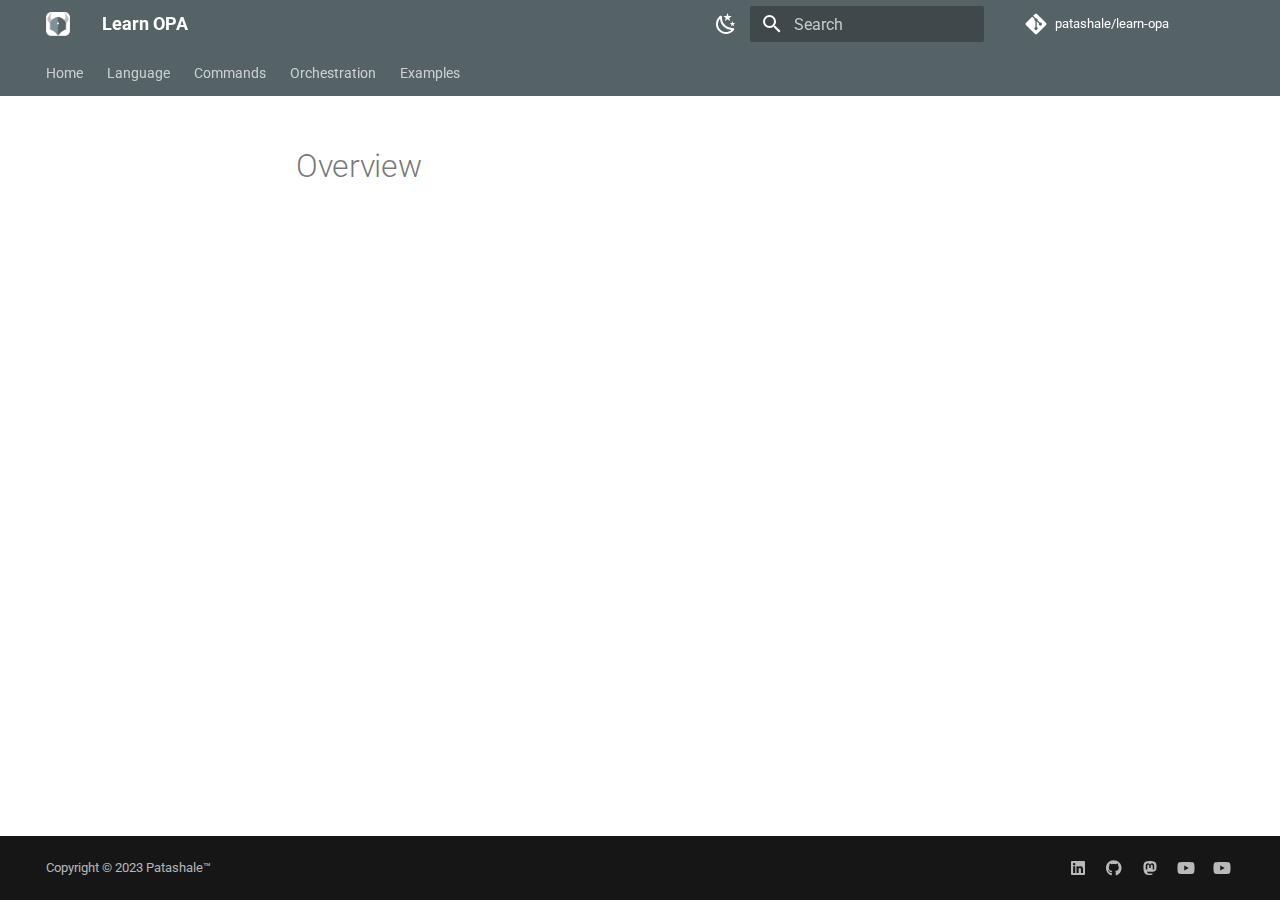
<file: en/examples/kubernetes/overview/index.html>
<!doctype html><html lang=en class=no-js> <head><meta charset=utf-8><meta name=viewport content="width=device-width,initial-scale=1"><meta name=description content="Learn everything about Open Policy Agent(OPA) here at Patashale™."><meta name=author content=Patashale™><link href=https://www.patashale.in/learn-opa/en/examples/kubernetes/overview/ rel=canonical><link rel=icon href=../../../../assets/images/favicon.png><meta name=generator content="mkdocs-1.5.3, mkdocs-material-9.4.14"><title>Overview - Learn OPA</title><link rel=stylesheet href=../../../../assets/stylesheets/main.fad675c6.min.css><link rel=stylesheet href=../../../../assets/stylesheets/palette.356b1318.min.css><link rel=preconnect href=https://fonts.gstatic.com crossorigin><link rel=stylesheet href="https://fonts.googleapis.com/css?family=Roboto:300,300i,400,400i,700,700i%7CRoboto+Mono:400,400i,700,700i&display=fallback"><style>:root{--md-text-font:"Roboto";--md-code-font:"Roboto Mono"}</style><link rel=stylesheet href=../../../../stylesheets/extra.css><script>__md_scope=new URL("../../../..",location),__md_hash=e=>[...e].reduce((e,_)=>(e<<5)-e+_.charCodeAt(0),0),__md_get=(e,_=localStorage,t=__md_scope)=>JSON.parse(_.getItem(t.pathname+"."+e)),__md_set=(e,_,t=localStorage,a=__md_scope)=>{try{t.setItem(a.pathname+"."+e,JSON.stringify(_))}catch(e){}}</script><meta property=og:type content=website><meta property=og:title content="Overview - Learn OPA"><meta property=og:description content="Learn everything about Open Policy Agent(OPA) here at Patashale™."><meta property=og:image content=https://www.patashale.in/learn-opa/assets/images/social/en/examples/kubernetes/overview.png><meta property=og:image:type content=image/png><meta property=og:image:width content=1200><meta property=og:image:height content=630><meta content=https://www.patashale.in/learn-opa/en/examples/kubernetes/overview/ property=og:url><meta name=twitter:card content=summary_large_image><meta name=twitter:title content="Overview - Learn OPA"><meta name=twitter:description content="Learn everything about Open Policy Agent(OPA) here at Patashale™."><meta name=twitter:image content=https://www.patashale.in/learn-opa/assets/images/social/en/examples/kubernetes/overview.png></head> <body dir=ltr data-md-color-scheme=default data-md-color-primary=indigo data-md-color-accent=indigo> <script>var palette=__md_get("__palette");if(palette&&"object"==typeof palette.color)for(var key of Object.keys(palette.color))document.body.setAttribute("data-md-color-"+key,palette.color[key])</script> <input class=md-toggle data-md-toggle=drawer type=checkbox id=__drawer autocomplete=off> <input class=md-toggle data-md-toggle=search type=checkbox id=__search autocomplete=off> <label class=md-overlay for=__drawer></label> <div data-md-component=skip> </div> <div data-md-component=announce> </div> <header class=md-header data-md-component=header> <nav class="md-header__inner md-grid" aria-label=Header> <a href=../../../.. title="Learn OPA" class="md-header__button md-logo" aria-label="Learn OPA" data-md-component=logo> <img src=../../../../assets/logo.png alt=logo> </a> <label class="md-header__button md-icon" for=__drawer> <svg xmlns=http://www.w3.org/2000/svg viewbox="0 0 24 24"><path d="M3 6h18v2H3V6m0 5h18v2H3v-2m0 5h18v2H3v-2Z"/></svg> </label> <div class=md-header__title data-md-component=header-title> <div class=md-header__ellipsis> <div class=md-header__topic> <span class=md-ellipsis> Learn OPA </span> </div> <div class=md-header__topic data-md-component=header-topic> <span class=md-ellipsis> Overview </span> </div> </div> </div> <form class=md-header__option data-md-component=palette> <input class=md-option data-md-color-media data-md-color-scheme=default data-md-color-primary=indigo data-md-color-accent=indigo aria-label="Switch to dark mode" type=radio name=__palette id=__palette_1> <label class="md-header__button md-icon" title="Switch to dark mode" for=__palette_2 hidden> <svg xmlns=http://www.w3.org/2000/svg viewbox="0 0 24 24"><path d="m17.75 4.09-2.53 1.94.91 3.06-2.63-1.81-2.63 1.81.91-3.06-2.53-1.94L12.44 4l1.06-3 1.06 3 3.19.09m3.5 6.91-1.64 1.25.59 1.98-1.7-1.17-1.7 1.17.59-1.98L15.75 11l2.06-.05L18.5 9l.69 1.95 2.06.05m-2.28 4.95c.83-.08 1.72 1.1 1.19 1.85-.32.45-.66.87-1.08 1.27C15.17 23 8.84 23 4.94 19.07c-3.91-3.9-3.91-10.24 0-14.14.4-.4.82-.76 1.27-1.08.75-.53 1.93.36 1.85 1.19-.27 2.86.69 5.83 2.89 8.02a9.96 9.96 0 0 0 8.02 2.89m-1.64 2.02a12.08 12.08 0 0 1-7.8-3.47c-2.17-2.19-3.33-5-3.49-7.82-2.81 3.14-2.7 7.96.31 10.98 3.02 3.01 7.84 3.12 10.98.31Z"/></svg> </label> <input class=md-option data-md-color-media data-md-color-scheme=slate data-md-color-primary=blue-grey data-md-color-accent=indigo aria-label="Switch to light mode" type=radio name=__palette id=__palette_2> <label class="md-header__button md-icon" title="Switch to light mode" for=__palette_1 hidden> <svg xmlns=http://www.w3.org/2000/svg viewbox="0 0 24 24"><path d="M12 7a5 5 0 0 1 5 5 5 5 0 0 1-5 5 5 5 0 0 1-5-5 5 5 0 0 1 5-5m0 2a3 3 0 0 0-3 3 3 3 0 0 0 3 3 3 3 0 0 0 3-3 3 3 0 0 0-3-3m0-7 2.39 3.42C13.65 5.15 12.84 5 12 5c-.84 0-1.65.15-2.39.42L12 2M3.34 7l4.16-.35A7.2 7.2 0 0 0 5.94 8.5c-.44.74-.69 1.5-.83 2.29L3.34 7m.02 10 1.76-3.77a7.131 7.131 0 0 0 2.38 4.14L3.36 17M20.65 7l-1.77 3.79a7.023 7.023 0 0 0-2.38-4.15l4.15.36m-.01 10-4.14.36c.59-.51 1.12-1.14 1.54-1.86.42-.73.69-1.5.83-2.29L20.64 17M12 22l-2.41-3.44c.74.27 1.55.44 2.41.44.82 0 1.63-.17 2.37-.44L12 22Z"/></svg> </label> </form> <label class="md-header__button md-icon" for=__search> <svg xmlns=http://www.w3.org/2000/svg viewbox="0 0 24 24"><path d="M9.5 3A6.5 6.5 0 0 1 16 9.5c0 1.61-.59 3.09-1.56 4.23l.27.27h.79l5 5-1.5 1.5-5-5v-.79l-.27-.27A6.516 6.516 0 0 1 9.5 16 6.5 6.5 0 0 1 3 9.5 6.5 6.5 0 0 1 9.5 3m0 2C7 5 5 7 5 9.5S7 14 9.5 14 14 12 14 9.5 12 5 9.5 5Z"/></svg> </label> <div class=md-search data-md-component=search role=dialog> <label class=md-search__overlay for=__search></label> <div class=md-search__inner role=search> <form class=md-search__form name=search> <input type=text class=md-search__input name=query aria-label=Search placeholder=Search autocapitalize=off autocorrect=off autocomplete=off spellcheck=false data-md-component=search-query required> <label class="md-search__icon md-icon" for=__search> <svg xmlns=http://www.w3.org/2000/svg viewbox="0 0 24 24"><path d="M9.5 3A6.5 6.5 0 0 1 16 9.5c0 1.61-.59 3.09-1.56 4.23l.27.27h.79l5 5-1.5 1.5-5-5v-.79l-.27-.27A6.516 6.516 0 0 1 9.5 16 6.5 6.5 0 0 1 3 9.5 6.5 6.5 0 0 1 9.5 3m0 2C7 5 5 7 5 9.5S7 14 9.5 14 14 12 14 9.5 12 5 9.5 5Z"/></svg> <svg xmlns=http://www.w3.org/2000/svg viewbox="0 0 24 24"><path d="M20 11v2H8l5.5 5.5-1.42 1.42L4.16 12l7.92-7.92L13.5 5.5 8 11h12Z"/></svg> </label> <nav class=md-search__options aria-label=Search> <button type=reset class="md-search__icon md-icon" title=Clear aria-label=Clear tabindex=-1> <svg xmlns=http://www.w3.org/2000/svg viewbox="0 0 24 24"><path d="M19 6.41 17.59 5 12 10.59 6.41 5 5 6.41 10.59 12 5 17.59 6.41 19 12 13.41 17.59 19 19 17.59 13.41 12 19 6.41Z"/></svg> </button> </nav> </form> <div class=md-search__output> <div class=md-search__scrollwrap data-md-scrollfix> <div class=md-search-result data-md-component=search-result> <div class=md-search-result__meta> Initializing search </div> <ol class=md-search-result__list role=presentation></ol> </div> </div> </div> </div> </div> <div class=md-header__source> <a href=https://github.com/patashale/learn-opa title="Go to repository" class=md-source data-md-component=source> <div class="md-source__icon md-icon"> <svg xmlns=http://www.w3.org/2000/svg viewbox="0 0 448 512"><!-- Font Awesome Free 6.4.2 by @fontawesome - https://fontawesome.com License - https://fontawesome.com/license/free (Icons: CC BY 4.0, Fonts: SIL OFL 1.1, Code: MIT License) Copyright 2023 Fonticons, Inc.--><path d="M439.55 236.05 244 40.45a28.87 28.87 0 0 0-40.81 0l-40.66 40.63 51.52 51.52c27.06-9.14 52.68 16.77 43.39 43.68l49.66 49.66c34.23-11.8 61.18 31 35.47 56.69-26.49 26.49-70.21-2.87-56-37.34L240.22 199v121.85c25.3 12.54 22.26 41.85 9.08 55a34.34 34.34 0 0 1-48.55 0c-17.57-17.6-11.07-46.91 11.25-56v-123c-20.8-8.51-24.6-30.74-18.64-45L142.57 101 8.45 235.14a28.86 28.86 0 0 0 0 40.81l195.61 195.6a28.86 28.86 0 0 0 40.8 0l194.69-194.69a28.86 28.86 0 0 0 0-40.81z"/></svg> </div> <div class=md-source__repository> patashale/learn-opa </div> </a> </div> </nav> </header> <div class=md-container data-md-component=container> <nav class=md-tabs aria-label=Tabs data-md-component=tabs> <div class=md-grid> <ul class=md-tabs__list> <li class=md-tabs__item> <a href=../../../.. class=md-tabs__link> Home </a> </li> <li class=md-tabs__item> <a href=../../../language/overview/ class=md-tabs__link> Language </a> </li> <li class=md-tabs__item> <a href=../../../commands/overview/ class=md-tabs__link> Commands </a> </li> <li class=md-tabs__item> <a href=../../../orchestration/overview/ class=md-tabs__link> Orchestration </a> </li> <li class=md-tabs__item> <a href=../../overview/ class=md-tabs__link> Examples </a> </li> </ul> </div> </nav> <main class=md-main data-md-component=main> <div class="md-main__inner md-grid"> <div class="md-sidebar md-sidebar--primary" data-md-component=sidebar data-md-type=navigation> <div class=md-sidebar__scrollwrap> <div class=md-sidebar__inner> <nav class="md-nav md-nav--primary md-nav--lifted" aria-label=Navigation data-md-level=0> <label class=md-nav__title for=__drawer> <a href=../../../.. title="Learn OPA" class="md-nav__button md-logo" aria-label="Learn OPA" data-md-component=logo> <img src=../../../../assets/logo.png alt=logo> </a> Learn OPA </label> <div class=md-nav__source> <a href=https://github.com/patashale/learn-opa title="Go to repository" class=md-source data-md-component=source> <div class="md-source__icon md-icon"> <svg xmlns=http://www.w3.org/2000/svg viewbox="0 0 448 512"><!-- Font Awesome Free 6.4.2 by @fontawesome - https://fontawesome.com License - https://fontawesome.com/license/free (Icons: CC BY 4.0, Fonts: SIL OFL 1.1, Code: MIT License) Copyright 2023 Fonticons, Inc.--><path d="M439.55 236.05 244 40.45a28.87 28.87 0 0 0-40.81 0l-40.66 40.63 51.52 51.52c27.06-9.14 52.68 16.77 43.39 43.68l49.66 49.66c34.23-11.8 61.18 31 35.47 56.69-26.49 26.49-70.21-2.87-56-37.34L240.22 199v121.85c25.3 12.54 22.26 41.85 9.08 55a34.34 34.34 0 0 1-48.55 0c-17.57-17.6-11.07-46.91 11.25-56v-123c-20.8-8.51-24.6-30.74-18.64-45L142.57 101 8.45 235.14a28.86 28.86 0 0 0 0 40.81l195.61 195.6a28.86 28.86 0 0 0 40.8 0l194.69-194.69a28.86 28.86 0 0 0 0-40.81z"/></svg> </div> <div class=md-source__repository> patashale/learn-opa </div> </a> </div> <ul class=md-nav__list data-md-scrollfix> <li class=md-nav__item> <a href=../../../.. class=md-nav__link> <span class=md-ellipsis> Home </span> </a> </li> <li class="md-nav__item md-nav__item--section md-nav__item--nested"> <input class="md-nav__toggle md-toggle " type=checkbox id=__nav_2> <label class=md-nav__link for=__nav_2 id=__nav_2_label tabindex> <span class=md-ellipsis> Language </span> <span class="md-nav__icon md-icon"></span> </label> <nav class=md-nav data-md-level=1 aria-labelledby=__nav_2_label aria-expanded=false> <label class=md-nav__title for=__nav_2> <span class="md-nav__icon md-icon"></span> Language </label> <ul class=md-nav__list data-md-scrollfix> <li class=md-nav__item> <a href=../../../language/overview/ class=md-nav__link> <span class=md-ellipsis> Overview </span> </a> </li> <li class="md-nav__item md-nav__item--nested"> <input class="md-nav__toggle md-toggle " type=checkbox id=__nav_2_2> <label class=md-nav__link for=__nav_2_2 id=__nav_2_2_label tabindex=0> <span class=md-ellipsis> Development </span> <span class="md-nav__icon md-icon"></span> </label> <nav class=md-nav data-md-level=2 aria-labelledby=__nav_2_2_label aria-expanded=false> <label class=md-nav__title for=__nav_2_2> <span class="md-nav__icon md-icon"></span> Development </label> <ul class=md-nav__list data-md-scrollfix> <li class=md-nav__item> <a href=../../../testing/overview.md class=md-nav__link> <span class=md-ellipsis> Overview </span> </a> </li> </ul> </nav> </li> <li class="md-nav__item md-nav__item--nested"> <input class="md-nav__toggle md-toggle " type=checkbox id=__nav_2_3> <label class=md-nav__link for=__nav_2_3 id=__nav_2_3_label tabindex=0> <span class=md-ellipsis> Testing </span> <span class="md-nav__icon md-icon"></span> </label> <nav class=md-nav data-md-level=2 aria-labelledby=__nav_2_3_label aria-expanded=false> <label class=md-nav__title for=__nav_2_3> <span class="md-nav__icon md-icon"></span> Testing </label> <ul class=md-nav__list data-md-scrollfix> <li class=md-nav__item> <a href=../../../testing/overview.md class=md-nav__link> <span class=md-ellipsis> Overview </span> </a> </li> </ul> </nav> </li> </ul> </nav> </li> <li class="md-nav__item md-nav__item--section md-nav__item--nested"> <input class="md-nav__toggle md-toggle " type=checkbox id=__nav_3> <label class=md-nav__link for=__nav_3 id=__nav_3_label tabindex> <span class=md-ellipsis> Commands </span> <span class="md-nav__icon md-icon"></span> </label> <nav class=md-nav data-md-level=1 aria-labelledby=__nav_3_label aria-expanded=false> <label class=md-nav__title for=__nav_3> <span class="md-nav__icon md-icon"></span> Commands </label> <ul class=md-nav__list data-md-scrollfix> <li class=md-nav__item> <a href=../../../commands/overview/ class=md-nav__link> <span class=md-ellipsis> Overview </span> </a> </li> </ul> </nav> </li> <li class="md-nav__item md-nav__item--section md-nav__item--nested"> <input class="md-nav__toggle md-toggle " type=checkbox id=__nav_4> <label class=md-nav__link for=__nav_4 id=__nav_4_label tabindex> <span class=md-ellipsis> Orchestration </span> <span class="md-nav__icon md-icon"></span> </label> <nav class=md-nav data-md-level=1 aria-labelledby=__nav_4_label aria-expanded=false> <label class=md-nav__title for=__nav_4> <span class="md-nav__icon md-icon"></span> Orchestration </label> <ul class=md-nav__list data-md-scrollfix> <li class=md-nav__item> <a href=../../../orchestration/overview/ class=md-nav__link> <span class=md-ellipsis> Overview </span> </a> </li> <li class="md-nav__item md-nav__item--nested"> <input class="md-nav__toggle md-toggle " type=checkbox id=__nav_4_2> <label class=md-nav__link for=__nav_4_2 id=__nav_4_2_label tabindex=0> <span class=md-ellipsis> Installation </span> <span class="md-nav__icon md-icon"></span> </label> <nav class=md-nav data-md-level=2 aria-labelledby=__nav_4_2_label aria-expanded=false> <label class=md-nav__title for=__nav_4_2> <span class="md-nav__icon md-icon"></span> Installation </label> <ul class=md-nav__list data-md-scrollfix> <li class=md-nav__item> <a href=../../../orchestration/installation/overview/ class=md-nav__link> <span class=md-ellipsis> Overview </span> </a> </li> </ul> </nav> </li> <li class="md-nav__item md-nav__item--nested"> <input class="md-nav__toggle md-toggle " type=checkbox id=__nav_4_3> <label class=md-nav__link for=__nav_4_3 id=__nav_4_3_label tabindex=0> <span class=md-ellipsis> Security </span> <span class="md-nav__icon md-icon"></span> </label> <nav class=md-nav data-md-level=2 aria-labelledby=__nav_4_3_label aria-expanded=false> <label class=md-nav__title for=__nav_4_3> <span class="md-nav__icon md-icon"></span> Security </label> <ul class=md-nav__list data-md-scrollfix> <li class=md-nav__item> <a href=../../../orchestration/security/overview/ class=md-nav__link> <span class=md-ellipsis> Overview </span> </a> </li> </ul> </nav> </li> <li class="md-nav__item md-nav__item--nested"> <input class="md-nav__toggle md-toggle " type=checkbox id=__nav_4_4> <label class=md-nav__link for=__nav_4_4 id=__nav_4_4_label tabindex=0> <span class=md-ellipsis> Performance </span> <span class="md-nav__icon md-icon"></span> </label> <nav class=md-nav data-md-level=2 aria-labelledby=__nav_4_4_label aria-expanded=false> <label class=md-nav__title for=__nav_4_4> <span class="md-nav__icon md-icon"></span> Performance </label> <ul class=md-nav__list data-md-scrollfix> <li class=md-nav__item> <a href=../../../orchestration/performance/overview/ class=md-nav__link> <span class=md-ellipsis> Overview </span> </a> </li> </ul> </nav> </li> </ul> </nav> </li> <li class="md-nav__item md-nav__item--section md-nav__item--nested"> <input class="md-nav__toggle md-toggle " type=checkbox id=__nav_5> <label class=md-nav__link for=__nav_5 id=__nav_5_label tabindex> <span class=md-ellipsis> Examples </span> <span class="md-nav__icon md-icon"></span> </label> <nav class=md-nav data-md-level=1 aria-labelledby=__nav_5_label aria-expanded=false> <label class=md-nav__title for=__nav_5> <span class="md-nav__icon md-icon"></span> Examples </label> <ul class=md-nav__list data-md-scrollfix> <li class=md-nav__item> <a href=../../overview/ class=md-nav__link> <span class=md-ellipsis> Overview </span> </a> </li> <li class="md-nav__item md-nav__item--nested"> <input class="md-nav__toggle md-toggle " type=checkbox id=__nav_5_2> <label class=md-nav__link for=__nav_5_2 id=__nav_5_2_label tabindex=0> <span class=md-ellipsis> Kubernetes </span> <span class="md-nav__icon md-icon"></span> </label> <nav class=md-nav data-md-level=2 aria-labelledby=__nav_5_2_label aria-expanded=false> <label class=md-nav__title for=__nav_5_2> <span class="md-nav__icon md-icon"></span> Kubernetes </label> <ul class=md-nav__list data-md-scrollfix> <li class=md-nav__item> <a href=../../../kubernetes/overview.md class=md-nav__link> <span class=md-ellipsis> Overview </span> </a> </li> </ul> </nav> </li> <li class="md-nav__item md-nav__item--nested"> <input class="md-nav__toggle md-toggle " type=checkbox id=__nav_5_3> <label class=md-nav__link for=__nav_5_3 id=__nav_5_3_label tabindex=0> <span class=md-ellipsis> OpenTofu </span> <span class="md-nav__icon md-icon"></span> </label> <nav class=md-nav data-md-level=2 aria-labelledby=__nav_5_3_label aria-expanded=false> <label class=md-nav__title for=__nav_5_3> <span class="md-nav__icon md-icon"></span> OpenTofu </label> <ul class=md-nav__list data-md-scrollfix> <li class=md-nav__item> <a href=../../../opentofu/overview.md class=md-nav__link> <span class=md-ellipsis> Overview </span> </a> </li> </ul> </nav> </li> </ul> </nav> </li> </ul> </nav> </div> </div> </div> <div class="md-sidebar md-sidebar--secondary" data-md-component=sidebar data-md-type=toc> <div class=md-sidebar__scrollwrap> <div class=md-sidebar__inner> <nav class="md-nav md-nav--secondary" aria-label="Table of contents"> </nav> </div> </div> </div> <div class=md-content data-md-component=content> <article class="md-content__inner md-typeset"> <h1>Overview</h1> </article> </div> </div> </main> <footer class=md-footer> <div class="md-footer-meta md-typeset"> <div class="md-footer-meta__inner md-grid"> <div class=md-copyright> <div class=md-copyright__highlight> Copyright &copy; 2023 Patashale™ </div> </div> <div class=md-social> <a href=https://linkedin.com/company/patashale target=_blank rel=noopener title="Patashale™ on LinkedIn" class=md-social__link> <svg xmlns=http://www.w3.org/2000/svg viewbox="0 0 448 512"><!-- Font Awesome Free 6.4.2 by @fontawesome - https://fontawesome.com License - https://fontawesome.com/license/free (Icons: CC BY 4.0, Fonts: SIL OFL 1.1, Code: MIT License) Copyright 2023 Fonticons, Inc.--><path d="M416 32H31.9C14.3 32 0 46.5 0 64.3v383.4C0 465.5 14.3 480 31.9 480H416c17.6 0 32-14.5 32-32.3V64.3c0-17.8-14.4-32.3-32-32.3zM135.4 416H69V202.2h66.5V416zm-33.2-243c-21.3 0-38.5-17.3-38.5-38.5S80.9 96 102.2 96c21.2 0 38.5 17.3 38.5 38.5 0 21.3-17.2 38.5-38.5 38.5zm282.1 243h-66.4V312c0-24.8-.5-56.7-34.5-56.7-34.6 0-39.9 27-39.9 54.9V416h-66.4V202.2h63.7v29.2h.9c8.9-16.8 30.6-34.5 62.9-34.5 67.2 0 79.7 44.3 79.7 101.9V416z"/></svg> </a> <a href=https://github.com/patashale target=_blank rel=noopener title="Patashale™ on GitHub" class=md-social__link> <svg xmlns=http://www.w3.org/2000/svg viewbox="0 0 496 512"><!-- Font Awesome Free 6.4.2 by @fontawesome - https://fontawesome.com License - https://fontawesome.com/license/free (Icons: CC BY 4.0, Fonts: SIL OFL 1.1, Code: MIT License) Copyright 2023 Fonticons, Inc.--><path d="M165.9 397.4c0 2-2.3 3.6-5.2 3.6-3.3.3-5.6-1.3-5.6-3.6 0-2 2.3-3.6 5.2-3.6 3-.3 5.6 1.3 5.6 3.6zm-31.1-4.5c-.7 2 1.3 4.3 4.3 4.9 2.6 1 5.6 0 6.2-2s-1.3-4.3-4.3-5.2c-2.6-.7-5.5.3-6.2 2.3zm44.2-1.7c-2.9.7-4.9 2.6-4.6 4.9.3 2 2.9 3.3 5.9 2.6 2.9-.7 4.9-2.6 4.6-4.6-.3-1.9-3-3.2-5.9-2.9zM244.8 8C106.1 8 0 113.3 0 252c0 110.9 69.8 205.8 169.5 239.2 12.8 2.3 17.3-5.6 17.3-12.1 0-6.2-.3-40.4-.3-61.4 0 0-70 15-84.7-29.8 0 0-11.4-29.1-27.8-36.6 0 0-22.9-15.7 1.6-15.4 0 0 24.9 2 38.6 25.8 21.9 38.6 58.6 27.5 72.9 20.9 2.3-16 8.8-27.1 16-33.7-55.9-6.2-112.3-14.3-112.3-110.5 0-27.5 7.6-41.3 23.6-58.9-2.6-6.5-11.1-33.3 2.6-67.9 20.9-6.5 69 27 69 27 20-5.6 41.5-8.5 62.8-8.5s42.8 2.9 62.8 8.5c0 0 48.1-33.6 69-27 13.7 34.7 5.2 61.4 2.6 67.9 16 17.7 25.8 31.5 25.8 58.9 0 96.5-58.9 104.2-114.8 110.5 9.2 7.9 17 22.9 17 46.4 0 33.7-.3 75.4-.3 83.6 0 6.5 4.6 14.4 17.3 12.1C428.2 457.8 496 362.9 496 252 496 113.3 383.5 8 244.8 8zM97.2 352.9c-1.3 1-1 3.3.7 5.2 1.6 1.6 3.9 2.3 5.2 1 1.3-1 1-3.3-.7-5.2-1.6-1.6-3.9-2.3-5.2-1zm-10.8-8.1c-.7 1.3.3 2.9 2.3 3.9 1.6 1 3.6.7 4.3-.7.7-1.3-.3-2.9-2.3-3.9-2-.6-3.6-.3-4.3.7zm32.4 35.6c-1.6 1.3-1 4.3 1.3 6.2 2.3 2.3 5.2 2.6 6.5 1 1.3-1.3.7-4.3-1.3-6.2-2.2-2.3-5.2-2.6-6.5-1zm-11.4-14.7c-1.6 1-1.6 3.6 0 5.9 1.6 2.3 4.3 3.3 5.6 2.3 1.6-1.3 1.6-3.9 0-6.2-1.4-2.3-4-3.3-5.6-2z"/></svg> </a> <a href=https://mastodon.social/@patashale target=_blank rel="noopener me" title="Patashale™ on Mastodon" class=md-social__link> <svg xmlns=http://www.w3.org/2000/svg viewbox="0 0 448 512"><!-- Font Awesome Free 6.4.2 by @fontawesome - https://fontawesome.com License - https://fontawesome.com/license/free (Icons: CC BY 4.0, Fonts: SIL OFL 1.1, Code: MIT License) Copyright 2023 Fonticons, Inc.--><path d="M433 179.11c0-97.2-63.71-125.7-63.71-125.7-62.52-28.7-228.56-28.4-290.48 0 0 0-63.72 28.5-63.72 125.7 0 115.7-6.6 259.4 105.63 289.1 40.51 10.7 75.32 13 103.33 11.4 50.81-2.8 79.32-18.1 79.32-18.1l-1.7-36.9s-36.31 11.4-77.12 10.1c-40.41-1.4-83-4.4-89.63-54a102.54 102.54 0 0 1-.9-13.9c85.63 20.9 158.65 9.1 178.75 6.7 56.12-6.7 105-41.3 111.23-72.9 9.8-49.8 9-121.5 9-121.5zm-75.12 125.2h-46.63v-114.2c0-49.7-64-51.6-64 6.9v62.5h-46.33V197c0-58.5-64-56.6-64-6.9v114.2H90.19c0-122.1-5.2-147.9 18.41-175 25.9-28.9 79.82-30.8 103.83 6.1l11.6 19.5 11.6-19.5c24.11-37.1 78.12-34.8 103.83-6.1 23.71 27.3 18.4 53 18.4 175z"/></svg> </a> <a href=https://youtube.com/@patashale target=_blank rel=noopener title="Patashale™ on YouTube" class=md-social__link> <svg xmlns=http://www.w3.org/2000/svg viewbox="0 0 576 512"><!-- Font Awesome Free 6.4.2 by @fontawesome - https://fontawesome.com License - https://fontawesome.com/license/free (Icons: CC BY 4.0, Fonts: SIL OFL 1.1, Code: MIT License) Copyright 2023 Fonticons, Inc.--><path d="M549.655 124.083c-6.281-23.65-24.787-42.276-48.284-48.597C458.781 64 288 64 288 64S117.22 64 74.629 75.486c-23.497 6.322-42.003 24.947-48.284 48.597-11.412 42.867-11.412 132.305-11.412 132.305s0 89.438 11.412 132.305c6.281 23.65 24.787 41.5 48.284 47.821C117.22 448 288 448 288 448s170.78 0 213.371-11.486c23.497-6.321 42.003-24.171 48.284-47.821 11.412-42.867 11.412-132.305 11.412-132.305s0-89.438-11.412-132.305zm-317.51 213.508V175.185l142.739 81.205-142.739 81.201z"/></svg> </a> <a href=https://youtube.com/@learn-opa target=_blank rel=noopener title="Learn OPA on YouTube" class=md-social__link> <svg xmlns=http://www.w3.org/2000/svg viewbox="0 0 576 512"><!-- Font Awesome Free 6.4.2 by @fontawesome - https://fontawesome.com License - https://fontawesome.com/license/free (Icons: CC BY 4.0, Fonts: SIL OFL 1.1, Code: MIT License) Copyright 2023 Fonticons, Inc.--><path d="M549.655 124.083c-6.281-23.65-24.787-42.276-48.284-48.597C458.781 64 288 64 288 64S117.22 64 74.629 75.486c-23.497 6.322-42.003 24.947-48.284 48.597-11.412 42.867-11.412 132.305-11.412 132.305s0 89.438 11.412 132.305c6.281 23.65 24.787 41.5 48.284 47.821C117.22 448 288 448 288 448s170.78 0 213.371-11.486c23.497-6.321 42.003-24.171 48.284-47.821 11.412-42.867 11.412-132.305 11.412-132.305s0-89.438-11.412-132.305zm-317.51 213.508V175.185l142.739 81.205-142.739 81.201z"/></svg> </a> </div> </div> </div> </footer> </div> <div class=md-dialog data-md-component=dialog> <div class="md-dialog__inner md-typeset"></div> </div> <script id=__config type=application/json>{"base": "../../../..", "features": ["navigation.footer", "navigation.tabs", "content.tooltips"], "search": "../../../../assets/javascripts/workers/search.f886a092.min.js", "translations": {"clipboard.copied": "Copied to clipboard", "clipboard.copy": "Copy to clipboard", "search.result.more.one": "1 more on this page", "search.result.more.other": "# more on this page", "search.result.none": "No matching documents", "search.result.one": "1 matching document", "search.result.other": "# matching documents", "search.result.placeholder": "Type to start searching", "search.result.term.missing": "Missing", "select.version": "Select version"}}</script> <script src=../../../../assets/javascripts/bundle.cd18aaf1.min.js></script> </body> </html>
</file>
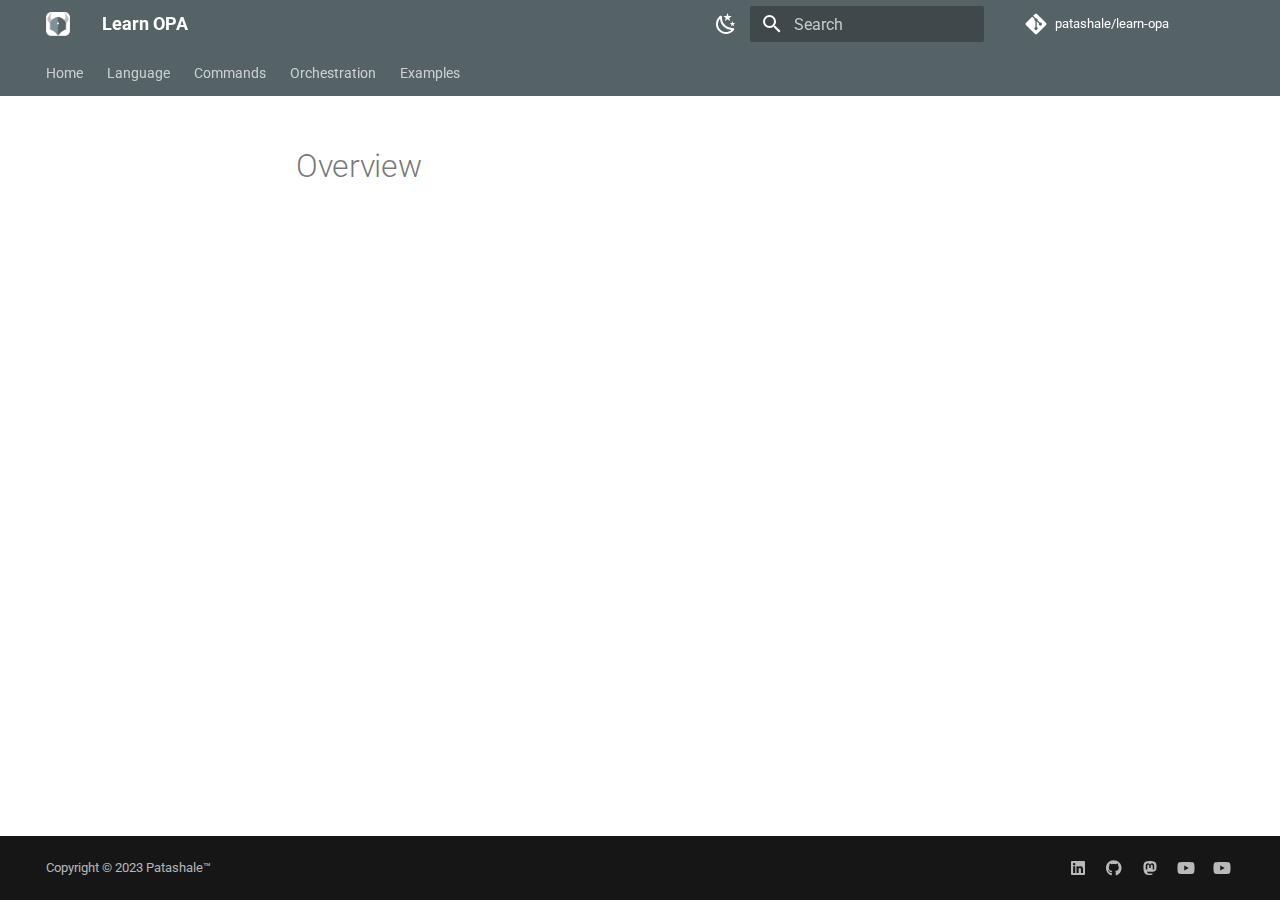
<file: en/examples/opentofu/overview/index.html>
<!doctype html><html lang=en class=no-js> <head><meta charset=utf-8><meta name=viewport content="width=device-width,initial-scale=1"><meta name=description content="Learn everything about Open Policy Agent(OPA) here at Patashale™."><meta name=author content=Patashale™><link href=https://www.patashale.in/learn-opa/en/examples/opentofu/overview/ rel=canonical><link rel=icon href=../../../../assets/images/favicon.png><meta name=generator content="mkdocs-1.5.3, mkdocs-material-9.4.14"><title>Overview - Learn OPA</title><link rel=stylesheet href=../../../../assets/stylesheets/main.fad675c6.min.css><link rel=stylesheet href=../../../../assets/stylesheets/palette.356b1318.min.css><link rel=preconnect href=https://fonts.gstatic.com crossorigin><link rel=stylesheet href="https://fonts.googleapis.com/css?family=Roboto:300,300i,400,400i,700,700i%7CRoboto+Mono:400,400i,700,700i&display=fallback"><style>:root{--md-text-font:"Roboto";--md-code-font:"Roboto Mono"}</style><link rel=stylesheet href=../../../../stylesheets/extra.css><script>__md_scope=new URL("../../../..",location),__md_hash=e=>[...e].reduce((e,_)=>(e<<5)-e+_.charCodeAt(0),0),__md_get=(e,_=localStorage,t=__md_scope)=>JSON.parse(_.getItem(t.pathname+"."+e)),__md_set=(e,_,t=localStorage,a=__md_scope)=>{try{t.setItem(a.pathname+"."+e,JSON.stringify(_))}catch(e){}}</script><meta property=og:type content=website><meta property=og:title content="Overview - Learn OPA"><meta property=og:description content="Learn everything about Open Policy Agent(OPA) here at Patashale™."><meta property=og:image content=https://www.patashale.in/learn-opa/assets/images/social/en/examples/opentofu/overview.png><meta property=og:image:type content=image/png><meta property=og:image:width content=1200><meta property=og:image:height content=630><meta content=https://www.patashale.in/learn-opa/en/examples/opentofu/overview/ property=og:url><meta name=twitter:card content=summary_large_image><meta name=twitter:title content="Overview - Learn OPA"><meta name=twitter:description content="Learn everything about Open Policy Agent(OPA) here at Patashale™."><meta name=twitter:image content=https://www.patashale.in/learn-opa/assets/images/social/en/examples/opentofu/overview.png></head> <body dir=ltr data-md-color-scheme=default data-md-color-primary=indigo data-md-color-accent=indigo> <script>var palette=__md_get("__palette");if(palette&&"object"==typeof palette.color)for(var key of Object.keys(palette.color))document.body.setAttribute("data-md-color-"+key,palette.color[key])</script> <input class=md-toggle data-md-toggle=drawer type=checkbox id=__drawer autocomplete=off> <input class=md-toggle data-md-toggle=search type=checkbox id=__search autocomplete=off> <label class=md-overlay for=__drawer></label> <div data-md-component=skip> </div> <div data-md-component=announce> </div> <header class=md-header data-md-component=header> <nav class="md-header__inner md-grid" aria-label=Header> <a href=../../../.. title="Learn OPA" class="md-header__button md-logo" aria-label="Learn OPA" data-md-component=logo> <img src=../../../../assets/logo.png alt=logo> </a> <label class="md-header__button md-icon" for=__drawer> <svg xmlns=http://www.w3.org/2000/svg viewbox="0 0 24 24"><path d="M3 6h18v2H3V6m0 5h18v2H3v-2m0 5h18v2H3v-2Z"/></svg> </label> <div class=md-header__title data-md-component=header-title> <div class=md-header__ellipsis> <div class=md-header__topic> <span class=md-ellipsis> Learn OPA </span> </div> <div class=md-header__topic data-md-component=header-topic> <span class=md-ellipsis> Overview </span> </div> </div> </div> <form class=md-header__option data-md-component=palette> <input class=md-option data-md-color-media data-md-color-scheme=default data-md-color-primary=indigo data-md-color-accent=indigo aria-label="Switch to dark mode" type=radio name=__palette id=__palette_1> <label class="md-header__button md-icon" title="Switch to dark mode" for=__palette_2 hidden> <svg xmlns=http://www.w3.org/2000/svg viewbox="0 0 24 24"><path d="m17.75 4.09-2.53 1.94.91 3.06-2.63-1.81-2.63 1.81.91-3.06-2.53-1.94L12.44 4l1.06-3 1.06 3 3.19.09m3.5 6.91-1.64 1.25.59 1.98-1.7-1.17-1.7 1.17.59-1.98L15.75 11l2.06-.05L18.5 9l.69 1.95 2.06.05m-2.28 4.95c.83-.08 1.72 1.1 1.19 1.85-.32.45-.66.87-1.08 1.27C15.17 23 8.84 23 4.94 19.07c-3.91-3.9-3.91-10.24 0-14.14.4-.4.82-.76 1.27-1.08.75-.53 1.93.36 1.85 1.19-.27 2.86.69 5.83 2.89 8.02a9.96 9.96 0 0 0 8.02 2.89m-1.64 2.02a12.08 12.08 0 0 1-7.8-3.47c-2.17-2.19-3.33-5-3.49-7.82-2.81 3.14-2.7 7.96.31 10.98 3.02 3.01 7.84 3.12 10.98.31Z"/></svg> </label> <input class=md-option data-md-color-media data-md-color-scheme=slate data-md-color-primary=blue-grey data-md-color-accent=indigo aria-label="Switch to light mode" type=radio name=__palette id=__palette_2> <label class="md-header__button md-icon" title="Switch to light mode" for=__palette_1 hidden> <svg xmlns=http://www.w3.org/2000/svg viewbox="0 0 24 24"><path d="M12 7a5 5 0 0 1 5 5 5 5 0 0 1-5 5 5 5 0 0 1-5-5 5 5 0 0 1 5-5m0 2a3 3 0 0 0-3 3 3 3 0 0 0 3 3 3 3 0 0 0 3-3 3 3 0 0 0-3-3m0-7 2.39 3.42C13.65 5.15 12.84 5 12 5c-.84 0-1.65.15-2.39.42L12 2M3.34 7l4.16-.35A7.2 7.2 0 0 0 5.94 8.5c-.44.74-.69 1.5-.83 2.29L3.34 7m.02 10 1.76-3.77a7.131 7.131 0 0 0 2.38 4.14L3.36 17M20.65 7l-1.77 3.79a7.023 7.023 0 0 0-2.38-4.15l4.15.36m-.01 10-4.14.36c.59-.51 1.12-1.14 1.54-1.86.42-.73.69-1.5.83-2.29L20.64 17M12 22l-2.41-3.44c.74.27 1.55.44 2.41.44.82 0 1.63-.17 2.37-.44L12 22Z"/></svg> </label> </form> <label class="md-header__button md-icon" for=__search> <svg xmlns=http://www.w3.org/2000/svg viewbox="0 0 24 24"><path d="M9.5 3A6.5 6.5 0 0 1 16 9.5c0 1.61-.59 3.09-1.56 4.23l.27.27h.79l5 5-1.5 1.5-5-5v-.79l-.27-.27A6.516 6.516 0 0 1 9.5 16 6.5 6.5 0 0 1 3 9.5 6.5 6.5 0 0 1 9.5 3m0 2C7 5 5 7 5 9.5S7 14 9.5 14 14 12 14 9.5 12 5 9.5 5Z"/></svg> </label> <div class=md-search data-md-component=search role=dialog> <label class=md-search__overlay for=__search></label> <div class=md-search__inner role=search> <form class=md-search__form name=search> <input type=text class=md-search__input name=query aria-label=Search placeholder=Search autocapitalize=off autocorrect=off autocomplete=off spellcheck=false data-md-component=search-query required> <label class="md-search__icon md-icon" for=__search> <svg xmlns=http://www.w3.org/2000/svg viewbox="0 0 24 24"><path d="M9.5 3A6.5 6.5 0 0 1 16 9.5c0 1.61-.59 3.09-1.56 4.23l.27.27h.79l5 5-1.5 1.5-5-5v-.79l-.27-.27A6.516 6.516 0 0 1 9.5 16 6.5 6.5 0 0 1 3 9.5 6.5 6.5 0 0 1 9.5 3m0 2C7 5 5 7 5 9.5S7 14 9.5 14 14 12 14 9.5 12 5 9.5 5Z"/></svg> <svg xmlns=http://www.w3.org/2000/svg viewbox="0 0 24 24"><path d="M20 11v2H8l5.5 5.5-1.42 1.42L4.16 12l7.92-7.92L13.5 5.5 8 11h12Z"/></svg> </label> <nav class=md-search__options aria-label=Search> <button type=reset class="md-search__icon md-icon" title=Clear aria-label=Clear tabindex=-1> <svg xmlns=http://www.w3.org/2000/svg viewbox="0 0 24 24"><path d="M19 6.41 17.59 5 12 10.59 6.41 5 5 6.41 10.59 12 5 17.59 6.41 19 12 13.41 17.59 19 19 17.59 13.41 12 19 6.41Z"/></svg> </button> </nav> </form> <div class=md-search__output> <div class=md-search__scrollwrap data-md-scrollfix> <div class=md-search-result data-md-component=search-result> <div class=md-search-result__meta> Initializing search </div> <ol class=md-search-result__list role=presentation></ol> </div> </div> </div> </div> </div> <div class=md-header__source> <a href=https://github.com/patashale/learn-opa title="Go to repository" class=md-source data-md-component=source> <div class="md-source__icon md-icon"> <svg xmlns=http://www.w3.org/2000/svg viewbox="0 0 448 512"><!-- Font Awesome Free 6.4.2 by @fontawesome - https://fontawesome.com License - https://fontawesome.com/license/free (Icons: CC BY 4.0, Fonts: SIL OFL 1.1, Code: MIT License) Copyright 2023 Fonticons, Inc.--><path d="M439.55 236.05 244 40.45a28.87 28.87 0 0 0-40.81 0l-40.66 40.63 51.52 51.52c27.06-9.14 52.68 16.77 43.39 43.68l49.66 49.66c34.23-11.8 61.18 31 35.47 56.69-26.49 26.49-70.21-2.87-56-37.34L240.22 199v121.85c25.3 12.54 22.26 41.85 9.08 55a34.34 34.34 0 0 1-48.55 0c-17.57-17.6-11.07-46.91 11.25-56v-123c-20.8-8.51-24.6-30.74-18.64-45L142.57 101 8.45 235.14a28.86 28.86 0 0 0 0 40.81l195.61 195.6a28.86 28.86 0 0 0 40.8 0l194.69-194.69a28.86 28.86 0 0 0 0-40.81z"/></svg> </div> <div class=md-source__repository> patashale/learn-opa </div> </a> </div> </nav> </header> <div class=md-container data-md-component=container> <nav class=md-tabs aria-label=Tabs data-md-component=tabs> <div class=md-grid> <ul class=md-tabs__list> <li class=md-tabs__item> <a href=../../../.. class=md-tabs__link> Home </a> </li> <li class=md-tabs__item> <a href=../../../language/overview/ class=md-tabs__link> Language </a> </li> <li class=md-tabs__item> <a href=../../../commands/overview/ class=md-tabs__link> Commands </a> </li> <li class=md-tabs__item> <a href=../../../orchestration/overview/ class=md-tabs__link> Orchestration </a> </li> <li class=md-tabs__item> <a href=../../overview/ class=md-tabs__link> Examples </a> </li> </ul> </div> </nav> <main class=md-main data-md-component=main> <div class="md-main__inner md-grid"> <div class="md-sidebar md-sidebar--primary" data-md-component=sidebar data-md-type=navigation> <div class=md-sidebar__scrollwrap> <div class=md-sidebar__inner> <nav class="md-nav md-nav--primary md-nav--lifted" aria-label=Navigation data-md-level=0> <label class=md-nav__title for=__drawer> <a href=../../../.. title="Learn OPA" class="md-nav__button md-logo" aria-label="Learn OPA" data-md-component=logo> <img src=../../../../assets/logo.png alt=logo> </a> Learn OPA </label> <div class=md-nav__source> <a href=https://github.com/patashale/learn-opa title="Go to repository" class=md-source data-md-component=source> <div class="md-source__icon md-icon"> <svg xmlns=http://www.w3.org/2000/svg viewbox="0 0 448 512"><!-- Font Awesome Free 6.4.2 by @fontawesome - https://fontawesome.com License - https://fontawesome.com/license/free (Icons: CC BY 4.0, Fonts: SIL OFL 1.1, Code: MIT License) Copyright 2023 Fonticons, Inc.--><path d="M439.55 236.05 244 40.45a28.87 28.87 0 0 0-40.81 0l-40.66 40.63 51.52 51.52c27.06-9.14 52.68 16.77 43.39 43.68l49.66 49.66c34.23-11.8 61.18 31 35.47 56.69-26.49 26.49-70.21-2.87-56-37.34L240.22 199v121.85c25.3 12.54 22.26 41.85 9.08 55a34.34 34.34 0 0 1-48.55 0c-17.57-17.6-11.07-46.91 11.25-56v-123c-20.8-8.51-24.6-30.74-18.64-45L142.57 101 8.45 235.14a28.86 28.86 0 0 0 0 40.81l195.61 195.6a28.86 28.86 0 0 0 40.8 0l194.69-194.69a28.86 28.86 0 0 0 0-40.81z"/></svg> </div> <div class=md-source__repository> patashale/learn-opa </div> </a> </div> <ul class=md-nav__list data-md-scrollfix> <li class=md-nav__item> <a href=../../../.. class=md-nav__link> <span class=md-ellipsis> Home </span> </a> </li> <li class="md-nav__item md-nav__item--section md-nav__item--nested"> <input class="md-nav__toggle md-toggle " type=checkbox id=__nav_2> <label class=md-nav__link for=__nav_2 id=__nav_2_label tabindex> <span class=md-ellipsis> Language </span> <span class="md-nav__icon md-icon"></span> </label> <nav class=md-nav data-md-level=1 aria-labelledby=__nav_2_label aria-expanded=false> <label class=md-nav__title for=__nav_2> <span class="md-nav__icon md-icon"></span> Language </label> <ul class=md-nav__list data-md-scrollfix> <li class=md-nav__item> <a href=../../../language/overview/ class=md-nav__link> <span class=md-ellipsis> Overview </span> </a> </li> <li class="md-nav__item md-nav__item--nested"> <input class="md-nav__toggle md-toggle " type=checkbox id=__nav_2_2> <label class=md-nav__link for=__nav_2_2 id=__nav_2_2_label tabindex=0> <span class=md-ellipsis> Development </span> <span class="md-nav__icon md-icon"></span> </label> <nav class=md-nav data-md-level=2 aria-labelledby=__nav_2_2_label aria-expanded=false> <label class=md-nav__title for=__nav_2_2> <span class="md-nav__icon md-icon"></span> Development </label> <ul class=md-nav__list data-md-scrollfix> <li class=md-nav__item> <a href=../../../testing/overview.md class=md-nav__link> <span class=md-ellipsis> Overview </span> </a> </li> </ul> </nav> </li> <li class="md-nav__item md-nav__item--nested"> <input class="md-nav__toggle md-toggle " type=checkbox id=__nav_2_3> <label class=md-nav__link for=__nav_2_3 id=__nav_2_3_label tabindex=0> <span class=md-ellipsis> Testing </span> <span class="md-nav__icon md-icon"></span> </label> <nav class=md-nav data-md-level=2 aria-labelledby=__nav_2_3_label aria-expanded=false> <label class=md-nav__title for=__nav_2_3> <span class="md-nav__icon md-icon"></span> Testing </label> <ul class=md-nav__list data-md-scrollfix> <li class=md-nav__item> <a href=../../../testing/overview.md class=md-nav__link> <span class=md-ellipsis> Overview </span> </a> </li> </ul> </nav> </li> </ul> </nav> </li> <li class="md-nav__item md-nav__item--section md-nav__item--nested"> <input class="md-nav__toggle md-toggle " type=checkbox id=__nav_3> <label class=md-nav__link for=__nav_3 id=__nav_3_label tabindex> <span class=md-ellipsis> Commands </span> <span class="md-nav__icon md-icon"></span> </label> <nav class=md-nav data-md-level=1 aria-labelledby=__nav_3_label aria-expanded=false> <label class=md-nav__title for=__nav_3> <span class="md-nav__icon md-icon"></span> Commands </label> <ul class=md-nav__list data-md-scrollfix> <li class=md-nav__item> <a href=../../../commands/overview/ class=md-nav__link> <span class=md-ellipsis> Overview </span> </a> </li> </ul> </nav> </li> <li class="md-nav__item md-nav__item--section md-nav__item--nested"> <input class="md-nav__toggle md-toggle " type=checkbox id=__nav_4> <label class=md-nav__link for=__nav_4 id=__nav_4_label tabindex> <span class=md-ellipsis> Orchestration </span> <span class="md-nav__icon md-icon"></span> </label> <nav class=md-nav data-md-level=1 aria-labelledby=__nav_4_label aria-expanded=false> <label class=md-nav__title for=__nav_4> <span class="md-nav__icon md-icon"></span> Orchestration </label> <ul class=md-nav__list data-md-scrollfix> <li class=md-nav__item> <a href=../../../orchestration/overview/ class=md-nav__link> <span class=md-ellipsis> Overview </span> </a> </li> <li class="md-nav__item md-nav__item--nested"> <input class="md-nav__toggle md-toggle " type=checkbox id=__nav_4_2> <label class=md-nav__link for=__nav_4_2 id=__nav_4_2_label tabindex=0> <span class=md-ellipsis> Installation </span> <span class="md-nav__icon md-icon"></span> </label> <nav class=md-nav data-md-level=2 aria-labelledby=__nav_4_2_label aria-expanded=false> <label class=md-nav__title for=__nav_4_2> <span class="md-nav__icon md-icon"></span> Installation </label> <ul class=md-nav__list data-md-scrollfix> <li class=md-nav__item> <a href=../../../orchestration/installation/overview/ class=md-nav__link> <span class=md-ellipsis> Overview </span> </a> </li> </ul> </nav> </li> <li class="md-nav__item md-nav__item--nested"> <input class="md-nav__toggle md-toggle " type=checkbox id=__nav_4_3> <label class=md-nav__link for=__nav_4_3 id=__nav_4_3_label tabindex=0> <span class=md-ellipsis> Security </span> <span class="md-nav__icon md-icon"></span> </label> <nav class=md-nav data-md-level=2 aria-labelledby=__nav_4_3_label aria-expanded=false> <label class=md-nav__title for=__nav_4_3> <span class="md-nav__icon md-icon"></span> Security </label> <ul class=md-nav__list data-md-scrollfix> <li class=md-nav__item> <a href=../../../orchestration/security/overview/ class=md-nav__link> <span class=md-ellipsis> Overview </span> </a> </li> </ul> </nav> </li> <li class="md-nav__item md-nav__item--nested"> <input class="md-nav__toggle md-toggle " type=checkbox id=__nav_4_4> <label class=md-nav__link for=__nav_4_4 id=__nav_4_4_label tabindex=0> <span class=md-ellipsis> Performance </span> <span class="md-nav__icon md-icon"></span> </label> <nav class=md-nav data-md-level=2 aria-labelledby=__nav_4_4_label aria-expanded=false> <label class=md-nav__title for=__nav_4_4> <span class="md-nav__icon md-icon"></span> Performance </label> <ul class=md-nav__list data-md-scrollfix> <li class=md-nav__item> <a href=../../../orchestration/performance/overview/ class=md-nav__link> <span class=md-ellipsis> Overview </span> </a> </li> </ul> </nav> </li> </ul> </nav> </li> <li class="md-nav__item md-nav__item--section md-nav__item--nested"> <input class="md-nav__toggle md-toggle " type=checkbox id=__nav_5> <label class=md-nav__link for=__nav_5 id=__nav_5_label tabindex> <span class=md-ellipsis> Examples </span> <span class="md-nav__icon md-icon"></span> </label> <nav class=md-nav data-md-level=1 aria-labelledby=__nav_5_label aria-expanded=false> <label class=md-nav__title for=__nav_5> <span class="md-nav__icon md-icon"></span> Examples </label> <ul class=md-nav__list data-md-scrollfix> <li class=md-nav__item> <a href=../../overview/ class=md-nav__link> <span class=md-ellipsis> Overview </span> </a> </li> <li class="md-nav__item md-nav__item--nested"> <input class="md-nav__toggle md-toggle " type=checkbox id=__nav_5_2> <label class=md-nav__link for=__nav_5_2 id=__nav_5_2_label tabindex=0> <span class=md-ellipsis> Kubernetes </span> <span class="md-nav__icon md-icon"></span> </label> <nav class=md-nav data-md-level=2 aria-labelledby=__nav_5_2_label aria-expanded=false> <label class=md-nav__title for=__nav_5_2> <span class="md-nav__icon md-icon"></span> Kubernetes </label> <ul class=md-nav__list data-md-scrollfix> <li class=md-nav__item> <a href=../../../kubernetes/overview.md class=md-nav__link> <span class=md-ellipsis> Overview </span> </a> </li> </ul> </nav> </li> <li class="md-nav__item md-nav__item--nested"> <input class="md-nav__toggle md-toggle " type=checkbox id=__nav_5_3> <label class=md-nav__link for=__nav_5_3 id=__nav_5_3_label tabindex=0> <span class=md-ellipsis> OpenTofu </span> <span class="md-nav__icon md-icon"></span> </label> <nav class=md-nav data-md-level=2 aria-labelledby=__nav_5_3_label aria-expanded=false> <label class=md-nav__title for=__nav_5_3> <span class="md-nav__icon md-icon"></span> OpenTofu </label> <ul class=md-nav__list data-md-scrollfix> <li class=md-nav__item> <a href=../../../opentofu/overview.md class=md-nav__link> <span class=md-ellipsis> Overview </span> </a> </li> </ul> </nav> </li> </ul> </nav> </li> </ul> </nav> </div> </div> </div> <div class="md-sidebar md-sidebar--secondary" data-md-component=sidebar data-md-type=toc> <div class=md-sidebar__scrollwrap> <div class=md-sidebar__inner> <nav class="md-nav md-nav--secondary" aria-label="Table of contents"> </nav> </div> </div> </div> <div class=md-content data-md-component=content> <article class="md-content__inner md-typeset"> <h1>Overview</h1> </article> </div> </div> </main> <footer class=md-footer> <div class="md-footer-meta md-typeset"> <div class="md-footer-meta__inner md-grid"> <div class=md-copyright> <div class=md-copyright__highlight> Copyright &copy; 2023 Patashale™ </div> </div> <div class=md-social> <a href=https://linkedin.com/company/patashale target=_blank rel=noopener title="Patashale™ on LinkedIn" class=md-social__link> <svg xmlns=http://www.w3.org/2000/svg viewbox="0 0 448 512"><!-- Font Awesome Free 6.4.2 by @fontawesome - https://fontawesome.com License - https://fontawesome.com/license/free (Icons: CC BY 4.0, Fonts: SIL OFL 1.1, Code: MIT License) Copyright 2023 Fonticons, Inc.--><path d="M416 32H31.9C14.3 32 0 46.5 0 64.3v383.4C0 465.5 14.3 480 31.9 480H416c17.6 0 32-14.5 32-32.3V64.3c0-17.8-14.4-32.3-32-32.3zM135.4 416H69V202.2h66.5V416zm-33.2-243c-21.3 0-38.5-17.3-38.5-38.5S80.9 96 102.2 96c21.2 0 38.5 17.3 38.5 38.5 0 21.3-17.2 38.5-38.5 38.5zm282.1 243h-66.4V312c0-24.8-.5-56.7-34.5-56.7-34.6 0-39.9 27-39.9 54.9V416h-66.4V202.2h63.7v29.2h.9c8.9-16.8 30.6-34.5 62.9-34.5 67.2 0 79.7 44.3 79.7 101.9V416z"/></svg> </a> <a href=https://github.com/patashale target=_blank rel=noopener title="Patashale™ on GitHub" class=md-social__link> <svg xmlns=http://www.w3.org/2000/svg viewbox="0 0 496 512"><!-- Font Awesome Free 6.4.2 by @fontawesome - https://fontawesome.com License - https://fontawesome.com/license/free (Icons: CC BY 4.0, Fonts: SIL OFL 1.1, Code: MIT License) Copyright 2023 Fonticons, Inc.--><path d="M165.9 397.4c0 2-2.3 3.6-5.2 3.6-3.3.3-5.6-1.3-5.6-3.6 0-2 2.3-3.6 5.2-3.6 3-.3 5.6 1.3 5.6 3.6zm-31.1-4.5c-.7 2 1.3 4.3 4.3 4.9 2.6 1 5.6 0 6.2-2s-1.3-4.3-4.3-5.2c-2.6-.7-5.5.3-6.2 2.3zm44.2-1.7c-2.9.7-4.9 2.6-4.6 4.9.3 2 2.9 3.3 5.9 2.6 2.9-.7 4.9-2.6 4.6-4.6-.3-1.9-3-3.2-5.9-2.9zM244.8 8C106.1 8 0 113.3 0 252c0 110.9 69.8 205.8 169.5 239.2 12.8 2.3 17.3-5.6 17.3-12.1 0-6.2-.3-40.4-.3-61.4 0 0-70 15-84.7-29.8 0 0-11.4-29.1-27.8-36.6 0 0-22.9-15.7 1.6-15.4 0 0 24.9 2 38.6 25.8 21.9 38.6 58.6 27.5 72.9 20.9 2.3-16 8.8-27.1 16-33.7-55.9-6.2-112.3-14.3-112.3-110.5 0-27.5 7.6-41.3 23.6-58.9-2.6-6.5-11.1-33.3 2.6-67.9 20.9-6.5 69 27 69 27 20-5.6 41.5-8.5 62.8-8.5s42.8 2.9 62.8 8.5c0 0 48.1-33.6 69-27 13.7 34.7 5.2 61.4 2.6 67.9 16 17.7 25.8 31.5 25.8 58.9 0 96.5-58.9 104.2-114.8 110.5 9.2 7.9 17 22.9 17 46.4 0 33.7-.3 75.4-.3 83.6 0 6.5 4.6 14.4 17.3 12.1C428.2 457.8 496 362.9 496 252 496 113.3 383.5 8 244.8 8zM97.2 352.9c-1.3 1-1 3.3.7 5.2 1.6 1.6 3.9 2.3 5.2 1 1.3-1 1-3.3-.7-5.2-1.6-1.6-3.9-2.3-5.2-1zm-10.8-8.1c-.7 1.3.3 2.9 2.3 3.9 1.6 1 3.6.7 4.3-.7.7-1.3-.3-2.9-2.3-3.9-2-.6-3.6-.3-4.3.7zm32.4 35.6c-1.6 1.3-1 4.3 1.3 6.2 2.3 2.3 5.2 2.6 6.5 1 1.3-1.3.7-4.3-1.3-6.2-2.2-2.3-5.2-2.6-6.5-1zm-11.4-14.7c-1.6 1-1.6 3.6 0 5.9 1.6 2.3 4.3 3.3 5.6 2.3 1.6-1.3 1.6-3.9 0-6.2-1.4-2.3-4-3.3-5.6-2z"/></svg> </a> <a href=https://mastodon.social/@patashale target=_blank rel="noopener me" title="Patashale™ on Mastodon" class=md-social__link> <svg xmlns=http://www.w3.org/2000/svg viewbox="0 0 448 512"><!-- Font Awesome Free 6.4.2 by @fontawesome - https://fontawesome.com License - https://fontawesome.com/license/free (Icons: CC BY 4.0, Fonts: SIL OFL 1.1, Code: MIT License) Copyright 2023 Fonticons, Inc.--><path d="M433 179.11c0-97.2-63.71-125.7-63.71-125.7-62.52-28.7-228.56-28.4-290.48 0 0 0-63.72 28.5-63.72 125.7 0 115.7-6.6 259.4 105.63 289.1 40.51 10.7 75.32 13 103.33 11.4 50.81-2.8 79.32-18.1 79.32-18.1l-1.7-36.9s-36.31 11.4-77.12 10.1c-40.41-1.4-83-4.4-89.63-54a102.54 102.54 0 0 1-.9-13.9c85.63 20.9 158.65 9.1 178.75 6.7 56.12-6.7 105-41.3 111.23-72.9 9.8-49.8 9-121.5 9-121.5zm-75.12 125.2h-46.63v-114.2c0-49.7-64-51.6-64 6.9v62.5h-46.33V197c0-58.5-64-56.6-64-6.9v114.2H90.19c0-122.1-5.2-147.9 18.41-175 25.9-28.9 79.82-30.8 103.83 6.1l11.6 19.5 11.6-19.5c24.11-37.1 78.12-34.8 103.83-6.1 23.71 27.3 18.4 53 18.4 175z"/></svg> </a> <a href=https://youtube.com/@patashale target=_blank rel=noopener title="Patashale™ on YouTube" class=md-social__link> <svg xmlns=http://www.w3.org/2000/svg viewbox="0 0 576 512"><!-- Font Awesome Free 6.4.2 by @fontawesome - https://fontawesome.com License - https://fontawesome.com/license/free (Icons: CC BY 4.0, Fonts: SIL OFL 1.1, Code: MIT License) Copyright 2023 Fonticons, Inc.--><path d="M549.655 124.083c-6.281-23.65-24.787-42.276-48.284-48.597C458.781 64 288 64 288 64S117.22 64 74.629 75.486c-23.497 6.322-42.003 24.947-48.284 48.597-11.412 42.867-11.412 132.305-11.412 132.305s0 89.438 11.412 132.305c6.281 23.65 24.787 41.5 48.284 47.821C117.22 448 288 448 288 448s170.78 0 213.371-11.486c23.497-6.321 42.003-24.171 48.284-47.821 11.412-42.867 11.412-132.305 11.412-132.305s0-89.438-11.412-132.305zm-317.51 213.508V175.185l142.739 81.205-142.739 81.201z"/></svg> </a> <a href=https://youtube.com/@learn-opa target=_blank rel=noopener title="Learn OPA on YouTube" class=md-social__link> <svg xmlns=http://www.w3.org/2000/svg viewbox="0 0 576 512"><!-- Font Awesome Free 6.4.2 by @fontawesome - https://fontawesome.com License - https://fontawesome.com/license/free (Icons: CC BY 4.0, Fonts: SIL OFL 1.1, Code: MIT License) Copyright 2023 Fonticons, Inc.--><path d="M549.655 124.083c-6.281-23.65-24.787-42.276-48.284-48.597C458.781 64 288 64 288 64S117.22 64 74.629 75.486c-23.497 6.322-42.003 24.947-48.284 48.597-11.412 42.867-11.412 132.305-11.412 132.305s0 89.438 11.412 132.305c6.281 23.65 24.787 41.5 48.284 47.821C117.22 448 288 448 288 448s170.78 0 213.371-11.486c23.497-6.321 42.003-24.171 48.284-47.821 11.412-42.867 11.412-132.305 11.412-132.305s0-89.438-11.412-132.305zm-317.51 213.508V175.185l142.739 81.205-142.739 81.201z"/></svg> </a> </div> </div> </div> </footer> </div> <div class=md-dialog data-md-component=dialog> <div class="md-dialog__inner md-typeset"></div> </div> <script id=__config type=application/json>{"base": "../../../..", "features": ["navigation.footer", "navigation.tabs", "content.tooltips"], "search": "../../../../assets/javascripts/workers/search.f886a092.min.js", "translations": {"clipboard.copied": "Copied to clipboard", "clipboard.copy": "Copy to clipboard", "search.result.more.one": "1 more on this page", "search.result.more.other": "# more on this page", "search.result.none": "No matching documents", "search.result.one": "1 matching document", "search.result.other": "# matching documents", "search.result.placeholder": "Type to start searching", "search.result.term.missing": "Missing", "select.version": "Select version"}}</script> <script src=../../../../assets/javascripts/bundle.cd18aaf1.min.js></script> </body> </html>
</file>
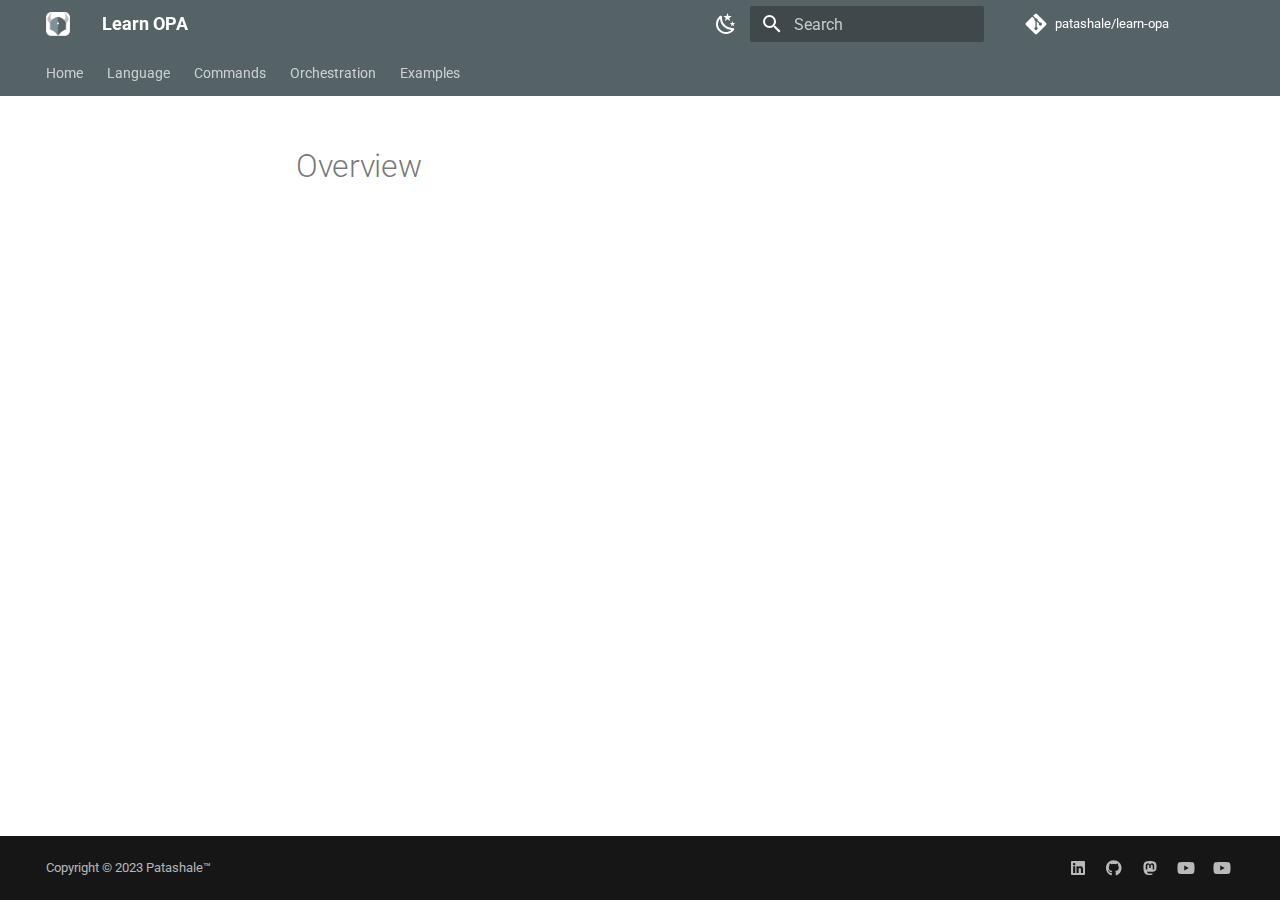
<file: en/language/testing/overview/index.html>
<!doctype html><html lang=en class=no-js> <head><meta charset=utf-8><meta name=viewport content="width=device-width,initial-scale=1"><meta name=description content="Learn everything about Open Policy Agent(OPA) here at Patashale™."><meta name=author content=Patashale™><link href=https://www.patashale.in/learn-opa/en/language/testing/overview/ rel=canonical><link rel=icon href=../../../../assets/images/favicon.png><meta name=generator content="mkdocs-1.5.3, mkdocs-material-9.4.14"><title>Overview - Learn OPA</title><link rel=stylesheet href=../../../../assets/stylesheets/main.fad675c6.min.css><link rel=stylesheet href=../../../../assets/stylesheets/palette.356b1318.min.css><link rel=preconnect href=https://fonts.gstatic.com crossorigin><link rel=stylesheet href="https://fonts.googleapis.com/css?family=Roboto:300,300i,400,400i,700,700i%7CRoboto+Mono:400,400i,700,700i&display=fallback"><style>:root{--md-text-font:"Roboto";--md-code-font:"Roboto Mono"}</style><link rel=stylesheet href=../../../../stylesheets/extra.css><script>__md_scope=new URL("../../../..",location),__md_hash=e=>[...e].reduce((e,_)=>(e<<5)-e+_.charCodeAt(0),0),__md_get=(e,_=localStorage,t=__md_scope)=>JSON.parse(_.getItem(t.pathname+"."+e)),__md_set=(e,_,t=localStorage,a=__md_scope)=>{try{t.setItem(a.pathname+"."+e,JSON.stringify(_))}catch(e){}}</script><meta property=og:type content=website><meta property=og:title content="Overview - Learn OPA"><meta property=og:description content="Learn everything about Open Policy Agent(OPA) here at Patashale™."><meta property=og:image content=https://www.patashale.in/learn-opa/assets/images/social/en/language/testing/overview.png><meta property=og:image:type content=image/png><meta property=og:image:width content=1200><meta property=og:image:height content=630><meta content=https://www.patashale.in/learn-opa/en/language/testing/overview/ property=og:url><meta name=twitter:card content=summary_large_image><meta name=twitter:title content="Overview - Learn OPA"><meta name=twitter:description content="Learn everything about Open Policy Agent(OPA) here at Patashale™."><meta name=twitter:image content=https://www.patashale.in/learn-opa/assets/images/social/en/language/testing/overview.png></head> <body dir=ltr data-md-color-scheme=default data-md-color-primary=indigo data-md-color-accent=indigo> <script>var palette=__md_get("__palette");if(palette&&"object"==typeof palette.color)for(var key of Object.keys(palette.color))document.body.setAttribute("data-md-color-"+key,palette.color[key])</script> <input class=md-toggle data-md-toggle=drawer type=checkbox id=__drawer autocomplete=off> <input class=md-toggle data-md-toggle=search type=checkbox id=__search autocomplete=off> <label class=md-overlay for=__drawer></label> <div data-md-component=skip> </div> <div data-md-component=announce> </div> <header class=md-header data-md-component=header> <nav class="md-header__inner md-grid" aria-label=Header> <a href=../../../.. title="Learn OPA" class="md-header__button md-logo" aria-label="Learn OPA" data-md-component=logo> <img src=../../../../assets/logo.png alt=logo> </a> <label class="md-header__button md-icon" for=__drawer> <svg xmlns=http://www.w3.org/2000/svg viewbox="0 0 24 24"><path d="M3 6h18v2H3V6m0 5h18v2H3v-2m0 5h18v2H3v-2Z"/></svg> </label> <div class=md-header__title data-md-component=header-title> <div class=md-header__ellipsis> <div class=md-header__topic> <span class=md-ellipsis> Learn OPA </span> </div> <div class=md-header__topic data-md-component=header-topic> <span class=md-ellipsis> Overview </span> </div> </div> </div> <form class=md-header__option data-md-component=palette> <input class=md-option data-md-color-media data-md-color-scheme=default data-md-color-primary=indigo data-md-color-accent=indigo aria-label="Switch to dark mode" type=radio name=__palette id=__palette_1> <label class="md-header__button md-icon" title="Switch to dark mode" for=__palette_2 hidden> <svg xmlns=http://www.w3.org/2000/svg viewbox="0 0 24 24"><path d="m17.75 4.09-2.53 1.94.91 3.06-2.63-1.81-2.63 1.81.91-3.06-2.53-1.94L12.44 4l1.06-3 1.06 3 3.19.09m3.5 6.91-1.64 1.25.59 1.98-1.7-1.17-1.7 1.17.59-1.98L15.75 11l2.06-.05L18.5 9l.69 1.95 2.06.05m-2.28 4.95c.83-.08 1.72 1.1 1.19 1.85-.32.45-.66.87-1.08 1.27C15.17 23 8.84 23 4.94 19.07c-3.91-3.9-3.91-10.24 0-14.14.4-.4.82-.76 1.27-1.08.75-.53 1.93.36 1.85 1.19-.27 2.86.69 5.83 2.89 8.02a9.96 9.96 0 0 0 8.02 2.89m-1.64 2.02a12.08 12.08 0 0 1-7.8-3.47c-2.17-2.19-3.33-5-3.49-7.82-2.81 3.14-2.7 7.96.31 10.98 3.02 3.01 7.84 3.12 10.98.31Z"/></svg> </label> <input class=md-option data-md-color-media data-md-color-scheme=slate data-md-color-primary=blue-grey data-md-color-accent=indigo aria-label="Switch to light mode" type=radio name=__palette id=__palette_2> <label class="md-header__button md-icon" title="Switch to light mode" for=__palette_1 hidden> <svg xmlns=http://www.w3.org/2000/svg viewbox="0 0 24 24"><path d="M12 7a5 5 0 0 1 5 5 5 5 0 0 1-5 5 5 5 0 0 1-5-5 5 5 0 0 1 5-5m0 2a3 3 0 0 0-3 3 3 3 0 0 0 3 3 3 3 0 0 0 3-3 3 3 0 0 0-3-3m0-7 2.39 3.42C13.65 5.15 12.84 5 12 5c-.84 0-1.65.15-2.39.42L12 2M3.34 7l4.16-.35A7.2 7.2 0 0 0 5.94 8.5c-.44.74-.69 1.5-.83 2.29L3.34 7m.02 10 1.76-3.77a7.131 7.131 0 0 0 2.38 4.14L3.36 17M20.65 7l-1.77 3.79a7.023 7.023 0 0 0-2.38-4.15l4.15.36m-.01 10-4.14.36c.59-.51 1.12-1.14 1.54-1.86.42-.73.69-1.5.83-2.29L20.64 17M12 22l-2.41-3.44c.74.27 1.55.44 2.41.44.82 0 1.63-.17 2.37-.44L12 22Z"/></svg> </label> </form> <label class="md-header__button md-icon" for=__search> <svg xmlns=http://www.w3.org/2000/svg viewbox="0 0 24 24"><path d="M9.5 3A6.5 6.5 0 0 1 16 9.5c0 1.61-.59 3.09-1.56 4.23l.27.27h.79l5 5-1.5 1.5-5-5v-.79l-.27-.27A6.516 6.516 0 0 1 9.5 16 6.5 6.5 0 0 1 3 9.5 6.5 6.5 0 0 1 9.5 3m0 2C7 5 5 7 5 9.5S7 14 9.5 14 14 12 14 9.5 12 5 9.5 5Z"/></svg> </label> <div class=md-search data-md-component=search role=dialog> <label class=md-search__overlay for=__search></label> <div class=md-search__inner role=search> <form class=md-search__form name=search> <input type=text class=md-search__input name=query aria-label=Search placeholder=Search autocapitalize=off autocorrect=off autocomplete=off spellcheck=false data-md-component=search-query required> <label class="md-search__icon md-icon" for=__search> <svg xmlns=http://www.w3.org/2000/svg viewbox="0 0 24 24"><path d="M9.5 3A6.5 6.5 0 0 1 16 9.5c0 1.61-.59 3.09-1.56 4.23l.27.27h.79l5 5-1.5 1.5-5-5v-.79l-.27-.27A6.516 6.516 0 0 1 9.5 16 6.5 6.5 0 0 1 3 9.5 6.5 6.5 0 0 1 9.5 3m0 2C7 5 5 7 5 9.5S7 14 9.5 14 14 12 14 9.5 12 5 9.5 5Z"/></svg> <svg xmlns=http://www.w3.org/2000/svg viewbox="0 0 24 24"><path d="M20 11v2H8l5.5 5.5-1.42 1.42L4.16 12l7.92-7.92L13.5 5.5 8 11h12Z"/></svg> </label> <nav class=md-search__options aria-label=Search> <button type=reset class="md-search__icon md-icon" title=Clear aria-label=Clear tabindex=-1> <svg xmlns=http://www.w3.org/2000/svg viewbox="0 0 24 24"><path d="M19 6.41 17.59 5 12 10.59 6.41 5 5 6.41 10.59 12 5 17.59 6.41 19 12 13.41 17.59 19 19 17.59 13.41 12 19 6.41Z"/></svg> </button> </nav> </form> <div class=md-search__output> <div class=md-search__scrollwrap data-md-scrollfix> <div class=md-search-result data-md-component=search-result> <div class=md-search-result__meta> Initializing search </div> <ol class=md-search-result__list role=presentation></ol> </div> </div> </div> </div> </div> <div class=md-header__source> <a href=https://github.com/patashale/learn-opa title="Go to repository" class=md-source data-md-component=source> <div class="md-source__icon md-icon"> <svg xmlns=http://www.w3.org/2000/svg viewbox="0 0 448 512"><!-- Font Awesome Free 6.4.2 by @fontawesome - https://fontawesome.com License - https://fontawesome.com/license/free (Icons: CC BY 4.0, Fonts: SIL OFL 1.1, Code: MIT License) Copyright 2023 Fonticons, Inc.--><path d="M439.55 236.05 244 40.45a28.87 28.87 0 0 0-40.81 0l-40.66 40.63 51.52 51.52c27.06-9.14 52.68 16.77 43.39 43.68l49.66 49.66c34.23-11.8 61.18 31 35.47 56.69-26.49 26.49-70.21-2.87-56-37.34L240.22 199v121.85c25.3 12.54 22.26 41.85 9.08 55a34.34 34.34 0 0 1-48.55 0c-17.57-17.6-11.07-46.91 11.25-56v-123c-20.8-8.51-24.6-30.74-18.64-45L142.57 101 8.45 235.14a28.86 28.86 0 0 0 0 40.81l195.61 195.6a28.86 28.86 0 0 0 40.8 0l194.69-194.69a28.86 28.86 0 0 0 0-40.81z"/></svg> </div> <div class=md-source__repository> patashale/learn-opa </div> </a> </div> </nav> </header> <div class=md-container data-md-component=container> <nav class=md-tabs aria-label=Tabs data-md-component=tabs> <div class=md-grid> <ul class=md-tabs__list> <li class=md-tabs__item> <a href=../../../.. class=md-tabs__link> Home </a> </li> <li class=md-tabs__item> <a href=../../overview/ class=md-tabs__link> Language </a> </li> <li class=md-tabs__item> <a href=../../../commands/overview/ class=md-tabs__link> Commands </a> </li> <li class=md-tabs__item> <a href=../../../orchestration/overview/ class=md-tabs__link> Orchestration </a> </li> <li class=md-tabs__item> <a href=../../../examples/overview/ class=md-tabs__link> Examples </a> </li> </ul> </div> </nav> <main class=md-main data-md-component=main> <div class="md-main__inner md-grid"> <div class="md-sidebar md-sidebar--primary" data-md-component=sidebar data-md-type=navigation> <div class=md-sidebar__scrollwrap> <div class=md-sidebar__inner> <nav class="md-nav md-nav--primary md-nav--lifted" aria-label=Navigation data-md-level=0> <label class=md-nav__title for=__drawer> <a href=../../../.. title="Learn OPA" class="md-nav__button md-logo" aria-label="Learn OPA" data-md-component=logo> <img src=../../../../assets/logo.png alt=logo> </a> Learn OPA </label> <div class=md-nav__source> <a href=https://github.com/patashale/learn-opa title="Go to repository" class=md-source data-md-component=source> <div class="md-source__icon md-icon"> <svg xmlns=http://www.w3.org/2000/svg viewbox="0 0 448 512"><!-- Font Awesome Free 6.4.2 by @fontawesome - https://fontawesome.com License - https://fontawesome.com/license/free (Icons: CC BY 4.0, Fonts: SIL OFL 1.1, Code: MIT License) Copyright 2023 Fonticons, Inc.--><path d="M439.55 236.05 244 40.45a28.87 28.87 0 0 0-40.81 0l-40.66 40.63 51.52 51.52c27.06-9.14 52.68 16.77 43.39 43.68l49.66 49.66c34.23-11.8 61.18 31 35.47 56.69-26.49 26.49-70.21-2.87-56-37.34L240.22 199v121.85c25.3 12.54 22.26 41.85 9.08 55a34.34 34.34 0 0 1-48.55 0c-17.57-17.6-11.07-46.91 11.25-56v-123c-20.8-8.51-24.6-30.74-18.64-45L142.57 101 8.45 235.14a28.86 28.86 0 0 0 0 40.81l195.61 195.6a28.86 28.86 0 0 0 40.8 0l194.69-194.69a28.86 28.86 0 0 0 0-40.81z"/></svg> </div> <div class=md-source__repository> patashale/learn-opa </div> </a> </div> <ul class=md-nav__list data-md-scrollfix> <li class=md-nav__item> <a href=../../../.. class=md-nav__link> <span class=md-ellipsis> Home </span> </a> </li> <li class="md-nav__item md-nav__item--section md-nav__item--nested"> <input class="md-nav__toggle md-toggle " type=checkbox id=__nav_2> <label class=md-nav__link for=__nav_2 id=__nav_2_label tabindex> <span class=md-ellipsis> Language </span> <span class="md-nav__icon md-icon"></span> </label> <nav class=md-nav data-md-level=1 aria-labelledby=__nav_2_label aria-expanded=false> <label class=md-nav__title for=__nav_2> <span class="md-nav__icon md-icon"></span> Language </label> <ul class=md-nav__list data-md-scrollfix> <li class=md-nav__item> <a href=../../overview/ class=md-nav__link> <span class=md-ellipsis> Overview </span> </a> </li> <li class="md-nav__item md-nav__item--nested"> <input class="md-nav__toggle md-toggle " type=checkbox id=__nav_2_2> <label class=md-nav__link for=__nav_2_2 id=__nav_2_2_label tabindex=0> <span class=md-ellipsis> Development </span> <span class="md-nav__icon md-icon"></span> </label> <nav class=md-nav data-md-level=2 aria-labelledby=__nav_2_2_label aria-expanded=false> <label class=md-nav__title for=__nav_2_2> <span class="md-nav__icon md-icon"></span> Development </label> <ul class=md-nav__list data-md-scrollfix> <li class=md-nav__item> <a href=../../../testing/overview.md class=md-nav__link> <span class=md-ellipsis> Overview </span> </a> </li> </ul> </nav> </li> <li class="md-nav__item md-nav__item--nested"> <input class="md-nav__toggle md-toggle " type=checkbox id=__nav_2_3> <label class=md-nav__link for=__nav_2_3 id=__nav_2_3_label tabindex=0> <span class=md-ellipsis> Testing </span> <span class="md-nav__icon md-icon"></span> </label> <nav class=md-nav data-md-level=2 aria-labelledby=__nav_2_3_label aria-expanded=false> <label class=md-nav__title for=__nav_2_3> <span class="md-nav__icon md-icon"></span> Testing </label> <ul class=md-nav__list data-md-scrollfix> <li class=md-nav__item> <a href=../../../testing/overview.md class=md-nav__link> <span class=md-ellipsis> Overview </span> </a> </li> </ul> </nav> </li> </ul> </nav> </li> <li class="md-nav__item md-nav__item--section md-nav__item--nested"> <input class="md-nav__toggle md-toggle " type=checkbox id=__nav_3> <label class=md-nav__link for=__nav_3 id=__nav_3_label tabindex> <span class=md-ellipsis> Commands </span> <span class="md-nav__icon md-icon"></span> </label> <nav class=md-nav data-md-level=1 aria-labelledby=__nav_3_label aria-expanded=false> <label class=md-nav__title for=__nav_3> <span class="md-nav__icon md-icon"></span> Commands </label> <ul class=md-nav__list data-md-scrollfix> <li class=md-nav__item> <a href=../../../commands/overview/ class=md-nav__link> <span class=md-ellipsis> Overview </span> </a> </li> </ul> </nav> </li> <li class="md-nav__item md-nav__item--section md-nav__item--nested"> <input class="md-nav__toggle md-toggle " type=checkbox id=__nav_4> <label class=md-nav__link for=__nav_4 id=__nav_4_label tabindex> <span class=md-ellipsis> Orchestration </span> <span class="md-nav__icon md-icon"></span> </label> <nav class=md-nav data-md-level=1 aria-labelledby=__nav_4_label aria-expanded=false> <label class=md-nav__title for=__nav_4> <span class="md-nav__icon md-icon"></span> Orchestration </label> <ul class=md-nav__list data-md-scrollfix> <li class=md-nav__item> <a href=../../../orchestration/overview/ class=md-nav__link> <span class=md-ellipsis> Overview </span> </a> </li> <li class="md-nav__item md-nav__item--nested"> <input class="md-nav__toggle md-toggle " type=checkbox id=__nav_4_2> <label class=md-nav__link for=__nav_4_2 id=__nav_4_2_label tabindex=0> <span class=md-ellipsis> Installation </span> <span class="md-nav__icon md-icon"></span> </label> <nav class=md-nav data-md-level=2 aria-labelledby=__nav_4_2_label aria-expanded=false> <label class=md-nav__title for=__nav_4_2> <span class="md-nav__icon md-icon"></span> Installation </label> <ul class=md-nav__list data-md-scrollfix> <li class=md-nav__item> <a href=../../../orchestration/installation/overview/ class=md-nav__link> <span class=md-ellipsis> Overview </span> </a> </li> </ul> </nav> </li> <li class="md-nav__item md-nav__item--nested"> <input class="md-nav__toggle md-toggle " type=checkbox id=__nav_4_3> <label class=md-nav__link for=__nav_4_3 id=__nav_4_3_label tabindex=0> <span class=md-ellipsis> Security </span> <span class="md-nav__icon md-icon"></span> </label> <nav class=md-nav data-md-level=2 aria-labelledby=__nav_4_3_label aria-expanded=false> <label class=md-nav__title for=__nav_4_3> <span class="md-nav__icon md-icon"></span> Security </label> <ul class=md-nav__list data-md-scrollfix> <li class=md-nav__item> <a href=../../../orchestration/security/overview/ class=md-nav__link> <span class=md-ellipsis> Overview </span> </a> </li> </ul> </nav> </li> <li class="md-nav__item md-nav__item--nested"> <input class="md-nav__toggle md-toggle " type=checkbox id=__nav_4_4> <label class=md-nav__link for=__nav_4_4 id=__nav_4_4_label tabindex=0> <span class=md-ellipsis> Performance </span> <span class="md-nav__icon md-icon"></span> </label> <nav class=md-nav data-md-level=2 aria-labelledby=__nav_4_4_label aria-expanded=false> <label class=md-nav__title for=__nav_4_4> <span class="md-nav__icon md-icon"></span> Performance </label> <ul class=md-nav__list data-md-scrollfix> <li class=md-nav__item> <a href=../../../orchestration/performance/overview/ class=md-nav__link> <span class=md-ellipsis> Overview </span> </a> </li> </ul> </nav> </li> </ul> </nav> </li> <li class="md-nav__item md-nav__item--section md-nav__item--nested"> <input class="md-nav__toggle md-toggle " type=checkbox id=__nav_5> <label class=md-nav__link for=__nav_5 id=__nav_5_label tabindex> <span class=md-ellipsis> Examples </span> <span class="md-nav__icon md-icon"></span> </label> <nav class=md-nav data-md-level=1 aria-labelledby=__nav_5_label aria-expanded=false> <label class=md-nav__title for=__nav_5> <span class="md-nav__icon md-icon"></span> Examples </label> <ul class=md-nav__list data-md-scrollfix> <li class=md-nav__item> <a href=../../../examples/overview/ class=md-nav__link> <span class=md-ellipsis> Overview </span> </a> </li> <li class="md-nav__item md-nav__item--nested"> <input class="md-nav__toggle md-toggle " type=checkbox id=__nav_5_2> <label class=md-nav__link for=__nav_5_2 id=__nav_5_2_label tabindex=0> <span class=md-ellipsis> Kubernetes </span> <span class="md-nav__icon md-icon"></span> </label> <nav class=md-nav data-md-level=2 aria-labelledby=__nav_5_2_label aria-expanded=false> <label class=md-nav__title for=__nav_5_2> <span class="md-nav__icon md-icon"></span> Kubernetes </label> <ul class=md-nav__list data-md-scrollfix> <li class=md-nav__item> <a href=../../../kubernetes/overview.md class=md-nav__link> <span class=md-ellipsis> Overview </span> </a> </li> </ul> </nav> </li> <li class="md-nav__item md-nav__item--nested"> <input class="md-nav__toggle md-toggle " type=checkbox id=__nav_5_3> <label class=md-nav__link for=__nav_5_3 id=__nav_5_3_label tabindex=0> <span class=md-ellipsis> OpenTofu </span> <span class="md-nav__icon md-icon"></span> </label> <nav class=md-nav data-md-level=2 aria-labelledby=__nav_5_3_label aria-expanded=false> <label class=md-nav__title for=__nav_5_3> <span class="md-nav__icon md-icon"></span> OpenTofu </label> <ul class=md-nav__list data-md-scrollfix> <li class=md-nav__item> <a href=../../../opentofu/overview.md class=md-nav__link> <span class=md-ellipsis> Overview </span> </a> </li> </ul> </nav> </li> </ul> </nav> </li> </ul> </nav> </div> </div> </div> <div class="md-sidebar md-sidebar--secondary" data-md-component=sidebar data-md-type=toc> <div class=md-sidebar__scrollwrap> <div class=md-sidebar__inner> <nav class="md-nav md-nav--secondary" aria-label="Table of contents"> </nav> </div> </div> </div> <div class=md-content data-md-component=content> <article class="md-content__inner md-typeset"> <h1>Overview</h1> </article> </div> </div> </main> <footer class=md-footer> <div class="md-footer-meta md-typeset"> <div class="md-footer-meta__inner md-grid"> <div class=md-copyright> <div class=md-copyright__highlight> Copyright &copy; 2023 Patashale™ </div> </div> <div class=md-social> <a href=https://linkedin.com/company/patashale target=_blank rel=noopener title="Patashale™ on LinkedIn" class=md-social__link> <svg xmlns=http://www.w3.org/2000/svg viewbox="0 0 448 512"><!-- Font Awesome Free 6.4.2 by @fontawesome - https://fontawesome.com License - https://fontawesome.com/license/free (Icons: CC BY 4.0, Fonts: SIL OFL 1.1, Code: MIT License) Copyright 2023 Fonticons, Inc.--><path d="M416 32H31.9C14.3 32 0 46.5 0 64.3v383.4C0 465.5 14.3 480 31.9 480H416c17.6 0 32-14.5 32-32.3V64.3c0-17.8-14.4-32.3-32-32.3zM135.4 416H69V202.2h66.5V416zm-33.2-243c-21.3 0-38.5-17.3-38.5-38.5S80.9 96 102.2 96c21.2 0 38.5 17.3 38.5 38.5 0 21.3-17.2 38.5-38.5 38.5zm282.1 243h-66.4V312c0-24.8-.5-56.7-34.5-56.7-34.6 0-39.9 27-39.9 54.9V416h-66.4V202.2h63.7v29.2h.9c8.9-16.8 30.6-34.5 62.9-34.5 67.2 0 79.7 44.3 79.7 101.9V416z"/></svg> </a> <a href=https://github.com/patashale target=_blank rel=noopener title="Patashale™ on GitHub" class=md-social__link> <svg xmlns=http://www.w3.org/2000/svg viewbox="0 0 496 512"><!-- Font Awesome Free 6.4.2 by @fontawesome - https://fontawesome.com License - https://fontawesome.com/license/free (Icons: CC BY 4.0, Fonts: SIL OFL 1.1, Code: MIT License) Copyright 2023 Fonticons, Inc.--><path d="M165.9 397.4c0 2-2.3 3.6-5.2 3.6-3.3.3-5.6-1.3-5.6-3.6 0-2 2.3-3.6 5.2-3.6 3-.3 5.6 1.3 5.6 3.6zm-31.1-4.5c-.7 2 1.3 4.3 4.3 4.9 2.6 1 5.6 0 6.2-2s-1.3-4.3-4.3-5.2c-2.6-.7-5.5.3-6.2 2.3zm44.2-1.7c-2.9.7-4.9 2.6-4.6 4.9.3 2 2.9 3.3 5.9 2.6 2.9-.7 4.9-2.6 4.6-4.6-.3-1.9-3-3.2-5.9-2.9zM244.8 8C106.1 8 0 113.3 0 252c0 110.9 69.8 205.8 169.5 239.2 12.8 2.3 17.3-5.6 17.3-12.1 0-6.2-.3-40.4-.3-61.4 0 0-70 15-84.7-29.8 0 0-11.4-29.1-27.8-36.6 0 0-22.9-15.7 1.6-15.4 0 0 24.9 2 38.6 25.8 21.9 38.6 58.6 27.5 72.9 20.9 2.3-16 8.8-27.1 16-33.7-55.9-6.2-112.3-14.3-112.3-110.5 0-27.5 7.6-41.3 23.6-58.9-2.6-6.5-11.1-33.3 2.6-67.9 20.9-6.5 69 27 69 27 20-5.6 41.5-8.5 62.8-8.5s42.8 2.9 62.8 8.5c0 0 48.1-33.6 69-27 13.7 34.7 5.2 61.4 2.6 67.9 16 17.7 25.8 31.5 25.8 58.9 0 96.5-58.9 104.2-114.8 110.5 9.2 7.9 17 22.9 17 46.4 0 33.7-.3 75.4-.3 83.6 0 6.5 4.6 14.4 17.3 12.1C428.2 457.8 496 362.9 496 252 496 113.3 383.5 8 244.8 8zM97.2 352.9c-1.3 1-1 3.3.7 5.2 1.6 1.6 3.9 2.3 5.2 1 1.3-1 1-3.3-.7-5.2-1.6-1.6-3.9-2.3-5.2-1zm-10.8-8.1c-.7 1.3.3 2.9 2.3 3.9 1.6 1 3.6.7 4.3-.7.7-1.3-.3-2.9-2.3-3.9-2-.6-3.6-.3-4.3.7zm32.4 35.6c-1.6 1.3-1 4.3 1.3 6.2 2.3 2.3 5.2 2.6 6.5 1 1.3-1.3.7-4.3-1.3-6.2-2.2-2.3-5.2-2.6-6.5-1zm-11.4-14.7c-1.6 1-1.6 3.6 0 5.9 1.6 2.3 4.3 3.3 5.6 2.3 1.6-1.3 1.6-3.9 0-6.2-1.4-2.3-4-3.3-5.6-2z"/></svg> </a> <a href=https://mastodon.social/@patashale target=_blank rel="noopener me" title="Patashale™ on Mastodon" class=md-social__link> <svg xmlns=http://www.w3.org/2000/svg viewbox="0 0 448 512"><!-- Font Awesome Free 6.4.2 by @fontawesome - https://fontawesome.com License - https://fontawesome.com/license/free (Icons: CC BY 4.0, Fonts: SIL OFL 1.1, Code: MIT License) Copyright 2023 Fonticons, Inc.--><path d="M433 179.11c0-97.2-63.71-125.7-63.71-125.7-62.52-28.7-228.56-28.4-290.48 0 0 0-63.72 28.5-63.72 125.7 0 115.7-6.6 259.4 105.63 289.1 40.51 10.7 75.32 13 103.33 11.4 50.81-2.8 79.32-18.1 79.32-18.1l-1.7-36.9s-36.31 11.4-77.12 10.1c-40.41-1.4-83-4.4-89.63-54a102.54 102.54 0 0 1-.9-13.9c85.63 20.9 158.65 9.1 178.75 6.7 56.12-6.7 105-41.3 111.23-72.9 9.8-49.8 9-121.5 9-121.5zm-75.12 125.2h-46.63v-114.2c0-49.7-64-51.6-64 6.9v62.5h-46.33V197c0-58.5-64-56.6-64-6.9v114.2H90.19c0-122.1-5.2-147.9 18.41-175 25.9-28.9 79.82-30.8 103.83 6.1l11.6 19.5 11.6-19.5c24.11-37.1 78.12-34.8 103.83-6.1 23.71 27.3 18.4 53 18.4 175z"/></svg> </a> <a href=https://youtube.com/@patashale target=_blank rel=noopener title="Patashale™ on YouTube" class=md-social__link> <svg xmlns=http://www.w3.org/2000/svg viewbox="0 0 576 512"><!-- Font Awesome Free 6.4.2 by @fontawesome - https://fontawesome.com License - https://fontawesome.com/license/free (Icons: CC BY 4.0, Fonts: SIL OFL 1.1, Code: MIT License) Copyright 2023 Fonticons, Inc.--><path d="M549.655 124.083c-6.281-23.65-24.787-42.276-48.284-48.597C458.781 64 288 64 288 64S117.22 64 74.629 75.486c-23.497 6.322-42.003 24.947-48.284 48.597-11.412 42.867-11.412 132.305-11.412 132.305s0 89.438 11.412 132.305c6.281 23.65 24.787 41.5 48.284 47.821C117.22 448 288 448 288 448s170.78 0 213.371-11.486c23.497-6.321 42.003-24.171 48.284-47.821 11.412-42.867 11.412-132.305 11.412-132.305s0-89.438-11.412-132.305zm-317.51 213.508V175.185l142.739 81.205-142.739 81.201z"/></svg> </a> <a href=https://youtube.com/@learn-opa target=_blank rel=noopener title="Learn OPA on YouTube" class=md-social__link> <svg xmlns=http://www.w3.org/2000/svg viewbox="0 0 576 512"><!-- Font Awesome Free 6.4.2 by @fontawesome - https://fontawesome.com License - https://fontawesome.com/license/free (Icons: CC BY 4.0, Fonts: SIL OFL 1.1, Code: MIT License) Copyright 2023 Fonticons, Inc.--><path d="M549.655 124.083c-6.281-23.65-24.787-42.276-48.284-48.597C458.781 64 288 64 288 64S117.22 64 74.629 75.486c-23.497 6.322-42.003 24.947-48.284 48.597-11.412 42.867-11.412 132.305-11.412 132.305s0 89.438 11.412 132.305c6.281 23.65 24.787 41.5 48.284 47.821C117.22 448 288 448 288 448s170.78 0 213.371-11.486c23.497-6.321 42.003-24.171 48.284-47.821 11.412-42.867 11.412-132.305 11.412-132.305s0-89.438-11.412-132.305zm-317.51 213.508V175.185l142.739 81.205-142.739 81.201z"/></svg> </a> </div> </div> </div> </footer> </div> <div class=md-dialog data-md-component=dialog> <div class="md-dialog__inner md-typeset"></div> </div> <script id=__config type=application/json>{"base": "../../../..", "features": ["navigation.footer", "navigation.tabs", "content.tooltips"], "search": "../../../../assets/javascripts/workers/search.f886a092.min.js", "translations": {"clipboard.copied": "Copied to clipboard", "clipboard.copy": "Copy to clipboard", "search.result.more.one": "1 more on this page", "search.result.more.other": "# more on this page", "search.result.none": "No matching documents", "search.result.one": "1 matching document", "search.result.other": "# matching documents", "search.result.placeholder": "Type to start searching", "search.result.term.missing": "Missing", "select.version": "Select version"}}</script> <script src=../../../../assets/javascripts/bundle.cd18aaf1.min.js></script> </body> </html>
</file>
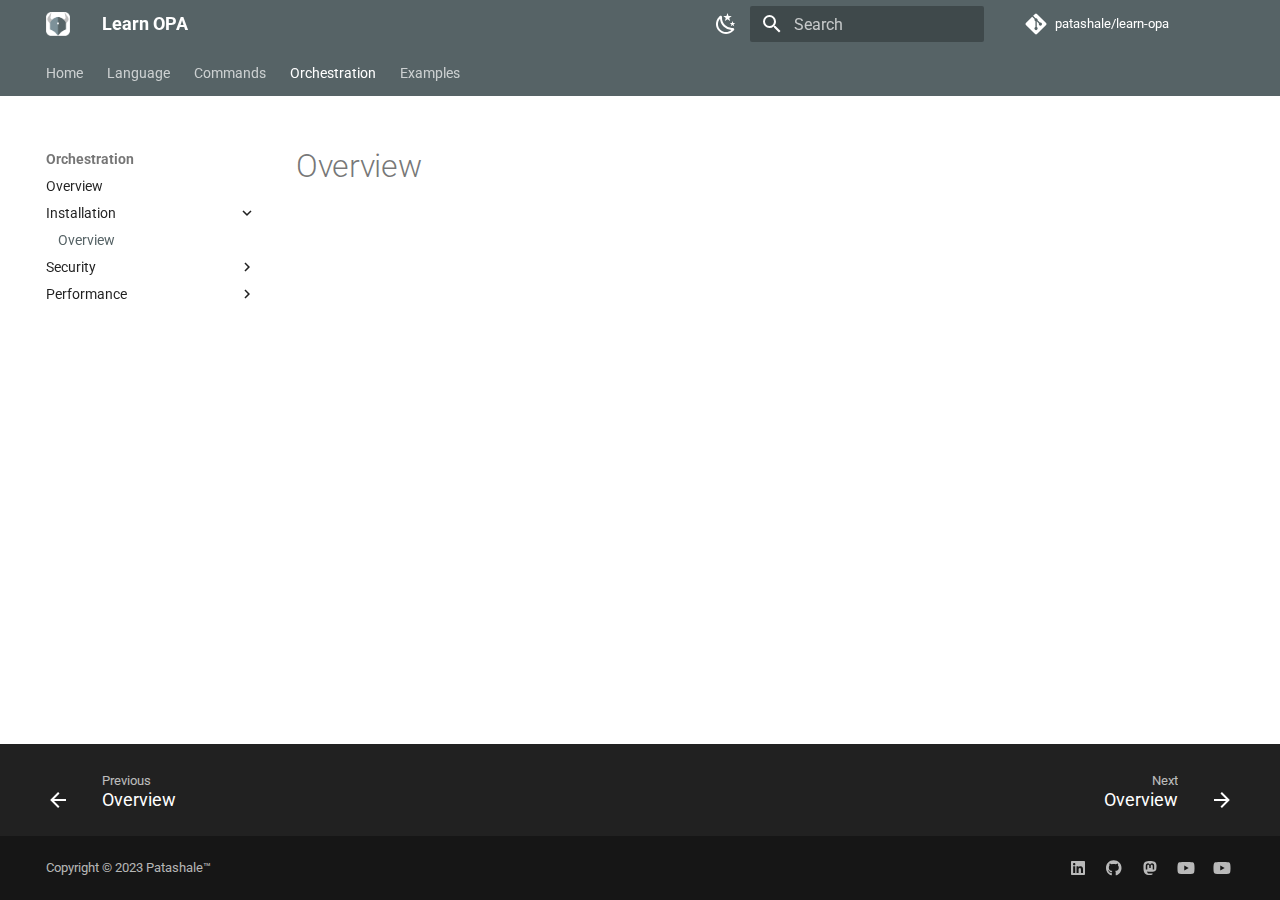
<file: en/orchestration/installation/overview/index.html>
<!doctype html><html lang=en class=no-js> <head><meta charset=utf-8><meta name=viewport content="width=device-width,initial-scale=1"><meta name=description content="Learn everything about Open Policy Agent(OPA) here at Patashale™."><meta name=author content=Patashale™><link href=https://www.patashale.in/learn-opa/en/orchestration/installation/overview/ rel=canonical><link href=../../overview/ rel=prev><link href=../../security/overview/ rel=next><link rel=icon href=../../../../assets/images/favicon.png><meta name=generator content="mkdocs-1.5.3, mkdocs-material-9.4.14"><title>Overview - Learn OPA</title><link rel=stylesheet href=../../../../assets/stylesheets/main.fad675c6.min.css><link rel=stylesheet href=../../../../assets/stylesheets/palette.356b1318.min.css><link rel=preconnect href=https://fonts.gstatic.com crossorigin><link rel=stylesheet href="https://fonts.googleapis.com/css?family=Roboto:300,300i,400,400i,700,700i%7CRoboto+Mono:400,400i,700,700i&display=fallback"><style>:root{--md-text-font:"Roboto";--md-code-font:"Roboto Mono"}</style><link rel=stylesheet href=../../../../stylesheets/extra.css><script>__md_scope=new URL("../../../..",location),__md_hash=e=>[...e].reduce((e,_)=>(e<<5)-e+_.charCodeAt(0),0),__md_get=(e,_=localStorage,t=__md_scope)=>JSON.parse(_.getItem(t.pathname+"."+e)),__md_set=(e,_,t=localStorage,a=__md_scope)=>{try{t.setItem(a.pathname+"."+e,JSON.stringify(_))}catch(e){}}</script><meta property=og:type content=website><meta property=og:title content="Overview - Learn OPA"><meta property=og:description content="Learn everything about Open Policy Agent(OPA) here at Patashale™."><meta property=og:image content=https://www.patashale.in/learn-opa/assets/images/social/en/orchestration/installation/overview.png><meta property=og:image:type content=image/png><meta property=og:image:width content=1200><meta property=og:image:height content=630><meta content=https://www.patashale.in/learn-opa/en/orchestration/installation/overview/ property=og:url><meta name=twitter:card content=summary_large_image><meta name=twitter:title content="Overview - Learn OPA"><meta name=twitter:description content="Learn everything about Open Policy Agent(OPA) here at Patashale™."><meta name=twitter:image content=https://www.patashale.in/learn-opa/assets/images/social/en/orchestration/installation/overview.png></head> <body dir=ltr data-md-color-scheme=default data-md-color-primary=indigo data-md-color-accent=indigo> <script>var palette=__md_get("__palette");if(palette&&"object"==typeof palette.color)for(var key of Object.keys(palette.color))document.body.setAttribute("data-md-color-"+key,palette.color[key])</script> <input class=md-toggle data-md-toggle=drawer type=checkbox id=__drawer autocomplete=off> <input class=md-toggle data-md-toggle=search type=checkbox id=__search autocomplete=off> <label class=md-overlay for=__drawer></label> <div data-md-component=skip> </div> <div data-md-component=announce> </div> <header class=md-header data-md-component=header> <nav class="md-header__inner md-grid" aria-label=Header> <a href=../../../.. title="Learn OPA" class="md-header__button md-logo" aria-label="Learn OPA" data-md-component=logo> <img src=../../../../assets/logo.png alt=logo> </a> <label class="md-header__button md-icon" for=__drawer> <svg xmlns=http://www.w3.org/2000/svg viewbox="0 0 24 24"><path d="M3 6h18v2H3V6m0 5h18v2H3v-2m0 5h18v2H3v-2Z"/></svg> </label> <div class=md-header__title data-md-component=header-title> <div class=md-header__ellipsis> <div class=md-header__topic> <span class=md-ellipsis> Learn OPA </span> </div> <div class=md-header__topic data-md-component=header-topic> <span class=md-ellipsis> Overview </span> </div> </div> </div> <form class=md-header__option data-md-component=palette> <input class=md-option data-md-color-media data-md-color-scheme=default data-md-color-primary=indigo data-md-color-accent=indigo aria-label="Switch to dark mode" type=radio name=__palette id=__palette_1> <label class="md-header__button md-icon" title="Switch to dark mode" for=__palette_2 hidden> <svg xmlns=http://www.w3.org/2000/svg viewbox="0 0 24 24"><path d="m17.75 4.09-2.53 1.94.91 3.06-2.63-1.81-2.63 1.81.91-3.06-2.53-1.94L12.44 4l1.06-3 1.06 3 3.19.09m3.5 6.91-1.64 1.25.59 1.98-1.7-1.17-1.7 1.17.59-1.98L15.75 11l2.06-.05L18.5 9l.69 1.95 2.06.05m-2.28 4.95c.83-.08 1.72 1.1 1.19 1.85-.32.45-.66.87-1.08 1.27C15.17 23 8.84 23 4.94 19.07c-3.91-3.9-3.91-10.24 0-14.14.4-.4.82-.76 1.27-1.08.75-.53 1.93.36 1.85 1.19-.27 2.86.69 5.83 2.89 8.02a9.96 9.96 0 0 0 8.02 2.89m-1.64 2.02a12.08 12.08 0 0 1-7.8-3.47c-2.17-2.19-3.33-5-3.49-7.82-2.81 3.14-2.7 7.96.31 10.98 3.02 3.01 7.84 3.12 10.98.31Z"/></svg> </label> <input class=md-option data-md-color-media data-md-color-scheme=slate data-md-color-primary=blue-grey data-md-color-accent=indigo aria-label="Switch to light mode" type=radio name=__palette id=__palette_2> <label class="md-header__button md-icon" title="Switch to light mode" for=__palette_1 hidden> <svg xmlns=http://www.w3.org/2000/svg viewbox="0 0 24 24"><path d="M12 7a5 5 0 0 1 5 5 5 5 0 0 1-5 5 5 5 0 0 1-5-5 5 5 0 0 1 5-5m0 2a3 3 0 0 0-3 3 3 3 0 0 0 3 3 3 3 0 0 0 3-3 3 3 0 0 0-3-3m0-7 2.39 3.42C13.65 5.15 12.84 5 12 5c-.84 0-1.65.15-2.39.42L12 2M3.34 7l4.16-.35A7.2 7.2 0 0 0 5.94 8.5c-.44.74-.69 1.5-.83 2.29L3.34 7m.02 10 1.76-3.77a7.131 7.131 0 0 0 2.38 4.14L3.36 17M20.65 7l-1.77 3.79a7.023 7.023 0 0 0-2.38-4.15l4.15.36m-.01 10-4.14.36c.59-.51 1.12-1.14 1.54-1.86.42-.73.69-1.5.83-2.29L20.64 17M12 22l-2.41-3.44c.74.27 1.55.44 2.41.44.82 0 1.63-.17 2.37-.44L12 22Z"/></svg> </label> </form> <label class="md-header__button md-icon" for=__search> <svg xmlns=http://www.w3.org/2000/svg viewbox="0 0 24 24"><path d="M9.5 3A6.5 6.5 0 0 1 16 9.5c0 1.61-.59 3.09-1.56 4.23l.27.27h.79l5 5-1.5 1.5-5-5v-.79l-.27-.27A6.516 6.516 0 0 1 9.5 16 6.5 6.5 0 0 1 3 9.5 6.5 6.5 0 0 1 9.5 3m0 2C7 5 5 7 5 9.5S7 14 9.5 14 14 12 14 9.5 12 5 9.5 5Z"/></svg> </label> <div class=md-search data-md-component=search role=dialog> <label class=md-search__overlay for=__search></label> <div class=md-search__inner role=search> <form class=md-search__form name=search> <input type=text class=md-search__input name=query aria-label=Search placeholder=Search autocapitalize=off autocorrect=off autocomplete=off spellcheck=false data-md-component=search-query required> <label class="md-search__icon md-icon" for=__search> <svg xmlns=http://www.w3.org/2000/svg viewbox="0 0 24 24"><path d="M9.5 3A6.5 6.5 0 0 1 16 9.5c0 1.61-.59 3.09-1.56 4.23l.27.27h.79l5 5-1.5 1.5-5-5v-.79l-.27-.27A6.516 6.516 0 0 1 9.5 16 6.5 6.5 0 0 1 3 9.5 6.5 6.5 0 0 1 9.5 3m0 2C7 5 5 7 5 9.5S7 14 9.5 14 14 12 14 9.5 12 5 9.5 5Z"/></svg> <svg xmlns=http://www.w3.org/2000/svg viewbox="0 0 24 24"><path d="M20 11v2H8l5.5 5.5-1.42 1.42L4.16 12l7.92-7.92L13.5 5.5 8 11h12Z"/></svg> </label> <nav class=md-search__options aria-label=Search> <button type=reset class="md-search__icon md-icon" title=Clear aria-label=Clear tabindex=-1> <svg xmlns=http://www.w3.org/2000/svg viewbox="0 0 24 24"><path d="M19 6.41 17.59 5 12 10.59 6.41 5 5 6.41 10.59 12 5 17.59 6.41 19 12 13.41 17.59 19 19 17.59 13.41 12 19 6.41Z"/></svg> </button> </nav> </form> <div class=md-search__output> <div class=md-search__scrollwrap data-md-scrollfix> <div class=md-search-result data-md-component=search-result> <div class=md-search-result__meta> Initializing search </div> <ol class=md-search-result__list role=presentation></ol> </div> </div> </div> </div> </div> <div class=md-header__source> <a href=https://github.com/patashale/learn-opa title="Go to repository" class=md-source data-md-component=source> <div class="md-source__icon md-icon"> <svg xmlns=http://www.w3.org/2000/svg viewbox="0 0 448 512"><!-- Font Awesome Free 6.4.2 by @fontawesome - https://fontawesome.com License - https://fontawesome.com/license/free (Icons: CC BY 4.0, Fonts: SIL OFL 1.1, Code: MIT License) Copyright 2023 Fonticons, Inc.--><path d="M439.55 236.05 244 40.45a28.87 28.87 0 0 0-40.81 0l-40.66 40.63 51.52 51.52c27.06-9.14 52.68 16.77 43.39 43.68l49.66 49.66c34.23-11.8 61.18 31 35.47 56.69-26.49 26.49-70.21-2.87-56-37.34L240.22 199v121.85c25.3 12.54 22.26 41.85 9.08 55a34.34 34.34 0 0 1-48.55 0c-17.57-17.6-11.07-46.91 11.25-56v-123c-20.8-8.51-24.6-30.74-18.64-45L142.57 101 8.45 235.14a28.86 28.86 0 0 0 0 40.81l195.61 195.6a28.86 28.86 0 0 0 40.8 0l194.69-194.69a28.86 28.86 0 0 0 0-40.81z"/></svg> </div> <div class=md-source__repository> patashale/learn-opa </div> </a> </div> </nav> </header> <div class=md-container data-md-component=container> <nav class=md-tabs aria-label=Tabs data-md-component=tabs> <div class=md-grid> <ul class=md-tabs__list> <li class=md-tabs__item> <a href=../../../.. class=md-tabs__link> Home </a> </li> <li class=md-tabs__item> <a href=../../../language/overview/ class=md-tabs__link> Language </a> </li> <li class=md-tabs__item> <a href=../../../commands/overview/ class=md-tabs__link> Commands </a> </li> <li class="md-tabs__item md-tabs__item--active"> <a href=../../overview/ class=md-tabs__link> Orchestration </a> </li> <li class=md-tabs__item> <a href=../../../examples/overview/ class=md-tabs__link> Examples </a> </li> </ul> </div> </nav> <main class=md-main data-md-component=main> <div class="md-main__inner md-grid"> <div class="md-sidebar md-sidebar--primary" data-md-component=sidebar data-md-type=navigation> <div class=md-sidebar__scrollwrap> <div class=md-sidebar__inner> <nav class="md-nav md-nav--primary md-nav--lifted" aria-label=Navigation data-md-level=0> <label class=md-nav__title for=__drawer> <a href=../../../.. title="Learn OPA" class="md-nav__button md-logo" aria-label="Learn OPA" data-md-component=logo> <img src=../../../../assets/logo.png alt=logo> </a> Learn OPA </label> <div class=md-nav__source> <a href=https://github.com/patashale/learn-opa title="Go to repository" class=md-source data-md-component=source> <div class="md-source__icon md-icon"> <svg xmlns=http://www.w3.org/2000/svg viewbox="0 0 448 512"><!-- Font Awesome Free 6.4.2 by @fontawesome - https://fontawesome.com License - https://fontawesome.com/license/free (Icons: CC BY 4.0, Fonts: SIL OFL 1.1, Code: MIT License) Copyright 2023 Fonticons, Inc.--><path d="M439.55 236.05 244 40.45a28.87 28.87 0 0 0-40.81 0l-40.66 40.63 51.52 51.52c27.06-9.14 52.68 16.77 43.39 43.68l49.66 49.66c34.23-11.8 61.18 31 35.47 56.69-26.49 26.49-70.21-2.87-56-37.34L240.22 199v121.85c25.3 12.54 22.26 41.85 9.08 55a34.34 34.34 0 0 1-48.55 0c-17.57-17.6-11.07-46.91 11.25-56v-123c-20.8-8.51-24.6-30.74-18.64-45L142.57 101 8.45 235.14a28.86 28.86 0 0 0 0 40.81l195.61 195.6a28.86 28.86 0 0 0 40.8 0l194.69-194.69a28.86 28.86 0 0 0 0-40.81z"/></svg> </div> <div class=md-source__repository> patashale/learn-opa </div> </a> </div> <ul class=md-nav__list data-md-scrollfix> <li class=md-nav__item> <a href=../../../.. class=md-nav__link> <span class=md-ellipsis> Home </span> </a> </li> <li class="md-nav__item md-nav__item--section md-nav__item--nested"> <input class="md-nav__toggle md-toggle " type=checkbox id=__nav_2> <label class=md-nav__link for=__nav_2 id=__nav_2_label tabindex> <span class=md-ellipsis> Language </span> <span class="md-nav__icon md-icon"></span> </label> <nav class=md-nav data-md-level=1 aria-labelledby=__nav_2_label aria-expanded=false> <label class=md-nav__title for=__nav_2> <span class="md-nav__icon md-icon"></span> Language </label> <ul class=md-nav__list data-md-scrollfix> <li class=md-nav__item> <a href=../../../language/overview/ class=md-nav__link> <span class=md-ellipsis> Overview </span> </a> </li> <li class="md-nav__item md-nav__item--nested"> <input class="md-nav__toggle md-toggle " type=checkbox id=__nav_2_2> <label class=md-nav__link for=__nav_2_2 id=__nav_2_2_label tabindex=0> <span class=md-ellipsis> Development </span> <span class="md-nav__icon md-icon"></span> </label> <nav class=md-nav data-md-level=2 aria-labelledby=__nav_2_2_label aria-expanded=false> <label class=md-nav__title for=__nav_2_2> <span class="md-nav__icon md-icon"></span> Development </label> <ul class=md-nav__list data-md-scrollfix> <li class=md-nav__item> <a href=../../../testing/overview.md class=md-nav__link> <span class=md-ellipsis> Overview </span> </a> </li> </ul> </nav> </li> <li class="md-nav__item md-nav__item--nested"> <input class="md-nav__toggle md-toggle " type=checkbox id=__nav_2_3> <label class=md-nav__link for=__nav_2_3 id=__nav_2_3_label tabindex=0> <span class=md-ellipsis> Testing </span> <span class="md-nav__icon md-icon"></span> </label> <nav class=md-nav data-md-level=2 aria-labelledby=__nav_2_3_label aria-expanded=false> <label class=md-nav__title for=__nav_2_3> <span class="md-nav__icon md-icon"></span> Testing </label> <ul class=md-nav__list data-md-scrollfix> <li class=md-nav__item> <a href=../../../testing/overview.md class=md-nav__link> <span class=md-ellipsis> Overview </span> </a> </li> </ul> </nav> </li> </ul> </nav> </li> <li class="md-nav__item md-nav__item--section md-nav__item--nested"> <input class="md-nav__toggle md-toggle " type=checkbox id=__nav_3> <label class=md-nav__link for=__nav_3 id=__nav_3_label tabindex> <span class=md-ellipsis> Commands </span> <span class="md-nav__icon md-icon"></span> </label> <nav class=md-nav data-md-level=1 aria-labelledby=__nav_3_label aria-expanded=false> <label class=md-nav__title for=__nav_3> <span class="md-nav__icon md-icon"></span> Commands </label> <ul class=md-nav__list data-md-scrollfix> <li class=md-nav__item> <a href=../../../commands/overview/ class=md-nav__link> <span class=md-ellipsis> Overview </span> </a> </li> </ul> </nav> </li> <li class="md-nav__item md-nav__item--active md-nav__item--section md-nav__item--nested"> <input class="md-nav__toggle md-toggle " type=checkbox id=__nav_4 checked> <label class=md-nav__link for=__nav_4 id=__nav_4_label tabindex> <span class=md-ellipsis> Orchestration </span> <span class="md-nav__icon md-icon"></span> </label> <nav class=md-nav data-md-level=1 aria-labelledby=__nav_4_label aria-expanded=true> <label class=md-nav__title for=__nav_4> <span class="md-nav__icon md-icon"></span> Orchestration </label> <ul class=md-nav__list data-md-scrollfix> <li class=md-nav__item> <a href=../../overview/ class=md-nav__link> <span class=md-ellipsis> Overview </span> </a> </li> <li class="md-nav__item md-nav__item--active md-nav__item--nested"> <input class="md-nav__toggle md-toggle " type=checkbox id=__nav_4_2 checked> <label class=md-nav__link for=__nav_4_2 id=__nav_4_2_label tabindex=0> <span class=md-ellipsis> Installation </span> <span class="md-nav__icon md-icon"></span> </label> <nav class=md-nav data-md-level=2 aria-labelledby=__nav_4_2_label aria-expanded=true> <label class=md-nav__title for=__nav_4_2> <span class="md-nav__icon md-icon"></span> Installation </label> <ul class=md-nav__list data-md-scrollfix> <li class="md-nav__item md-nav__item--active"> <input class="md-nav__toggle md-toggle" type=checkbox id=__toc> <a href=./ class="md-nav__link md-nav__link--active"> <span class=md-ellipsis> Overview </span> </a> </li> </ul> </nav> </li> <li class="md-nav__item md-nav__item--nested"> <input class="md-nav__toggle md-toggle " type=checkbox id=__nav_4_3> <label class=md-nav__link for=__nav_4_3 id=__nav_4_3_label tabindex=0> <span class=md-ellipsis> Security </span> <span class="md-nav__icon md-icon"></span> </label> <nav class=md-nav data-md-level=2 aria-labelledby=__nav_4_3_label aria-expanded=false> <label class=md-nav__title for=__nav_4_3> <span class="md-nav__icon md-icon"></span> Security </label> <ul class=md-nav__list data-md-scrollfix> <li class=md-nav__item> <a href=../../security/overview/ class=md-nav__link> <span class=md-ellipsis> Overview </span> </a> </li> </ul> </nav> </li> <li class="md-nav__item md-nav__item--nested"> <input class="md-nav__toggle md-toggle " type=checkbox id=__nav_4_4> <label class=md-nav__link for=__nav_4_4 id=__nav_4_4_label tabindex=0> <span class=md-ellipsis> Performance </span> <span class="md-nav__icon md-icon"></span> </label> <nav class=md-nav data-md-level=2 aria-labelledby=__nav_4_4_label aria-expanded=false> <label class=md-nav__title for=__nav_4_4> <span class="md-nav__icon md-icon"></span> Performance </label> <ul class=md-nav__list data-md-scrollfix> <li class=md-nav__item> <a href=../../performance/overview/ class=md-nav__link> <span class=md-ellipsis> Overview </span> </a> </li> </ul> </nav> </li> </ul> </nav> </li> <li class="md-nav__item md-nav__item--section md-nav__item--nested"> <input class="md-nav__toggle md-toggle " type=checkbox id=__nav_5> <label class=md-nav__link for=__nav_5 id=__nav_5_label tabindex> <span class=md-ellipsis> Examples </span> <span class="md-nav__icon md-icon"></span> </label> <nav class=md-nav data-md-level=1 aria-labelledby=__nav_5_label aria-expanded=false> <label class=md-nav__title for=__nav_5> <span class="md-nav__icon md-icon"></span> Examples </label> <ul class=md-nav__list data-md-scrollfix> <li class=md-nav__item> <a href=../../../examples/overview/ class=md-nav__link> <span class=md-ellipsis> Overview </span> </a> </li> <li class="md-nav__item md-nav__item--nested"> <input class="md-nav__toggle md-toggle " type=checkbox id=__nav_5_2> <label class=md-nav__link for=__nav_5_2 id=__nav_5_2_label tabindex=0> <span class=md-ellipsis> Kubernetes </span> <span class="md-nav__icon md-icon"></span> </label> <nav class=md-nav data-md-level=2 aria-labelledby=__nav_5_2_label aria-expanded=false> <label class=md-nav__title for=__nav_5_2> <span class="md-nav__icon md-icon"></span> Kubernetes </label> <ul class=md-nav__list data-md-scrollfix> <li class=md-nav__item> <a href=../../../kubernetes/overview.md class=md-nav__link> <span class=md-ellipsis> Overview </span> </a> </li> </ul> </nav> </li> <li class="md-nav__item md-nav__item--nested"> <input class="md-nav__toggle md-toggle " type=checkbox id=__nav_5_3> <label class=md-nav__link for=__nav_5_3 id=__nav_5_3_label tabindex=0> <span class=md-ellipsis> OpenTofu </span> <span class="md-nav__icon md-icon"></span> </label> <nav class=md-nav data-md-level=2 aria-labelledby=__nav_5_3_label aria-expanded=false> <label class=md-nav__title for=__nav_5_3> <span class="md-nav__icon md-icon"></span> OpenTofu </label> <ul class=md-nav__list data-md-scrollfix> <li class=md-nav__item> <a href=../../../opentofu/overview.md class=md-nav__link> <span class=md-ellipsis> Overview </span> </a> </li> </ul> </nav> </li> </ul> </nav> </li> </ul> </nav> </div> </div> </div> <div class="md-sidebar md-sidebar--secondary" data-md-component=sidebar data-md-type=toc> <div class=md-sidebar__scrollwrap> <div class=md-sidebar__inner> <nav class="md-nav md-nav--secondary" aria-label="Table of contents"> </nav> </div> </div> </div> <div class=md-content data-md-component=content> <article class="md-content__inner md-typeset"> <h1>Overview</h1> </article> </div> </div> </main> <footer class=md-footer> <nav class="md-footer__inner md-grid" aria-label=Footer> <a href=../../overview/ class="md-footer__link md-footer__link--prev" aria-label="Previous: Overview"> <div class="md-footer__button md-icon"> <svg xmlns=http://www.w3.org/2000/svg viewbox="0 0 24 24"><path d="M20 11v2H8l5.5 5.5-1.42 1.42L4.16 12l7.92-7.92L13.5 5.5 8 11h12Z"/></svg> </div> <div class=md-footer__title> <span class=md-footer__direction> Previous </span> <div class=md-ellipsis> Overview </div> </div> </a> <a href=../../security/overview/ class="md-footer__link md-footer__link--next" aria-label="Next: Overview"> <div class=md-footer__title> <span class=md-footer__direction> Next </span> <div class=md-ellipsis> Overview </div> </div> <div class="md-footer__button md-icon"> <svg xmlns=http://www.w3.org/2000/svg viewbox="0 0 24 24"><path d="M4 11v2h12l-5.5 5.5 1.42 1.42L19.84 12l-7.92-7.92L10.5 5.5 16 11H4Z"/></svg> </div> </a> </nav> <div class="md-footer-meta md-typeset"> <div class="md-footer-meta__inner md-grid"> <div class=md-copyright> <div class=md-copyright__highlight> Copyright &copy; 2023 Patashale™ </div> </div> <div class=md-social> <a href=https://linkedin.com/company/patashale target=_blank rel=noopener title="Patashale™ on LinkedIn" class=md-social__link> <svg xmlns=http://www.w3.org/2000/svg viewbox="0 0 448 512"><!-- Font Awesome Free 6.4.2 by @fontawesome - https://fontawesome.com License - https://fontawesome.com/license/free (Icons: CC BY 4.0, Fonts: SIL OFL 1.1, Code: MIT License) Copyright 2023 Fonticons, Inc.--><path d="M416 32H31.9C14.3 32 0 46.5 0 64.3v383.4C0 465.5 14.3 480 31.9 480H416c17.6 0 32-14.5 32-32.3V64.3c0-17.8-14.4-32.3-32-32.3zM135.4 416H69V202.2h66.5V416zm-33.2-243c-21.3 0-38.5-17.3-38.5-38.5S80.9 96 102.2 96c21.2 0 38.5 17.3 38.5 38.5 0 21.3-17.2 38.5-38.5 38.5zm282.1 243h-66.4V312c0-24.8-.5-56.7-34.5-56.7-34.6 0-39.9 27-39.9 54.9V416h-66.4V202.2h63.7v29.2h.9c8.9-16.8 30.6-34.5 62.9-34.5 67.2 0 79.7 44.3 79.7 101.9V416z"/></svg> </a> <a href=https://github.com/patashale target=_blank rel=noopener title="Patashale™ on GitHub" class=md-social__link> <svg xmlns=http://www.w3.org/2000/svg viewbox="0 0 496 512"><!-- Font Awesome Free 6.4.2 by @fontawesome - https://fontawesome.com License - https://fontawesome.com/license/free (Icons: CC BY 4.0, Fonts: SIL OFL 1.1, Code: MIT License) Copyright 2023 Fonticons, Inc.--><path d="M165.9 397.4c0 2-2.3 3.6-5.2 3.6-3.3.3-5.6-1.3-5.6-3.6 0-2 2.3-3.6 5.2-3.6 3-.3 5.6 1.3 5.6 3.6zm-31.1-4.5c-.7 2 1.3 4.3 4.3 4.9 2.6 1 5.6 0 6.2-2s-1.3-4.3-4.3-5.2c-2.6-.7-5.5.3-6.2 2.3zm44.2-1.7c-2.9.7-4.9 2.6-4.6 4.9.3 2 2.9 3.3 5.9 2.6 2.9-.7 4.9-2.6 4.6-4.6-.3-1.9-3-3.2-5.9-2.9zM244.8 8C106.1 8 0 113.3 0 252c0 110.9 69.8 205.8 169.5 239.2 12.8 2.3 17.3-5.6 17.3-12.1 0-6.2-.3-40.4-.3-61.4 0 0-70 15-84.7-29.8 0 0-11.4-29.1-27.8-36.6 0 0-22.9-15.7 1.6-15.4 0 0 24.9 2 38.6 25.8 21.9 38.6 58.6 27.5 72.9 20.9 2.3-16 8.8-27.1 16-33.7-55.9-6.2-112.3-14.3-112.3-110.5 0-27.5 7.6-41.3 23.6-58.9-2.6-6.5-11.1-33.3 2.6-67.9 20.9-6.5 69 27 69 27 20-5.6 41.5-8.5 62.8-8.5s42.8 2.9 62.8 8.5c0 0 48.1-33.6 69-27 13.7 34.7 5.2 61.4 2.6 67.9 16 17.7 25.8 31.5 25.8 58.9 0 96.5-58.9 104.2-114.8 110.5 9.2 7.9 17 22.9 17 46.4 0 33.7-.3 75.4-.3 83.6 0 6.5 4.6 14.4 17.3 12.1C428.2 457.8 496 362.9 496 252 496 113.3 383.5 8 244.8 8zM97.2 352.9c-1.3 1-1 3.3.7 5.2 1.6 1.6 3.9 2.3 5.2 1 1.3-1 1-3.3-.7-5.2-1.6-1.6-3.9-2.3-5.2-1zm-10.8-8.1c-.7 1.3.3 2.9 2.3 3.9 1.6 1 3.6.7 4.3-.7.7-1.3-.3-2.9-2.3-3.9-2-.6-3.6-.3-4.3.7zm32.4 35.6c-1.6 1.3-1 4.3 1.3 6.2 2.3 2.3 5.2 2.6 6.5 1 1.3-1.3.7-4.3-1.3-6.2-2.2-2.3-5.2-2.6-6.5-1zm-11.4-14.7c-1.6 1-1.6 3.6 0 5.9 1.6 2.3 4.3 3.3 5.6 2.3 1.6-1.3 1.6-3.9 0-6.2-1.4-2.3-4-3.3-5.6-2z"/></svg> </a> <a href=https://mastodon.social/@patashale target=_blank rel="noopener me" title="Patashale™ on Mastodon" class=md-social__link> <svg xmlns=http://www.w3.org/2000/svg viewbox="0 0 448 512"><!-- Font Awesome Free 6.4.2 by @fontawesome - https://fontawesome.com License - https://fontawesome.com/license/free (Icons: CC BY 4.0, Fonts: SIL OFL 1.1, Code: MIT License) Copyright 2023 Fonticons, Inc.--><path d="M433 179.11c0-97.2-63.71-125.7-63.71-125.7-62.52-28.7-228.56-28.4-290.48 0 0 0-63.72 28.5-63.72 125.7 0 115.7-6.6 259.4 105.63 289.1 40.51 10.7 75.32 13 103.33 11.4 50.81-2.8 79.32-18.1 79.32-18.1l-1.7-36.9s-36.31 11.4-77.12 10.1c-40.41-1.4-83-4.4-89.63-54a102.54 102.54 0 0 1-.9-13.9c85.63 20.9 158.65 9.1 178.75 6.7 56.12-6.7 105-41.3 111.23-72.9 9.8-49.8 9-121.5 9-121.5zm-75.12 125.2h-46.63v-114.2c0-49.7-64-51.6-64 6.9v62.5h-46.33V197c0-58.5-64-56.6-64-6.9v114.2H90.19c0-122.1-5.2-147.9 18.41-175 25.9-28.9 79.82-30.8 103.83 6.1l11.6 19.5 11.6-19.5c24.11-37.1 78.12-34.8 103.83-6.1 23.71 27.3 18.4 53 18.4 175z"/></svg> </a> <a href=https://youtube.com/@patashale target=_blank rel=noopener title="Patashale™ on YouTube" class=md-social__link> <svg xmlns=http://www.w3.org/2000/svg viewbox="0 0 576 512"><!-- Font Awesome Free 6.4.2 by @fontawesome - https://fontawesome.com License - https://fontawesome.com/license/free (Icons: CC BY 4.0, Fonts: SIL OFL 1.1, Code: MIT License) Copyright 2023 Fonticons, Inc.--><path d="M549.655 124.083c-6.281-23.65-24.787-42.276-48.284-48.597C458.781 64 288 64 288 64S117.22 64 74.629 75.486c-23.497 6.322-42.003 24.947-48.284 48.597-11.412 42.867-11.412 132.305-11.412 132.305s0 89.438 11.412 132.305c6.281 23.65 24.787 41.5 48.284 47.821C117.22 448 288 448 288 448s170.78 0 213.371-11.486c23.497-6.321 42.003-24.171 48.284-47.821 11.412-42.867 11.412-132.305 11.412-132.305s0-89.438-11.412-132.305zm-317.51 213.508V175.185l142.739 81.205-142.739 81.201z"/></svg> </a> <a href=https://youtube.com/@learn-opa target=_blank rel=noopener title="Learn OPA on YouTube" class=md-social__link> <svg xmlns=http://www.w3.org/2000/svg viewbox="0 0 576 512"><!-- Font Awesome Free 6.4.2 by @fontawesome - https://fontawesome.com License - https://fontawesome.com/license/free (Icons: CC BY 4.0, Fonts: SIL OFL 1.1, Code: MIT License) Copyright 2023 Fonticons, Inc.--><path d="M549.655 124.083c-6.281-23.65-24.787-42.276-48.284-48.597C458.781 64 288 64 288 64S117.22 64 74.629 75.486c-23.497 6.322-42.003 24.947-48.284 48.597-11.412 42.867-11.412 132.305-11.412 132.305s0 89.438 11.412 132.305c6.281 23.65 24.787 41.5 48.284 47.821C117.22 448 288 448 288 448s170.78 0 213.371-11.486c23.497-6.321 42.003-24.171 48.284-47.821 11.412-42.867 11.412-132.305 11.412-132.305s0-89.438-11.412-132.305zm-317.51 213.508V175.185l142.739 81.205-142.739 81.201z"/></svg> </a> </div> </div> </div> </footer> </div> <div class=md-dialog data-md-component=dialog> <div class="md-dialog__inner md-typeset"></div> </div> <script id=__config type=application/json>{"base": "../../../..", "features": ["navigation.footer", "navigation.tabs", "content.tooltips"], "search": "../../../../assets/javascripts/workers/search.f886a092.min.js", "translations": {"clipboard.copied": "Copied to clipboard", "clipboard.copy": "Copy to clipboard", "search.result.more.one": "1 more on this page", "search.result.more.other": "# more on this page", "search.result.none": "No matching documents", "search.result.one": "1 matching document", "search.result.other": "# matching documents", "search.result.placeholder": "Type to start searching", "search.result.term.missing": "Missing", "select.version": "Select version"}}</script> <script src=../../../../assets/javascripts/bundle.cd18aaf1.min.js></script> </body> </html>
</file>
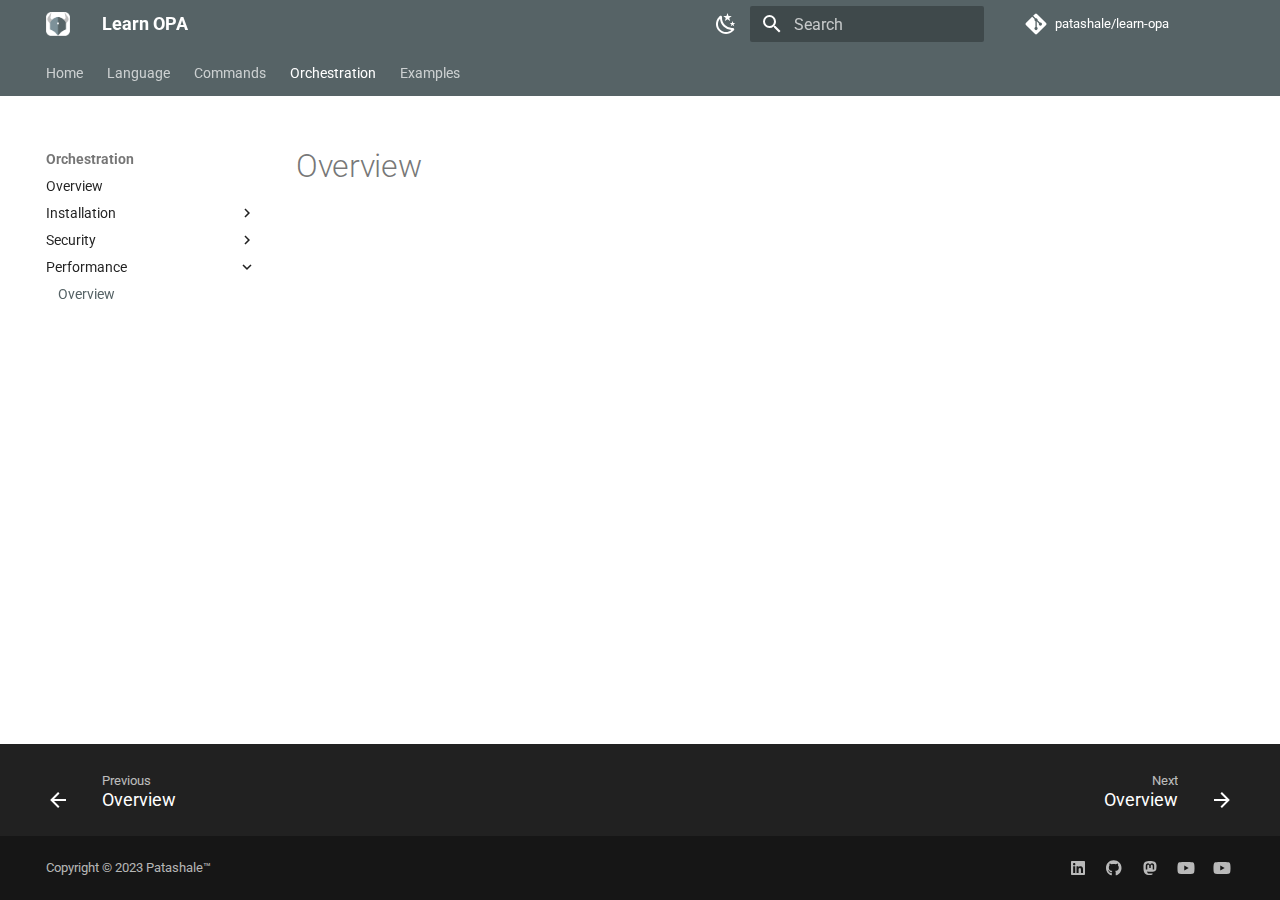
<file: en/orchestration/performance/overview/index.html>
<!doctype html><html lang=en class=no-js> <head><meta charset=utf-8><meta name=viewport content="width=device-width,initial-scale=1"><meta name=description content="Learn everything about Open Policy Agent(OPA) here at Patashale™."><meta name=author content=Patashale™><link href=https://www.patashale.in/learn-opa/en/orchestration/performance/overview/ rel=canonical><link href=../../security/overview/ rel=prev><link href=../../../examples/overview/ rel=next><link rel=icon href=../../../../assets/images/favicon.png><meta name=generator content="mkdocs-1.5.3, mkdocs-material-9.4.14"><title>Overview - Learn OPA</title><link rel=stylesheet href=../../../../assets/stylesheets/main.fad675c6.min.css><link rel=stylesheet href=../../../../assets/stylesheets/palette.356b1318.min.css><link rel=preconnect href=https://fonts.gstatic.com crossorigin><link rel=stylesheet href="https://fonts.googleapis.com/css?family=Roboto:300,300i,400,400i,700,700i%7CRoboto+Mono:400,400i,700,700i&display=fallback"><style>:root{--md-text-font:"Roboto";--md-code-font:"Roboto Mono"}</style><link rel=stylesheet href=../../../../stylesheets/extra.css><script>__md_scope=new URL("../../../..",location),__md_hash=e=>[...e].reduce((e,_)=>(e<<5)-e+_.charCodeAt(0),0),__md_get=(e,_=localStorage,t=__md_scope)=>JSON.parse(_.getItem(t.pathname+"."+e)),__md_set=(e,_,t=localStorage,a=__md_scope)=>{try{t.setItem(a.pathname+"."+e,JSON.stringify(_))}catch(e){}}</script><meta property=og:type content=website><meta property=og:title content="Overview - Learn OPA"><meta property=og:description content="Learn everything about Open Policy Agent(OPA) here at Patashale™."><meta property=og:image content=https://www.patashale.in/learn-opa/assets/images/social/en/orchestration/performance/overview.png><meta property=og:image:type content=image/png><meta property=og:image:width content=1200><meta property=og:image:height content=630><meta content=https://www.patashale.in/learn-opa/en/orchestration/performance/overview/ property=og:url><meta name=twitter:card content=summary_large_image><meta name=twitter:title content="Overview - Learn OPA"><meta name=twitter:description content="Learn everything about Open Policy Agent(OPA) here at Patashale™."><meta name=twitter:image content=https://www.patashale.in/learn-opa/assets/images/social/en/orchestration/performance/overview.png></head> <body dir=ltr data-md-color-scheme=default data-md-color-primary=indigo data-md-color-accent=indigo> <script>var palette=__md_get("__palette");if(palette&&"object"==typeof palette.color)for(var key of Object.keys(palette.color))document.body.setAttribute("data-md-color-"+key,palette.color[key])</script> <input class=md-toggle data-md-toggle=drawer type=checkbox id=__drawer autocomplete=off> <input class=md-toggle data-md-toggle=search type=checkbox id=__search autocomplete=off> <label class=md-overlay for=__drawer></label> <div data-md-component=skip> </div> <div data-md-component=announce> </div> <header class=md-header data-md-component=header> <nav class="md-header__inner md-grid" aria-label=Header> <a href=../../../.. title="Learn OPA" class="md-header__button md-logo" aria-label="Learn OPA" data-md-component=logo> <img src=../../../../assets/logo.png alt=logo> </a> <label class="md-header__button md-icon" for=__drawer> <svg xmlns=http://www.w3.org/2000/svg viewbox="0 0 24 24"><path d="M3 6h18v2H3V6m0 5h18v2H3v-2m0 5h18v2H3v-2Z"/></svg> </label> <div class=md-header__title data-md-component=header-title> <div class=md-header__ellipsis> <div class=md-header__topic> <span class=md-ellipsis> Learn OPA </span> </div> <div class=md-header__topic data-md-component=header-topic> <span class=md-ellipsis> Overview </span> </div> </div> </div> <form class=md-header__option data-md-component=palette> <input class=md-option data-md-color-media data-md-color-scheme=default data-md-color-primary=indigo data-md-color-accent=indigo aria-label="Switch to dark mode" type=radio name=__palette id=__palette_1> <label class="md-header__button md-icon" title="Switch to dark mode" for=__palette_2 hidden> <svg xmlns=http://www.w3.org/2000/svg viewbox="0 0 24 24"><path d="m17.75 4.09-2.53 1.94.91 3.06-2.63-1.81-2.63 1.81.91-3.06-2.53-1.94L12.44 4l1.06-3 1.06 3 3.19.09m3.5 6.91-1.64 1.25.59 1.98-1.7-1.17-1.7 1.17.59-1.98L15.75 11l2.06-.05L18.5 9l.69 1.95 2.06.05m-2.28 4.95c.83-.08 1.72 1.1 1.19 1.85-.32.45-.66.87-1.08 1.27C15.17 23 8.84 23 4.94 19.07c-3.91-3.9-3.91-10.24 0-14.14.4-.4.82-.76 1.27-1.08.75-.53 1.93.36 1.85 1.19-.27 2.86.69 5.83 2.89 8.02a9.96 9.96 0 0 0 8.02 2.89m-1.64 2.02a12.08 12.08 0 0 1-7.8-3.47c-2.17-2.19-3.33-5-3.49-7.82-2.81 3.14-2.7 7.96.31 10.98 3.02 3.01 7.84 3.12 10.98.31Z"/></svg> </label> <input class=md-option data-md-color-media data-md-color-scheme=slate data-md-color-primary=blue-grey data-md-color-accent=indigo aria-label="Switch to light mode" type=radio name=__palette id=__palette_2> <label class="md-header__button md-icon" title="Switch to light mode" for=__palette_1 hidden> <svg xmlns=http://www.w3.org/2000/svg viewbox="0 0 24 24"><path d="M12 7a5 5 0 0 1 5 5 5 5 0 0 1-5 5 5 5 0 0 1-5-5 5 5 0 0 1 5-5m0 2a3 3 0 0 0-3 3 3 3 0 0 0 3 3 3 3 0 0 0 3-3 3 3 0 0 0-3-3m0-7 2.39 3.42C13.65 5.15 12.84 5 12 5c-.84 0-1.65.15-2.39.42L12 2M3.34 7l4.16-.35A7.2 7.2 0 0 0 5.94 8.5c-.44.74-.69 1.5-.83 2.29L3.34 7m.02 10 1.76-3.77a7.131 7.131 0 0 0 2.38 4.14L3.36 17M20.65 7l-1.77 3.79a7.023 7.023 0 0 0-2.38-4.15l4.15.36m-.01 10-4.14.36c.59-.51 1.12-1.14 1.54-1.86.42-.73.69-1.5.83-2.29L20.64 17M12 22l-2.41-3.44c.74.27 1.55.44 2.41.44.82 0 1.63-.17 2.37-.44L12 22Z"/></svg> </label> </form> <label class="md-header__button md-icon" for=__search> <svg xmlns=http://www.w3.org/2000/svg viewbox="0 0 24 24"><path d="M9.5 3A6.5 6.5 0 0 1 16 9.5c0 1.61-.59 3.09-1.56 4.23l.27.27h.79l5 5-1.5 1.5-5-5v-.79l-.27-.27A6.516 6.516 0 0 1 9.5 16 6.5 6.5 0 0 1 3 9.5 6.5 6.5 0 0 1 9.5 3m0 2C7 5 5 7 5 9.5S7 14 9.5 14 14 12 14 9.5 12 5 9.5 5Z"/></svg> </label> <div class=md-search data-md-component=search role=dialog> <label class=md-search__overlay for=__search></label> <div class=md-search__inner role=search> <form class=md-search__form name=search> <input type=text class=md-search__input name=query aria-label=Search placeholder=Search autocapitalize=off autocorrect=off autocomplete=off spellcheck=false data-md-component=search-query required> <label class="md-search__icon md-icon" for=__search> <svg xmlns=http://www.w3.org/2000/svg viewbox="0 0 24 24"><path d="M9.5 3A6.5 6.5 0 0 1 16 9.5c0 1.61-.59 3.09-1.56 4.23l.27.27h.79l5 5-1.5 1.5-5-5v-.79l-.27-.27A6.516 6.516 0 0 1 9.5 16 6.5 6.5 0 0 1 3 9.5 6.5 6.5 0 0 1 9.5 3m0 2C7 5 5 7 5 9.5S7 14 9.5 14 14 12 14 9.5 12 5 9.5 5Z"/></svg> <svg xmlns=http://www.w3.org/2000/svg viewbox="0 0 24 24"><path d="M20 11v2H8l5.5 5.5-1.42 1.42L4.16 12l7.92-7.92L13.5 5.5 8 11h12Z"/></svg> </label> <nav class=md-search__options aria-label=Search> <button type=reset class="md-search__icon md-icon" title=Clear aria-label=Clear tabindex=-1> <svg xmlns=http://www.w3.org/2000/svg viewbox="0 0 24 24"><path d="M19 6.41 17.59 5 12 10.59 6.41 5 5 6.41 10.59 12 5 17.59 6.41 19 12 13.41 17.59 19 19 17.59 13.41 12 19 6.41Z"/></svg> </button> </nav> </form> <div class=md-search__output> <div class=md-search__scrollwrap data-md-scrollfix> <div class=md-search-result data-md-component=search-result> <div class=md-search-result__meta> Initializing search </div> <ol class=md-search-result__list role=presentation></ol> </div> </div> </div> </div> </div> <div class=md-header__source> <a href=https://github.com/patashale/learn-opa title="Go to repository" class=md-source data-md-component=source> <div class="md-source__icon md-icon"> <svg xmlns=http://www.w3.org/2000/svg viewbox="0 0 448 512"><!-- Font Awesome Free 6.4.2 by @fontawesome - https://fontawesome.com License - https://fontawesome.com/license/free (Icons: CC BY 4.0, Fonts: SIL OFL 1.1, Code: MIT License) Copyright 2023 Fonticons, Inc.--><path d="M439.55 236.05 244 40.45a28.87 28.87 0 0 0-40.81 0l-40.66 40.63 51.52 51.52c27.06-9.14 52.68 16.77 43.39 43.68l49.66 49.66c34.23-11.8 61.18 31 35.47 56.69-26.49 26.49-70.21-2.87-56-37.34L240.22 199v121.85c25.3 12.54 22.26 41.85 9.08 55a34.34 34.34 0 0 1-48.55 0c-17.57-17.6-11.07-46.91 11.25-56v-123c-20.8-8.51-24.6-30.74-18.64-45L142.57 101 8.45 235.14a28.86 28.86 0 0 0 0 40.81l195.61 195.6a28.86 28.86 0 0 0 40.8 0l194.69-194.69a28.86 28.86 0 0 0 0-40.81z"/></svg> </div> <div class=md-source__repository> patashale/learn-opa </div> </a> </div> </nav> </header> <div class=md-container data-md-component=container> <nav class=md-tabs aria-label=Tabs data-md-component=tabs> <div class=md-grid> <ul class=md-tabs__list> <li class=md-tabs__item> <a href=../../../.. class=md-tabs__link> Home </a> </li> <li class=md-tabs__item> <a href=../../../language/overview/ class=md-tabs__link> Language </a> </li> <li class=md-tabs__item> <a href=../../../commands/overview/ class=md-tabs__link> Commands </a> </li> <li class="md-tabs__item md-tabs__item--active"> <a href=../../overview/ class=md-tabs__link> Orchestration </a> </li> <li class=md-tabs__item> <a href=../../../examples/overview/ class=md-tabs__link> Examples </a> </li> </ul> </div> </nav> <main class=md-main data-md-component=main> <div class="md-main__inner md-grid"> <div class="md-sidebar md-sidebar--primary" data-md-component=sidebar data-md-type=navigation> <div class=md-sidebar__scrollwrap> <div class=md-sidebar__inner> <nav class="md-nav md-nav--primary md-nav--lifted" aria-label=Navigation data-md-level=0> <label class=md-nav__title for=__drawer> <a href=../../../.. title="Learn OPA" class="md-nav__button md-logo" aria-label="Learn OPA" data-md-component=logo> <img src=../../../../assets/logo.png alt=logo> </a> Learn OPA </label> <div class=md-nav__source> <a href=https://github.com/patashale/learn-opa title="Go to repository" class=md-source data-md-component=source> <div class="md-source__icon md-icon"> <svg xmlns=http://www.w3.org/2000/svg viewbox="0 0 448 512"><!-- Font Awesome Free 6.4.2 by @fontawesome - https://fontawesome.com License - https://fontawesome.com/license/free (Icons: CC BY 4.0, Fonts: SIL OFL 1.1, Code: MIT License) Copyright 2023 Fonticons, Inc.--><path d="M439.55 236.05 244 40.45a28.87 28.87 0 0 0-40.81 0l-40.66 40.63 51.52 51.52c27.06-9.14 52.68 16.77 43.39 43.68l49.66 49.66c34.23-11.8 61.18 31 35.47 56.69-26.49 26.49-70.21-2.87-56-37.34L240.22 199v121.85c25.3 12.54 22.26 41.85 9.08 55a34.34 34.34 0 0 1-48.55 0c-17.57-17.6-11.07-46.91 11.25-56v-123c-20.8-8.51-24.6-30.74-18.64-45L142.57 101 8.45 235.14a28.86 28.86 0 0 0 0 40.81l195.61 195.6a28.86 28.86 0 0 0 40.8 0l194.69-194.69a28.86 28.86 0 0 0 0-40.81z"/></svg> </div> <div class=md-source__repository> patashale/learn-opa </div> </a> </div> <ul class=md-nav__list data-md-scrollfix> <li class=md-nav__item> <a href=../../../.. class=md-nav__link> <span class=md-ellipsis> Home </span> </a> </li> <li class="md-nav__item md-nav__item--section md-nav__item--nested"> <input class="md-nav__toggle md-toggle " type=checkbox id=__nav_2> <label class=md-nav__link for=__nav_2 id=__nav_2_label tabindex> <span class=md-ellipsis> Language </span> <span class="md-nav__icon md-icon"></span> </label> <nav class=md-nav data-md-level=1 aria-labelledby=__nav_2_label aria-expanded=false> <label class=md-nav__title for=__nav_2> <span class="md-nav__icon md-icon"></span> Language </label> <ul class=md-nav__list data-md-scrollfix> <li class=md-nav__item> <a href=../../../language/overview/ class=md-nav__link> <span class=md-ellipsis> Overview </span> </a> </li> <li class="md-nav__item md-nav__item--nested"> <input class="md-nav__toggle md-toggle " type=checkbox id=__nav_2_2> <label class=md-nav__link for=__nav_2_2 id=__nav_2_2_label tabindex=0> <span class=md-ellipsis> Development </span> <span class="md-nav__icon md-icon"></span> </label> <nav class=md-nav data-md-level=2 aria-labelledby=__nav_2_2_label aria-expanded=false> <label class=md-nav__title for=__nav_2_2> <span class="md-nav__icon md-icon"></span> Development </label> <ul class=md-nav__list data-md-scrollfix> <li class=md-nav__item> <a href=../../../testing/overview.md class=md-nav__link> <span class=md-ellipsis> Overview </span> </a> </li> </ul> </nav> </li> <li class="md-nav__item md-nav__item--nested"> <input class="md-nav__toggle md-toggle " type=checkbox id=__nav_2_3> <label class=md-nav__link for=__nav_2_3 id=__nav_2_3_label tabindex=0> <span class=md-ellipsis> Testing </span> <span class="md-nav__icon md-icon"></span> </label> <nav class=md-nav data-md-level=2 aria-labelledby=__nav_2_3_label aria-expanded=false> <label class=md-nav__title for=__nav_2_3> <span class="md-nav__icon md-icon"></span> Testing </label> <ul class=md-nav__list data-md-scrollfix> <li class=md-nav__item> <a href=../../../testing/overview.md class=md-nav__link> <span class=md-ellipsis> Overview </span> </a> </li> </ul> </nav> </li> </ul> </nav> </li> <li class="md-nav__item md-nav__item--section md-nav__item--nested"> <input class="md-nav__toggle md-toggle " type=checkbox id=__nav_3> <label class=md-nav__link for=__nav_3 id=__nav_3_label tabindex> <span class=md-ellipsis> Commands </span> <span class="md-nav__icon md-icon"></span> </label> <nav class=md-nav data-md-level=1 aria-labelledby=__nav_3_label aria-expanded=false> <label class=md-nav__title for=__nav_3> <span class="md-nav__icon md-icon"></span> Commands </label> <ul class=md-nav__list data-md-scrollfix> <li class=md-nav__item> <a href=../../../commands/overview/ class=md-nav__link> <span class=md-ellipsis> Overview </span> </a> </li> </ul> </nav> </li> <li class="md-nav__item md-nav__item--active md-nav__item--section md-nav__item--nested"> <input class="md-nav__toggle md-toggle " type=checkbox id=__nav_4 checked> <label class=md-nav__link for=__nav_4 id=__nav_4_label tabindex> <span class=md-ellipsis> Orchestration </span> <span class="md-nav__icon md-icon"></span> </label> <nav class=md-nav data-md-level=1 aria-labelledby=__nav_4_label aria-expanded=true> <label class=md-nav__title for=__nav_4> <span class="md-nav__icon md-icon"></span> Orchestration </label> <ul class=md-nav__list data-md-scrollfix> <li class=md-nav__item> <a href=../../overview/ class=md-nav__link> <span class=md-ellipsis> Overview </span> </a> </li> <li class="md-nav__item md-nav__item--nested"> <input class="md-nav__toggle md-toggle " type=checkbox id=__nav_4_2> <label class=md-nav__link for=__nav_4_2 id=__nav_4_2_label tabindex=0> <span class=md-ellipsis> Installation </span> <span class="md-nav__icon md-icon"></span> </label> <nav class=md-nav data-md-level=2 aria-labelledby=__nav_4_2_label aria-expanded=false> <label class=md-nav__title for=__nav_4_2> <span class="md-nav__icon md-icon"></span> Installation </label> <ul class=md-nav__list data-md-scrollfix> <li class=md-nav__item> <a href=../../installation/overview/ class=md-nav__link> <span class=md-ellipsis> Overview </span> </a> </li> </ul> </nav> </li> <li class="md-nav__item md-nav__item--nested"> <input class="md-nav__toggle md-toggle " type=checkbox id=__nav_4_3> <label class=md-nav__link for=__nav_4_3 id=__nav_4_3_label tabindex=0> <span class=md-ellipsis> Security </span> <span class="md-nav__icon md-icon"></span> </label> <nav class=md-nav data-md-level=2 aria-labelledby=__nav_4_3_label aria-expanded=false> <label class=md-nav__title for=__nav_4_3> <span class="md-nav__icon md-icon"></span> Security </label> <ul class=md-nav__list data-md-scrollfix> <li class=md-nav__item> <a href=../../security/overview/ class=md-nav__link> <span class=md-ellipsis> Overview </span> </a> </li> </ul> </nav> </li> <li class="md-nav__item md-nav__item--active md-nav__item--nested"> <input class="md-nav__toggle md-toggle " type=checkbox id=__nav_4_4 checked> <label class=md-nav__link for=__nav_4_4 id=__nav_4_4_label tabindex=0> <span class=md-ellipsis> Performance </span> <span class="md-nav__icon md-icon"></span> </label> <nav class=md-nav data-md-level=2 aria-labelledby=__nav_4_4_label aria-expanded=true> <label class=md-nav__title for=__nav_4_4> <span class="md-nav__icon md-icon"></span> Performance </label> <ul class=md-nav__list data-md-scrollfix> <li class="md-nav__item md-nav__item--active"> <input class="md-nav__toggle md-toggle" type=checkbox id=__toc> <a href=./ class="md-nav__link md-nav__link--active"> <span class=md-ellipsis> Overview </span> </a> </li> </ul> </nav> </li> </ul> </nav> </li> <li class="md-nav__item md-nav__item--section md-nav__item--nested"> <input class="md-nav__toggle md-toggle " type=checkbox id=__nav_5> <label class=md-nav__link for=__nav_5 id=__nav_5_label tabindex> <span class=md-ellipsis> Examples </span> <span class="md-nav__icon md-icon"></span> </label> <nav class=md-nav data-md-level=1 aria-labelledby=__nav_5_label aria-expanded=false> <label class=md-nav__title for=__nav_5> <span class="md-nav__icon md-icon"></span> Examples </label> <ul class=md-nav__list data-md-scrollfix> <li class=md-nav__item> <a href=../../../examples/overview/ class=md-nav__link> <span class=md-ellipsis> Overview </span> </a> </li> <li class="md-nav__item md-nav__item--nested"> <input class="md-nav__toggle md-toggle " type=checkbox id=__nav_5_2> <label class=md-nav__link for=__nav_5_2 id=__nav_5_2_label tabindex=0> <span class=md-ellipsis> Kubernetes </span> <span class="md-nav__icon md-icon"></span> </label> <nav class=md-nav data-md-level=2 aria-labelledby=__nav_5_2_label aria-expanded=false> <label class=md-nav__title for=__nav_5_2> <span class="md-nav__icon md-icon"></span> Kubernetes </label> <ul class=md-nav__list data-md-scrollfix> <li class=md-nav__item> <a href=../../../kubernetes/overview.md class=md-nav__link> <span class=md-ellipsis> Overview </span> </a> </li> </ul> </nav> </li> <li class="md-nav__item md-nav__item--nested"> <input class="md-nav__toggle md-toggle " type=checkbox id=__nav_5_3> <label class=md-nav__link for=__nav_5_3 id=__nav_5_3_label tabindex=0> <span class=md-ellipsis> OpenTofu </span> <span class="md-nav__icon md-icon"></span> </label> <nav class=md-nav data-md-level=2 aria-labelledby=__nav_5_3_label aria-expanded=false> <label class=md-nav__title for=__nav_5_3> <span class="md-nav__icon md-icon"></span> OpenTofu </label> <ul class=md-nav__list data-md-scrollfix> <li class=md-nav__item> <a href=../../../opentofu/overview.md class=md-nav__link> <span class=md-ellipsis> Overview </span> </a> </li> </ul> </nav> </li> </ul> </nav> </li> </ul> </nav> </div> </div> </div> <div class="md-sidebar md-sidebar--secondary" data-md-component=sidebar data-md-type=toc> <div class=md-sidebar__scrollwrap> <div class=md-sidebar__inner> <nav class="md-nav md-nav--secondary" aria-label="Table of contents"> </nav> </div> </div> </div> <div class=md-content data-md-component=content> <article class="md-content__inner md-typeset"> <h1>Overview</h1> </article> </div> </div> </main> <footer class=md-footer> <nav class="md-footer__inner md-grid" aria-label=Footer> <a href=../../security/overview/ class="md-footer__link md-footer__link--prev" aria-label="Previous: Overview"> <div class="md-footer__button md-icon"> <svg xmlns=http://www.w3.org/2000/svg viewbox="0 0 24 24"><path d="M20 11v2H8l5.5 5.5-1.42 1.42L4.16 12l7.92-7.92L13.5 5.5 8 11h12Z"/></svg> </div> <div class=md-footer__title> <span class=md-footer__direction> Previous </span> <div class=md-ellipsis> Overview </div> </div> </a> <a href=../../../examples/overview/ class="md-footer__link md-footer__link--next" aria-label="Next: Overview"> <div class=md-footer__title> <span class=md-footer__direction> Next </span> <div class=md-ellipsis> Overview </div> </div> <div class="md-footer__button md-icon"> <svg xmlns=http://www.w3.org/2000/svg viewbox="0 0 24 24"><path d="M4 11v2h12l-5.5 5.5 1.42 1.42L19.84 12l-7.92-7.92L10.5 5.5 16 11H4Z"/></svg> </div> </a> </nav> <div class="md-footer-meta md-typeset"> <div class="md-footer-meta__inner md-grid"> <div class=md-copyright> <div class=md-copyright__highlight> Copyright &copy; 2023 Patashale™ </div> </div> <div class=md-social> <a href=https://linkedin.com/company/patashale target=_blank rel=noopener title="Patashale™ on LinkedIn" class=md-social__link> <svg xmlns=http://www.w3.org/2000/svg viewbox="0 0 448 512"><!-- Font Awesome Free 6.4.2 by @fontawesome - https://fontawesome.com License - https://fontawesome.com/license/free (Icons: CC BY 4.0, Fonts: SIL OFL 1.1, Code: MIT License) Copyright 2023 Fonticons, Inc.--><path d="M416 32H31.9C14.3 32 0 46.5 0 64.3v383.4C0 465.5 14.3 480 31.9 480H416c17.6 0 32-14.5 32-32.3V64.3c0-17.8-14.4-32.3-32-32.3zM135.4 416H69V202.2h66.5V416zm-33.2-243c-21.3 0-38.5-17.3-38.5-38.5S80.9 96 102.2 96c21.2 0 38.5 17.3 38.5 38.5 0 21.3-17.2 38.5-38.5 38.5zm282.1 243h-66.4V312c0-24.8-.5-56.7-34.5-56.7-34.6 0-39.9 27-39.9 54.9V416h-66.4V202.2h63.7v29.2h.9c8.9-16.8 30.6-34.5 62.9-34.5 67.2 0 79.7 44.3 79.7 101.9V416z"/></svg> </a> <a href=https://github.com/patashale target=_blank rel=noopener title="Patashale™ on GitHub" class=md-social__link> <svg xmlns=http://www.w3.org/2000/svg viewbox="0 0 496 512"><!-- Font Awesome Free 6.4.2 by @fontawesome - https://fontawesome.com License - https://fontawesome.com/license/free (Icons: CC BY 4.0, Fonts: SIL OFL 1.1, Code: MIT License) Copyright 2023 Fonticons, Inc.--><path d="M165.9 397.4c0 2-2.3 3.6-5.2 3.6-3.3.3-5.6-1.3-5.6-3.6 0-2 2.3-3.6 5.2-3.6 3-.3 5.6 1.3 5.6 3.6zm-31.1-4.5c-.7 2 1.3 4.3 4.3 4.9 2.6 1 5.6 0 6.2-2s-1.3-4.3-4.3-5.2c-2.6-.7-5.5.3-6.2 2.3zm44.2-1.7c-2.9.7-4.9 2.6-4.6 4.9.3 2 2.9 3.3 5.9 2.6 2.9-.7 4.9-2.6 4.6-4.6-.3-1.9-3-3.2-5.9-2.9zM244.8 8C106.1 8 0 113.3 0 252c0 110.9 69.8 205.8 169.5 239.2 12.8 2.3 17.3-5.6 17.3-12.1 0-6.2-.3-40.4-.3-61.4 0 0-70 15-84.7-29.8 0 0-11.4-29.1-27.8-36.6 0 0-22.9-15.7 1.6-15.4 0 0 24.9 2 38.6 25.8 21.9 38.6 58.6 27.5 72.9 20.9 2.3-16 8.8-27.1 16-33.7-55.9-6.2-112.3-14.3-112.3-110.5 0-27.5 7.6-41.3 23.6-58.9-2.6-6.5-11.1-33.3 2.6-67.9 20.9-6.5 69 27 69 27 20-5.6 41.5-8.5 62.8-8.5s42.8 2.9 62.8 8.5c0 0 48.1-33.6 69-27 13.7 34.7 5.2 61.4 2.6 67.9 16 17.7 25.8 31.5 25.8 58.9 0 96.5-58.9 104.2-114.8 110.5 9.2 7.9 17 22.9 17 46.4 0 33.7-.3 75.4-.3 83.6 0 6.5 4.6 14.4 17.3 12.1C428.2 457.8 496 362.9 496 252 496 113.3 383.5 8 244.8 8zM97.2 352.9c-1.3 1-1 3.3.7 5.2 1.6 1.6 3.9 2.3 5.2 1 1.3-1 1-3.3-.7-5.2-1.6-1.6-3.9-2.3-5.2-1zm-10.8-8.1c-.7 1.3.3 2.9 2.3 3.9 1.6 1 3.6.7 4.3-.7.7-1.3-.3-2.9-2.3-3.9-2-.6-3.6-.3-4.3.7zm32.4 35.6c-1.6 1.3-1 4.3 1.3 6.2 2.3 2.3 5.2 2.6 6.5 1 1.3-1.3.7-4.3-1.3-6.2-2.2-2.3-5.2-2.6-6.5-1zm-11.4-14.7c-1.6 1-1.6 3.6 0 5.9 1.6 2.3 4.3 3.3 5.6 2.3 1.6-1.3 1.6-3.9 0-6.2-1.4-2.3-4-3.3-5.6-2z"/></svg> </a> <a href=https://mastodon.social/@patashale target=_blank rel="noopener me" title="Patashale™ on Mastodon" class=md-social__link> <svg xmlns=http://www.w3.org/2000/svg viewbox="0 0 448 512"><!-- Font Awesome Free 6.4.2 by @fontawesome - https://fontawesome.com License - https://fontawesome.com/license/free (Icons: CC BY 4.0, Fonts: SIL OFL 1.1, Code: MIT License) Copyright 2023 Fonticons, Inc.--><path d="M433 179.11c0-97.2-63.71-125.7-63.71-125.7-62.52-28.7-228.56-28.4-290.48 0 0 0-63.72 28.5-63.72 125.7 0 115.7-6.6 259.4 105.63 289.1 40.51 10.7 75.32 13 103.33 11.4 50.81-2.8 79.32-18.1 79.32-18.1l-1.7-36.9s-36.31 11.4-77.12 10.1c-40.41-1.4-83-4.4-89.63-54a102.54 102.54 0 0 1-.9-13.9c85.63 20.9 158.65 9.1 178.75 6.7 56.12-6.7 105-41.3 111.23-72.9 9.8-49.8 9-121.5 9-121.5zm-75.12 125.2h-46.63v-114.2c0-49.7-64-51.6-64 6.9v62.5h-46.33V197c0-58.5-64-56.6-64-6.9v114.2H90.19c0-122.1-5.2-147.9 18.41-175 25.9-28.9 79.82-30.8 103.83 6.1l11.6 19.5 11.6-19.5c24.11-37.1 78.12-34.8 103.83-6.1 23.71 27.3 18.4 53 18.4 175z"/></svg> </a> <a href=https://youtube.com/@patashale target=_blank rel=noopener title="Patashale™ on YouTube" class=md-social__link> <svg xmlns=http://www.w3.org/2000/svg viewbox="0 0 576 512"><!-- Font Awesome Free 6.4.2 by @fontawesome - https://fontawesome.com License - https://fontawesome.com/license/free (Icons: CC BY 4.0, Fonts: SIL OFL 1.1, Code: MIT License) Copyright 2023 Fonticons, Inc.--><path d="M549.655 124.083c-6.281-23.65-24.787-42.276-48.284-48.597C458.781 64 288 64 288 64S117.22 64 74.629 75.486c-23.497 6.322-42.003 24.947-48.284 48.597-11.412 42.867-11.412 132.305-11.412 132.305s0 89.438 11.412 132.305c6.281 23.65 24.787 41.5 48.284 47.821C117.22 448 288 448 288 448s170.78 0 213.371-11.486c23.497-6.321 42.003-24.171 48.284-47.821 11.412-42.867 11.412-132.305 11.412-132.305s0-89.438-11.412-132.305zm-317.51 213.508V175.185l142.739 81.205-142.739 81.201z"/></svg> </a> <a href=https://youtube.com/@learn-opa target=_blank rel=noopener title="Learn OPA on YouTube" class=md-social__link> <svg xmlns=http://www.w3.org/2000/svg viewbox="0 0 576 512"><!-- Font Awesome Free 6.4.2 by @fontawesome - https://fontawesome.com License - https://fontawesome.com/license/free (Icons: CC BY 4.0, Fonts: SIL OFL 1.1, Code: MIT License) Copyright 2023 Fonticons, Inc.--><path d="M549.655 124.083c-6.281-23.65-24.787-42.276-48.284-48.597C458.781 64 288 64 288 64S117.22 64 74.629 75.486c-23.497 6.322-42.003 24.947-48.284 48.597-11.412 42.867-11.412 132.305-11.412 132.305s0 89.438 11.412 132.305c6.281 23.65 24.787 41.5 48.284 47.821C117.22 448 288 448 288 448s170.78 0 213.371-11.486c23.497-6.321 42.003-24.171 48.284-47.821 11.412-42.867 11.412-132.305 11.412-132.305s0-89.438-11.412-132.305zm-317.51 213.508V175.185l142.739 81.205-142.739 81.201z"/></svg> </a> </div> </div> </div> </footer> </div> <div class=md-dialog data-md-component=dialog> <div class="md-dialog__inner md-typeset"></div> </div> <script id=__config type=application/json>{"base": "../../../..", "features": ["navigation.footer", "navigation.tabs", "content.tooltips"], "search": "../../../../assets/javascripts/workers/search.f886a092.min.js", "translations": {"clipboard.copied": "Copied to clipboard", "clipboard.copy": "Copy to clipboard", "search.result.more.one": "1 more on this page", "search.result.more.other": "# more on this page", "search.result.none": "No matching documents", "search.result.one": "1 matching document", "search.result.other": "# matching documents", "search.result.placeholder": "Type to start searching", "search.result.term.missing": "Missing", "select.version": "Select version"}}</script> <script src=../../../../assets/javascripts/bundle.cd18aaf1.min.js></script> </body> </html>
</file>
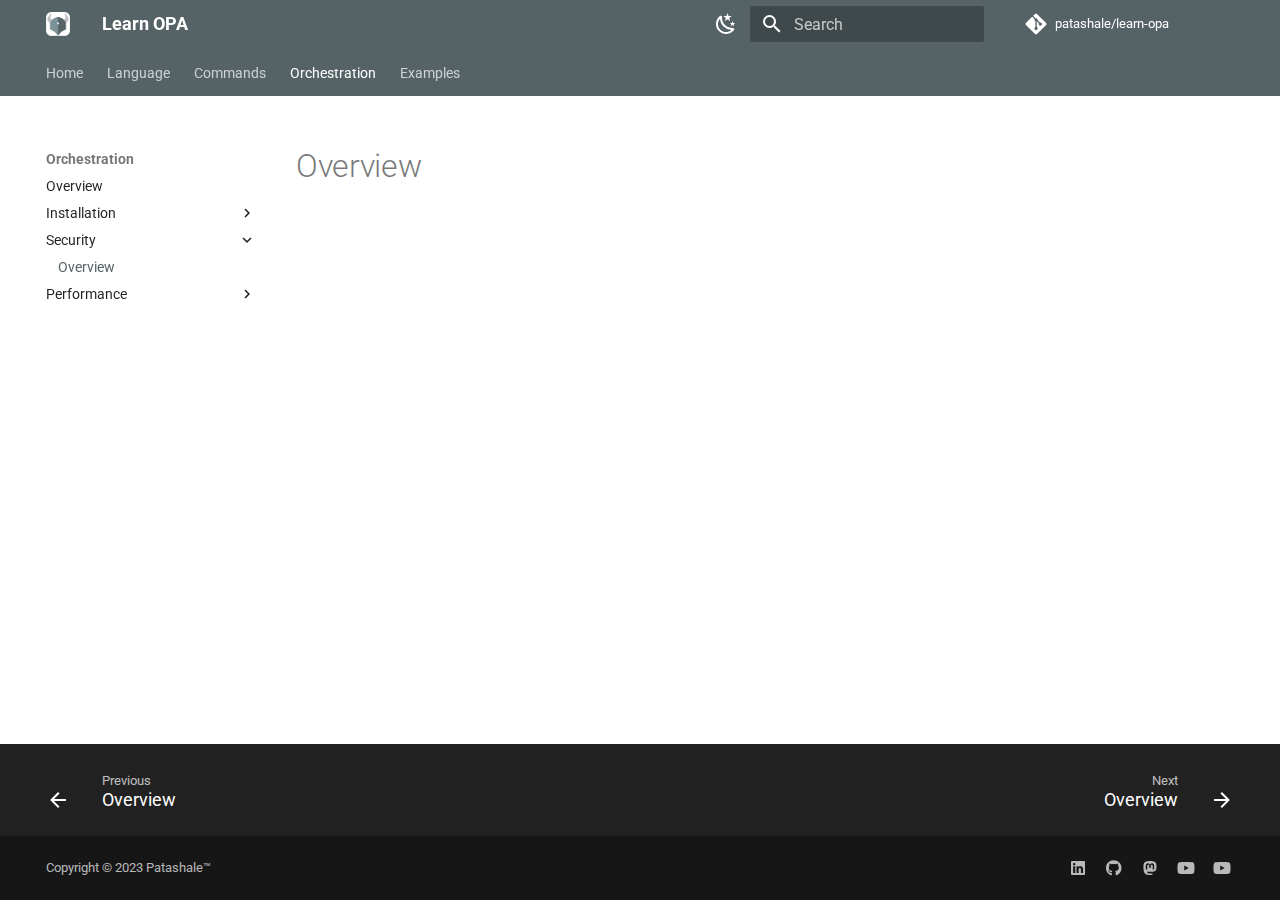
<file: en/orchestration/security/overview/index.html>
<!doctype html><html lang=en class=no-js> <head><meta charset=utf-8><meta name=viewport content="width=device-width,initial-scale=1"><meta name=description content="Learn everything about Open Policy Agent(OPA) here at Patashale™."><meta name=author content=Patashale™><link href=https://www.patashale.in/learn-opa/en/orchestration/security/overview/ rel=canonical><link href=../../installation/overview/ rel=prev><link href=../../performance/overview/ rel=next><link rel=icon href=../../../../assets/images/favicon.png><meta name=generator content="mkdocs-1.5.3, mkdocs-material-9.4.14"><title>Overview - Learn OPA</title><link rel=stylesheet href=../../../../assets/stylesheets/main.fad675c6.min.css><link rel=stylesheet href=../../../../assets/stylesheets/palette.356b1318.min.css><link rel=preconnect href=https://fonts.gstatic.com crossorigin><link rel=stylesheet href="https://fonts.googleapis.com/css?family=Roboto:300,300i,400,400i,700,700i%7CRoboto+Mono:400,400i,700,700i&display=fallback"><style>:root{--md-text-font:"Roboto";--md-code-font:"Roboto Mono"}</style><link rel=stylesheet href=../../../../stylesheets/extra.css><script>__md_scope=new URL("../../../..",location),__md_hash=e=>[...e].reduce((e,_)=>(e<<5)-e+_.charCodeAt(0),0),__md_get=(e,_=localStorage,t=__md_scope)=>JSON.parse(_.getItem(t.pathname+"."+e)),__md_set=(e,_,t=localStorage,a=__md_scope)=>{try{t.setItem(a.pathname+"."+e,JSON.stringify(_))}catch(e){}}</script><meta property=og:type content=website><meta property=og:title content="Overview - Learn OPA"><meta property=og:description content="Learn everything about Open Policy Agent(OPA) here at Patashale™."><meta property=og:image content=https://www.patashale.in/learn-opa/assets/images/social/en/orchestration/security/overview.png><meta property=og:image:type content=image/png><meta property=og:image:width content=1200><meta property=og:image:height content=630><meta content=https://www.patashale.in/learn-opa/en/orchestration/security/overview/ property=og:url><meta name=twitter:card content=summary_large_image><meta name=twitter:title content="Overview - Learn OPA"><meta name=twitter:description content="Learn everything about Open Policy Agent(OPA) here at Patashale™."><meta name=twitter:image content=https://www.patashale.in/learn-opa/assets/images/social/en/orchestration/security/overview.png></head> <body dir=ltr data-md-color-scheme=default data-md-color-primary=indigo data-md-color-accent=indigo> <script>var palette=__md_get("__palette");if(palette&&"object"==typeof palette.color)for(var key of Object.keys(palette.color))document.body.setAttribute("data-md-color-"+key,palette.color[key])</script> <input class=md-toggle data-md-toggle=drawer type=checkbox id=__drawer autocomplete=off> <input class=md-toggle data-md-toggle=search type=checkbox id=__search autocomplete=off> <label class=md-overlay for=__drawer></label> <div data-md-component=skip> </div> <div data-md-component=announce> </div> <header class=md-header data-md-component=header> <nav class="md-header__inner md-grid" aria-label=Header> <a href=../../../.. title="Learn OPA" class="md-header__button md-logo" aria-label="Learn OPA" data-md-component=logo> <img src=../../../../assets/logo.png alt=logo> </a> <label class="md-header__button md-icon" for=__drawer> <svg xmlns=http://www.w3.org/2000/svg viewbox="0 0 24 24"><path d="M3 6h18v2H3V6m0 5h18v2H3v-2m0 5h18v2H3v-2Z"/></svg> </label> <div class=md-header__title data-md-component=header-title> <div class=md-header__ellipsis> <div class=md-header__topic> <span class=md-ellipsis> Learn OPA </span> </div> <div class=md-header__topic data-md-component=header-topic> <span class=md-ellipsis> Overview </span> </div> </div> </div> <form class=md-header__option data-md-component=palette> <input class=md-option data-md-color-media data-md-color-scheme=default data-md-color-primary=indigo data-md-color-accent=indigo aria-label="Switch to dark mode" type=radio name=__palette id=__palette_1> <label class="md-header__button md-icon" title="Switch to dark mode" for=__palette_2 hidden> <svg xmlns=http://www.w3.org/2000/svg viewbox="0 0 24 24"><path d="m17.75 4.09-2.53 1.94.91 3.06-2.63-1.81-2.63 1.81.91-3.06-2.53-1.94L12.44 4l1.06-3 1.06 3 3.19.09m3.5 6.91-1.64 1.25.59 1.98-1.7-1.17-1.7 1.17.59-1.98L15.75 11l2.06-.05L18.5 9l.69 1.95 2.06.05m-2.28 4.95c.83-.08 1.72 1.1 1.19 1.85-.32.45-.66.87-1.08 1.27C15.17 23 8.84 23 4.94 19.07c-3.91-3.9-3.91-10.24 0-14.14.4-.4.82-.76 1.27-1.08.75-.53 1.93.36 1.85 1.19-.27 2.86.69 5.83 2.89 8.02a9.96 9.96 0 0 0 8.02 2.89m-1.64 2.02a12.08 12.08 0 0 1-7.8-3.47c-2.17-2.19-3.33-5-3.49-7.82-2.81 3.14-2.7 7.96.31 10.98 3.02 3.01 7.84 3.12 10.98.31Z"/></svg> </label> <input class=md-option data-md-color-media data-md-color-scheme=slate data-md-color-primary=blue-grey data-md-color-accent=indigo aria-label="Switch to light mode" type=radio name=__palette id=__palette_2> <label class="md-header__button md-icon" title="Switch to light mode" for=__palette_1 hidden> <svg xmlns=http://www.w3.org/2000/svg viewbox="0 0 24 24"><path d="M12 7a5 5 0 0 1 5 5 5 5 0 0 1-5 5 5 5 0 0 1-5-5 5 5 0 0 1 5-5m0 2a3 3 0 0 0-3 3 3 3 0 0 0 3 3 3 3 0 0 0 3-3 3 3 0 0 0-3-3m0-7 2.39 3.42C13.65 5.15 12.84 5 12 5c-.84 0-1.65.15-2.39.42L12 2M3.34 7l4.16-.35A7.2 7.2 0 0 0 5.94 8.5c-.44.74-.69 1.5-.83 2.29L3.34 7m.02 10 1.76-3.77a7.131 7.131 0 0 0 2.38 4.14L3.36 17M20.65 7l-1.77 3.79a7.023 7.023 0 0 0-2.38-4.15l4.15.36m-.01 10-4.14.36c.59-.51 1.12-1.14 1.54-1.86.42-.73.69-1.5.83-2.29L20.64 17M12 22l-2.41-3.44c.74.27 1.55.44 2.41.44.82 0 1.63-.17 2.37-.44L12 22Z"/></svg> </label> </form> <label class="md-header__button md-icon" for=__search> <svg xmlns=http://www.w3.org/2000/svg viewbox="0 0 24 24"><path d="M9.5 3A6.5 6.5 0 0 1 16 9.5c0 1.61-.59 3.09-1.56 4.23l.27.27h.79l5 5-1.5 1.5-5-5v-.79l-.27-.27A6.516 6.516 0 0 1 9.5 16 6.5 6.5 0 0 1 3 9.5 6.5 6.5 0 0 1 9.5 3m0 2C7 5 5 7 5 9.5S7 14 9.5 14 14 12 14 9.5 12 5 9.5 5Z"/></svg> </label> <div class=md-search data-md-component=search role=dialog> <label class=md-search__overlay for=__search></label> <div class=md-search__inner role=search> <form class=md-search__form name=search> <input type=text class=md-search__input name=query aria-label=Search placeholder=Search autocapitalize=off autocorrect=off autocomplete=off spellcheck=false data-md-component=search-query required> <label class="md-search__icon md-icon" for=__search> <svg xmlns=http://www.w3.org/2000/svg viewbox="0 0 24 24"><path d="M9.5 3A6.5 6.5 0 0 1 16 9.5c0 1.61-.59 3.09-1.56 4.23l.27.27h.79l5 5-1.5 1.5-5-5v-.79l-.27-.27A6.516 6.516 0 0 1 9.5 16 6.5 6.5 0 0 1 3 9.5 6.5 6.5 0 0 1 9.5 3m0 2C7 5 5 7 5 9.5S7 14 9.5 14 14 12 14 9.5 12 5 9.5 5Z"/></svg> <svg xmlns=http://www.w3.org/2000/svg viewbox="0 0 24 24"><path d="M20 11v2H8l5.5 5.5-1.42 1.42L4.16 12l7.92-7.92L13.5 5.5 8 11h12Z"/></svg> </label> <nav class=md-search__options aria-label=Search> <button type=reset class="md-search__icon md-icon" title=Clear aria-label=Clear tabindex=-1> <svg xmlns=http://www.w3.org/2000/svg viewbox="0 0 24 24"><path d="M19 6.41 17.59 5 12 10.59 6.41 5 5 6.41 10.59 12 5 17.59 6.41 19 12 13.41 17.59 19 19 17.59 13.41 12 19 6.41Z"/></svg> </button> </nav> </form> <div class=md-search__output> <div class=md-search__scrollwrap data-md-scrollfix> <div class=md-search-result data-md-component=search-result> <div class=md-search-result__meta> Initializing search </div> <ol class=md-search-result__list role=presentation></ol> </div> </div> </div> </div> </div> <div class=md-header__source> <a href=https://github.com/patashale/learn-opa title="Go to repository" class=md-source data-md-component=source> <div class="md-source__icon md-icon"> <svg xmlns=http://www.w3.org/2000/svg viewbox="0 0 448 512"><!-- Font Awesome Free 6.4.2 by @fontawesome - https://fontawesome.com License - https://fontawesome.com/license/free (Icons: CC BY 4.0, Fonts: SIL OFL 1.1, Code: MIT License) Copyright 2023 Fonticons, Inc.--><path d="M439.55 236.05 244 40.45a28.87 28.87 0 0 0-40.81 0l-40.66 40.63 51.52 51.52c27.06-9.14 52.68 16.77 43.39 43.68l49.66 49.66c34.23-11.8 61.18 31 35.47 56.69-26.49 26.49-70.21-2.87-56-37.34L240.22 199v121.85c25.3 12.54 22.26 41.85 9.08 55a34.34 34.34 0 0 1-48.55 0c-17.57-17.6-11.07-46.91 11.25-56v-123c-20.8-8.51-24.6-30.74-18.64-45L142.57 101 8.45 235.14a28.86 28.86 0 0 0 0 40.81l195.61 195.6a28.86 28.86 0 0 0 40.8 0l194.69-194.69a28.86 28.86 0 0 0 0-40.81z"/></svg> </div> <div class=md-source__repository> patashale/learn-opa </div> </a> </div> </nav> </header> <div class=md-container data-md-component=container> <nav class=md-tabs aria-label=Tabs data-md-component=tabs> <div class=md-grid> <ul class=md-tabs__list> <li class=md-tabs__item> <a href=../../../.. class=md-tabs__link> Home </a> </li> <li class=md-tabs__item> <a href=../../../language/overview/ class=md-tabs__link> Language </a> </li> <li class=md-tabs__item> <a href=../../../commands/overview/ class=md-tabs__link> Commands </a> </li> <li class="md-tabs__item md-tabs__item--active"> <a href=../../overview/ class=md-tabs__link> Orchestration </a> </li> <li class=md-tabs__item> <a href=../../../examples/overview/ class=md-tabs__link> Examples </a> </li> </ul> </div> </nav> <main class=md-main data-md-component=main> <div class="md-main__inner md-grid"> <div class="md-sidebar md-sidebar--primary" data-md-component=sidebar data-md-type=navigation> <div class=md-sidebar__scrollwrap> <div class=md-sidebar__inner> <nav class="md-nav md-nav--primary md-nav--lifted" aria-label=Navigation data-md-level=0> <label class=md-nav__title for=__drawer> <a href=../../../.. title="Learn OPA" class="md-nav__button md-logo" aria-label="Learn OPA" data-md-component=logo> <img src=../../../../assets/logo.png alt=logo> </a> Learn OPA </label> <div class=md-nav__source> <a href=https://github.com/patashale/learn-opa title="Go to repository" class=md-source data-md-component=source> <div class="md-source__icon md-icon"> <svg xmlns=http://www.w3.org/2000/svg viewbox="0 0 448 512"><!-- Font Awesome Free 6.4.2 by @fontawesome - https://fontawesome.com License - https://fontawesome.com/license/free (Icons: CC BY 4.0, Fonts: SIL OFL 1.1, Code: MIT License) Copyright 2023 Fonticons, Inc.--><path d="M439.55 236.05 244 40.45a28.87 28.87 0 0 0-40.81 0l-40.66 40.63 51.52 51.52c27.06-9.14 52.68 16.77 43.39 43.68l49.66 49.66c34.23-11.8 61.18 31 35.47 56.69-26.49 26.49-70.21-2.87-56-37.34L240.22 199v121.85c25.3 12.54 22.26 41.85 9.08 55a34.34 34.34 0 0 1-48.55 0c-17.57-17.6-11.07-46.91 11.25-56v-123c-20.8-8.51-24.6-30.74-18.64-45L142.57 101 8.45 235.14a28.86 28.86 0 0 0 0 40.81l195.61 195.6a28.86 28.86 0 0 0 40.8 0l194.69-194.69a28.86 28.86 0 0 0 0-40.81z"/></svg> </div> <div class=md-source__repository> patashale/learn-opa </div> </a> </div> <ul class=md-nav__list data-md-scrollfix> <li class=md-nav__item> <a href=../../../.. class=md-nav__link> <span class=md-ellipsis> Home </span> </a> </li> <li class="md-nav__item md-nav__item--section md-nav__item--nested"> <input class="md-nav__toggle md-toggle " type=checkbox id=__nav_2> <label class=md-nav__link for=__nav_2 id=__nav_2_label tabindex> <span class=md-ellipsis> Language </span> <span class="md-nav__icon md-icon"></span> </label> <nav class=md-nav data-md-level=1 aria-labelledby=__nav_2_label aria-expanded=false> <label class=md-nav__title for=__nav_2> <span class="md-nav__icon md-icon"></span> Language </label> <ul class=md-nav__list data-md-scrollfix> <li class=md-nav__item> <a href=../../../language/overview/ class=md-nav__link> <span class=md-ellipsis> Overview </span> </a> </li> <li class="md-nav__item md-nav__item--nested"> <input class="md-nav__toggle md-toggle " type=checkbox id=__nav_2_2> <label class=md-nav__link for=__nav_2_2 id=__nav_2_2_label tabindex=0> <span class=md-ellipsis> Development </span> <span class="md-nav__icon md-icon"></span> </label> <nav class=md-nav data-md-level=2 aria-labelledby=__nav_2_2_label aria-expanded=false> <label class=md-nav__title for=__nav_2_2> <span class="md-nav__icon md-icon"></span> Development </label> <ul class=md-nav__list data-md-scrollfix> <li class=md-nav__item> <a href=../../../testing/overview.md class=md-nav__link> <span class=md-ellipsis> Overview </span> </a> </li> </ul> </nav> </li> <li class="md-nav__item md-nav__item--nested"> <input class="md-nav__toggle md-toggle " type=checkbox id=__nav_2_3> <label class=md-nav__link for=__nav_2_3 id=__nav_2_3_label tabindex=0> <span class=md-ellipsis> Testing </span> <span class="md-nav__icon md-icon"></span> </label> <nav class=md-nav data-md-level=2 aria-labelledby=__nav_2_3_label aria-expanded=false> <label class=md-nav__title for=__nav_2_3> <span class="md-nav__icon md-icon"></span> Testing </label> <ul class=md-nav__list data-md-scrollfix> <li class=md-nav__item> <a href=../../../testing/overview.md class=md-nav__link> <span class=md-ellipsis> Overview </span> </a> </li> </ul> </nav> </li> </ul> </nav> </li> <li class="md-nav__item md-nav__item--section md-nav__item--nested"> <input class="md-nav__toggle md-toggle " type=checkbox id=__nav_3> <label class=md-nav__link for=__nav_3 id=__nav_3_label tabindex> <span class=md-ellipsis> Commands </span> <span class="md-nav__icon md-icon"></span> </label> <nav class=md-nav data-md-level=1 aria-labelledby=__nav_3_label aria-expanded=false> <label class=md-nav__title for=__nav_3> <span class="md-nav__icon md-icon"></span> Commands </label> <ul class=md-nav__list data-md-scrollfix> <li class=md-nav__item> <a href=../../../commands/overview/ class=md-nav__link> <span class=md-ellipsis> Overview </span> </a> </li> </ul> </nav> </li> <li class="md-nav__item md-nav__item--active md-nav__item--section md-nav__item--nested"> <input class="md-nav__toggle md-toggle " type=checkbox id=__nav_4 checked> <label class=md-nav__link for=__nav_4 id=__nav_4_label tabindex> <span class=md-ellipsis> Orchestration </span> <span class="md-nav__icon md-icon"></span> </label> <nav class=md-nav data-md-level=1 aria-labelledby=__nav_4_label aria-expanded=true> <label class=md-nav__title for=__nav_4> <span class="md-nav__icon md-icon"></span> Orchestration </label> <ul class=md-nav__list data-md-scrollfix> <li class=md-nav__item> <a href=../../overview/ class=md-nav__link> <span class=md-ellipsis> Overview </span> </a> </li> <li class="md-nav__item md-nav__item--nested"> <input class="md-nav__toggle md-toggle " type=checkbox id=__nav_4_2> <label class=md-nav__link for=__nav_4_2 id=__nav_4_2_label tabindex=0> <span class=md-ellipsis> Installation </span> <span class="md-nav__icon md-icon"></span> </label> <nav class=md-nav data-md-level=2 aria-labelledby=__nav_4_2_label aria-expanded=false> <label class=md-nav__title for=__nav_4_2> <span class="md-nav__icon md-icon"></span> Installation </label> <ul class=md-nav__list data-md-scrollfix> <li class=md-nav__item> <a href=../../installation/overview/ class=md-nav__link> <span class=md-ellipsis> Overview </span> </a> </li> </ul> </nav> </li> <li class="md-nav__item md-nav__item--active md-nav__item--nested"> <input class="md-nav__toggle md-toggle " type=checkbox id=__nav_4_3 checked> <label class=md-nav__link for=__nav_4_3 id=__nav_4_3_label tabindex=0> <span class=md-ellipsis> Security </span> <span class="md-nav__icon md-icon"></span> </label> <nav class=md-nav data-md-level=2 aria-labelledby=__nav_4_3_label aria-expanded=true> <label class=md-nav__title for=__nav_4_3> <span class="md-nav__icon md-icon"></span> Security </label> <ul class=md-nav__list data-md-scrollfix> <li class="md-nav__item md-nav__item--active"> <input class="md-nav__toggle md-toggle" type=checkbox id=__toc> <a href=./ class="md-nav__link md-nav__link--active"> <span class=md-ellipsis> Overview </span> </a> </li> </ul> </nav> </li> <li class="md-nav__item md-nav__item--nested"> <input class="md-nav__toggle md-toggle " type=checkbox id=__nav_4_4> <label class=md-nav__link for=__nav_4_4 id=__nav_4_4_label tabindex=0> <span class=md-ellipsis> Performance </span> <span class="md-nav__icon md-icon"></span> </label> <nav class=md-nav data-md-level=2 aria-labelledby=__nav_4_4_label aria-expanded=false> <label class=md-nav__title for=__nav_4_4> <span class="md-nav__icon md-icon"></span> Performance </label> <ul class=md-nav__list data-md-scrollfix> <li class=md-nav__item> <a href=../../performance/overview/ class=md-nav__link> <span class=md-ellipsis> Overview </span> </a> </li> </ul> </nav> </li> </ul> </nav> </li> <li class="md-nav__item md-nav__item--section md-nav__item--nested"> <input class="md-nav__toggle md-toggle " type=checkbox id=__nav_5> <label class=md-nav__link for=__nav_5 id=__nav_5_label tabindex> <span class=md-ellipsis> Examples </span> <span class="md-nav__icon md-icon"></span> </label> <nav class=md-nav data-md-level=1 aria-labelledby=__nav_5_label aria-expanded=false> <label class=md-nav__title for=__nav_5> <span class="md-nav__icon md-icon"></span> Examples </label> <ul class=md-nav__list data-md-scrollfix> <li class=md-nav__item> <a href=../../../examples/overview/ class=md-nav__link> <span class=md-ellipsis> Overview </span> </a> </li> <li class="md-nav__item md-nav__item--nested"> <input class="md-nav__toggle md-toggle " type=checkbox id=__nav_5_2> <label class=md-nav__link for=__nav_5_2 id=__nav_5_2_label tabindex=0> <span class=md-ellipsis> Kubernetes </span> <span class="md-nav__icon md-icon"></span> </label> <nav class=md-nav data-md-level=2 aria-labelledby=__nav_5_2_label aria-expanded=false> <label class=md-nav__title for=__nav_5_2> <span class="md-nav__icon md-icon"></span> Kubernetes </label> <ul class=md-nav__list data-md-scrollfix> <li class=md-nav__item> <a href=../../../kubernetes/overview.md class=md-nav__link> <span class=md-ellipsis> Overview </span> </a> </li> </ul> </nav> </li> <li class="md-nav__item md-nav__item--nested"> <input class="md-nav__toggle md-toggle " type=checkbox id=__nav_5_3> <label class=md-nav__link for=__nav_5_3 id=__nav_5_3_label tabindex=0> <span class=md-ellipsis> OpenTofu </span> <span class="md-nav__icon md-icon"></span> </label> <nav class=md-nav data-md-level=2 aria-labelledby=__nav_5_3_label aria-expanded=false> <label class=md-nav__title for=__nav_5_3> <span class="md-nav__icon md-icon"></span> OpenTofu </label> <ul class=md-nav__list data-md-scrollfix> <li class=md-nav__item> <a href=../../../opentofu/overview.md class=md-nav__link> <span class=md-ellipsis> Overview </span> </a> </li> </ul> </nav> </li> </ul> </nav> </li> </ul> </nav> </div> </div> </div> <div class="md-sidebar md-sidebar--secondary" data-md-component=sidebar data-md-type=toc> <div class=md-sidebar__scrollwrap> <div class=md-sidebar__inner> <nav class="md-nav md-nav--secondary" aria-label="Table of contents"> </nav> </div> </div> </div> <div class=md-content data-md-component=content> <article class="md-content__inner md-typeset"> <h1>Overview</h1> </article> </div> </div> </main> <footer class=md-footer> <nav class="md-footer__inner md-grid" aria-label=Footer> <a href=../../installation/overview/ class="md-footer__link md-footer__link--prev" aria-label="Previous: Overview"> <div class="md-footer__button md-icon"> <svg xmlns=http://www.w3.org/2000/svg viewbox="0 0 24 24"><path d="M20 11v2H8l5.5 5.5-1.42 1.42L4.16 12l7.92-7.92L13.5 5.5 8 11h12Z"/></svg> </div> <div class=md-footer__title> <span class=md-footer__direction> Previous </span> <div class=md-ellipsis> Overview </div> </div> </a> <a href=../../performance/overview/ class="md-footer__link md-footer__link--next" aria-label="Next: Overview"> <div class=md-footer__title> <span class=md-footer__direction> Next </span> <div class=md-ellipsis> Overview </div> </div> <div class="md-footer__button md-icon"> <svg xmlns=http://www.w3.org/2000/svg viewbox="0 0 24 24"><path d="M4 11v2h12l-5.5 5.5 1.42 1.42L19.84 12l-7.92-7.92L10.5 5.5 16 11H4Z"/></svg> </div> </a> </nav> <div class="md-footer-meta md-typeset"> <div class="md-footer-meta__inner md-grid"> <div class=md-copyright> <div class=md-copyright__highlight> Copyright &copy; 2023 Patashale™ </div> </div> <div class=md-social> <a href=https://linkedin.com/company/patashale target=_blank rel=noopener title="Patashale™ on LinkedIn" class=md-social__link> <svg xmlns=http://www.w3.org/2000/svg viewbox="0 0 448 512"><!-- Font Awesome Free 6.4.2 by @fontawesome - https://fontawesome.com License - https://fontawesome.com/license/free (Icons: CC BY 4.0, Fonts: SIL OFL 1.1, Code: MIT License) Copyright 2023 Fonticons, Inc.--><path d="M416 32H31.9C14.3 32 0 46.5 0 64.3v383.4C0 465.5 14.3 480 31.9 480H416c17.6 0 32-14.5 32-32.3V64.3c0-17.8-14.4-32.3-32-32.3zM135.4 416H69V202.2h66.5V416zm-33.2-243c-21.3 0-38.5-17.3-38.5-38.5S80.9 96 102.2 96c21.2 0 38.5 17.3 38.5 38.5 0 21.3-17.2 38.5-38.5 38.5zm282.1 243h-66.4V312c0-24.8-.5-56.7-34.5-56.7-34.6 0-39.9 27-39.9 54.9V416h-66.4V202.2h63.7v29.2h.9c8.9-16.8 30.6-34.5 62.9-34.5 67.2 0 79.7 44.3 79.7 101.9V416z"/></svg> </a> <a href=https://github.com/patashale target=_blank rel=noopener title="Patashale™ on GitHub" class=md-social__link> <svg xmlns=http://www.w3.org/2000/svg viewbox="0 0 496 512"><!-- Font Awesome Free 6.4.2 by @fontawesome - https://fontawesome.com License - https://fontawesome.com/license/free (Icons: CC BY 4.0, Fonts: SIL OFL 1.1, Code: MIT License) Copyright 2023 Fonticons, Inc.--><path d="M165.9 397.4c0 2-2.3 3.6-5.2 3.6-3.3.3-5.6-1.3-5.6-3.6 0-2 2.3-3.6 5.2-3.6 3-.3 5.6 1.3 5.6 3.6zm-31.1-4.5c-.7 2 1.3 4.3 4.3 4.9 2.6 1 5.6 0 6.2-2s-1.3-4.3-4.3-5.2c-2.6-.7-5.5.3-6.2 2.3zm44.2-1.7c-2.9.7-4.9 2.6-4.6 4.9.3 2 2.9 3.3 5.9 2.6 2.9-.7 4.9-2.6 4.6-4.6-.3-1.9-3-3.2-5.9-2.9zM244.8 8C106.1 8 0 113.3 0 252c0 110.9 69.8 205.8 169.5 239.2 12.8 2.3 17.3-5.6 17.3-12.1 0-6.2-.3-40.4-.3-61.4 0 0-70 15-84.7-29.8 0 0-11.4-29.1-27.8-36.6 0 0-22.9-15.7 1.6-15.4 0 0 24.9 2 38.6 25.8 21.9 38.6 58.6 27.5 72.9 20.9 2.3-16 8.8-27.1 16-33.7-55.9-6.2-112.3-14.3-112.3-110.5 0-27.5 7.6-41.3 23.6-58.9-2.6-6.5-11.1-33.3 2.6-67.9 20.9-6.5 69 27 69 27 20-5.6 41.5-8.5 62.8-8.5s42.8 2.9 62.8 8.5c0 0 48.1-33.6 69-27 13.7 34.7 5.2 61.4 2.6 67.9 16 17.7 25.8 31.5 25.8 58.9 0 96.5-58.9 104.2-114.8 110.5 9.2 7.9 17 22.9 17 46.4 0 33.7-.3 75.4-.3 83.6 0 6.5 4.6 14.4 17.3 12.1C428.2 457.8 496 362.9 496 252 496 113.3 383.5 8 244.8 8zM97.2 352.9c-1.3 1-1 3.3.7 5.2 1.6 1.6 3.9 2.3 5.2 1 1.3-1 1-3.3-.7-5.2-1.6-1.6-3.9-2.3-5.2-1zm-10.8-8.1c-.7 1.3.3 2.9 2.3 3.9 1.6 1 3.6.7 4.3-.7.7-1.3-.3-2.9-2.3-3.9-2-.6-3.6-.3-4.3.7zm32.4 35.6c-1.6 1.3-1 4.3 1.3 6.2 2.3 2.3 5.2 2.6 6.5 1 1.3-1.3.7-4.3-1.3-6.2-2.2-2.3-5.2-2.6-6.5-1zm-11.4-14.7c-1.6 1-1.6 3.6 0 5.9 1.6 2.3 4.3 3.3 5.6 2.3 1.6-1.3 1.6-3.9 0-6.2-1.4-2.3-4-3.3-5.6-2z"/></svg> </a> <a href=https://mastodon.social/@patashale target=_blank rel="noopener me" title="Patashale™ on Mastodon" class=md-social__link> <svg xmlns=http://www.w3.org/2000/svg viewbox="0 0 448 512"><!-- Font Awesome Free 6.4.2 by @fontawesome - https://fontawesome.com License - https://fontawesome.com/license/free (Icons: CC BY 4.0, Fonts: SIL OFL 1.1, Code: MIT License) Copyright 2023 Fonticons, Inc.--><path d="M433 179.11c0-97.2-63.71-125.7-63.71-125.7-62.52-28.7-228.56-28.4-290.48 0 0 0-63.72 28.5-63.72 125.7 0 115.7-6.6 259.4 105.63 289.1 40.51 10.7 75.32 13 103.33 11.4 50.81-2.8 79.32-18.1 79.32-18.1l-1.7-36.9s-36.31 11.4-77.12 10.1c-40.41-1.4-83-4.4-89.63-54a102.54 102.54 0 0 1-.9-13.9c85.63 20.9 158.65 9.1 178.75 6.7 56.12-6.7 105-41.3 111.23-72.9 9.8-49.8 9-121.5 9-121.5zm-75.12 125.2h-46.63v-114.2c0-49.7-64-51.6-64 6.9v62.5h-46.33V197c0-58.5-64-56.6-64-6.9v114.2H90.19c0-122.1-5.2-147.9 18.41-175 25.9-28.9 79.82-30.8 103.83 6.1l11.6 19.5 11.6-19.5c24.11-37.1 78.12-34.8 103.83-6.1 23.71 27.3 18.4 53 18.4 175z"/></svg> </a> <a href=https://youtube.com/@patashale target=_blank rel=noopener title="Patashale™ on YouTube" class=md-social__link> <svg xmlns=http://www.w3.org/2000/svg viewbox="0 0 576 512"><!-- Font Awesome Free 6.4.2 by @fontawesome - https://fontawesome.com License - https://fontawesome.com/license/free (Icons: CC BY 4.0, Fonts: SIL OFL 1.1, Code: MIT License) Copyright 2023 Fonticons, Inc.--><path d="M549.655 124.083c-6.281-23.65-24.787-42.276-48.284-48.597C458.781 64 288 64 288 64S117.22 64 74.629 75.486c-23.497 6.322-42.003 24.947-48.284 48.597-11.412 42.867-11.412 132.305-11.412 132.305s0 89.438 11.412 132.305c6.281 23.65 24.787 41.5 48.284 47.821C117.22 448 288 448 288 448s170.78 0 213.371-11.486c23.497-6.321 42.003-24.171 48.284-47.821 11.412-42.867 11.412-132.305 11.412-132.305s0-89.438-11.412-132.305zm-317.51 213.508V175.185l142.739 81.205-142.739 81.201z"/></svg> </a> <a href=https://youtube.com/@learn-opa target=_blank rel=noopener title="Learn OPA on YouTube" class=md-social__link> <svg xmlns=http://www.w3.org/2000/svg viewbox="0 0 576 512"><!-- Font Awesome Free 6.4.2 by @fontawesome - https://fontawesome.com License - https://fontawesome.com/license/free (Icons: CC BY 4.0, Fonts: SIL OFL 1.1, Code: MIT License) Copyright 2023 Fonticons, Inc.--><path d="M549.655 124.083c-6.281-23.65-24.787-42.276-48.284-48.597C458.781 64 288 64 288 64S117.22 64 74.629 75.486c-23.497 6.322-42.003 24.947-48.284 48.597-11.412 42.867-11.412 132.305-11.412 132.305s0 89.438 11.412 132.305c6.281 23.65 24.787 41.5 48.284 47.821C117.22 448 288 448 288 448s170.78 0 213.371-11.486c23.497-6.321 42.003-24.171 48.284-47.821 11.412-42.867 11.412-132.305 11.412-132.305s0-89.438-11.412-132.305zm-317.51 213.508V175.185l142.739 81.205-142.739 81.201z"/></svg> </a> </div> </div> </div> </footer> </div> <div class=md-dialog data-md-component=dialog> <div class="md-dialog__inner md-typeset"></div> </div> <script id=__config type=application/json>{"base": "../../../..", "features": ["navigation.footer", "navigation.tabs", "content.tooltips"], "search": "../../../../assets/javascripts/workers/search.f886a092.min.js", "translations": {"clipboard.copied": "Copied to clipboard", "clipboard.copy": "Copy to clipboard", "search.result.more.one": "1 more on this page", "search.result.more.other": "# more on this page", "search.result.none": "No matching documents", "search.result.one": "1 matching document", "search.result.other": "# matching documents", "search.result.placeholder": "Type to start searching", "search.result.term.missing": "Missing", "select.version": "Select version"}}</script> <script src=../../../../assets/javascripts/bundle.cd18aaf1.min.js></script> </body> </html>
</file>
